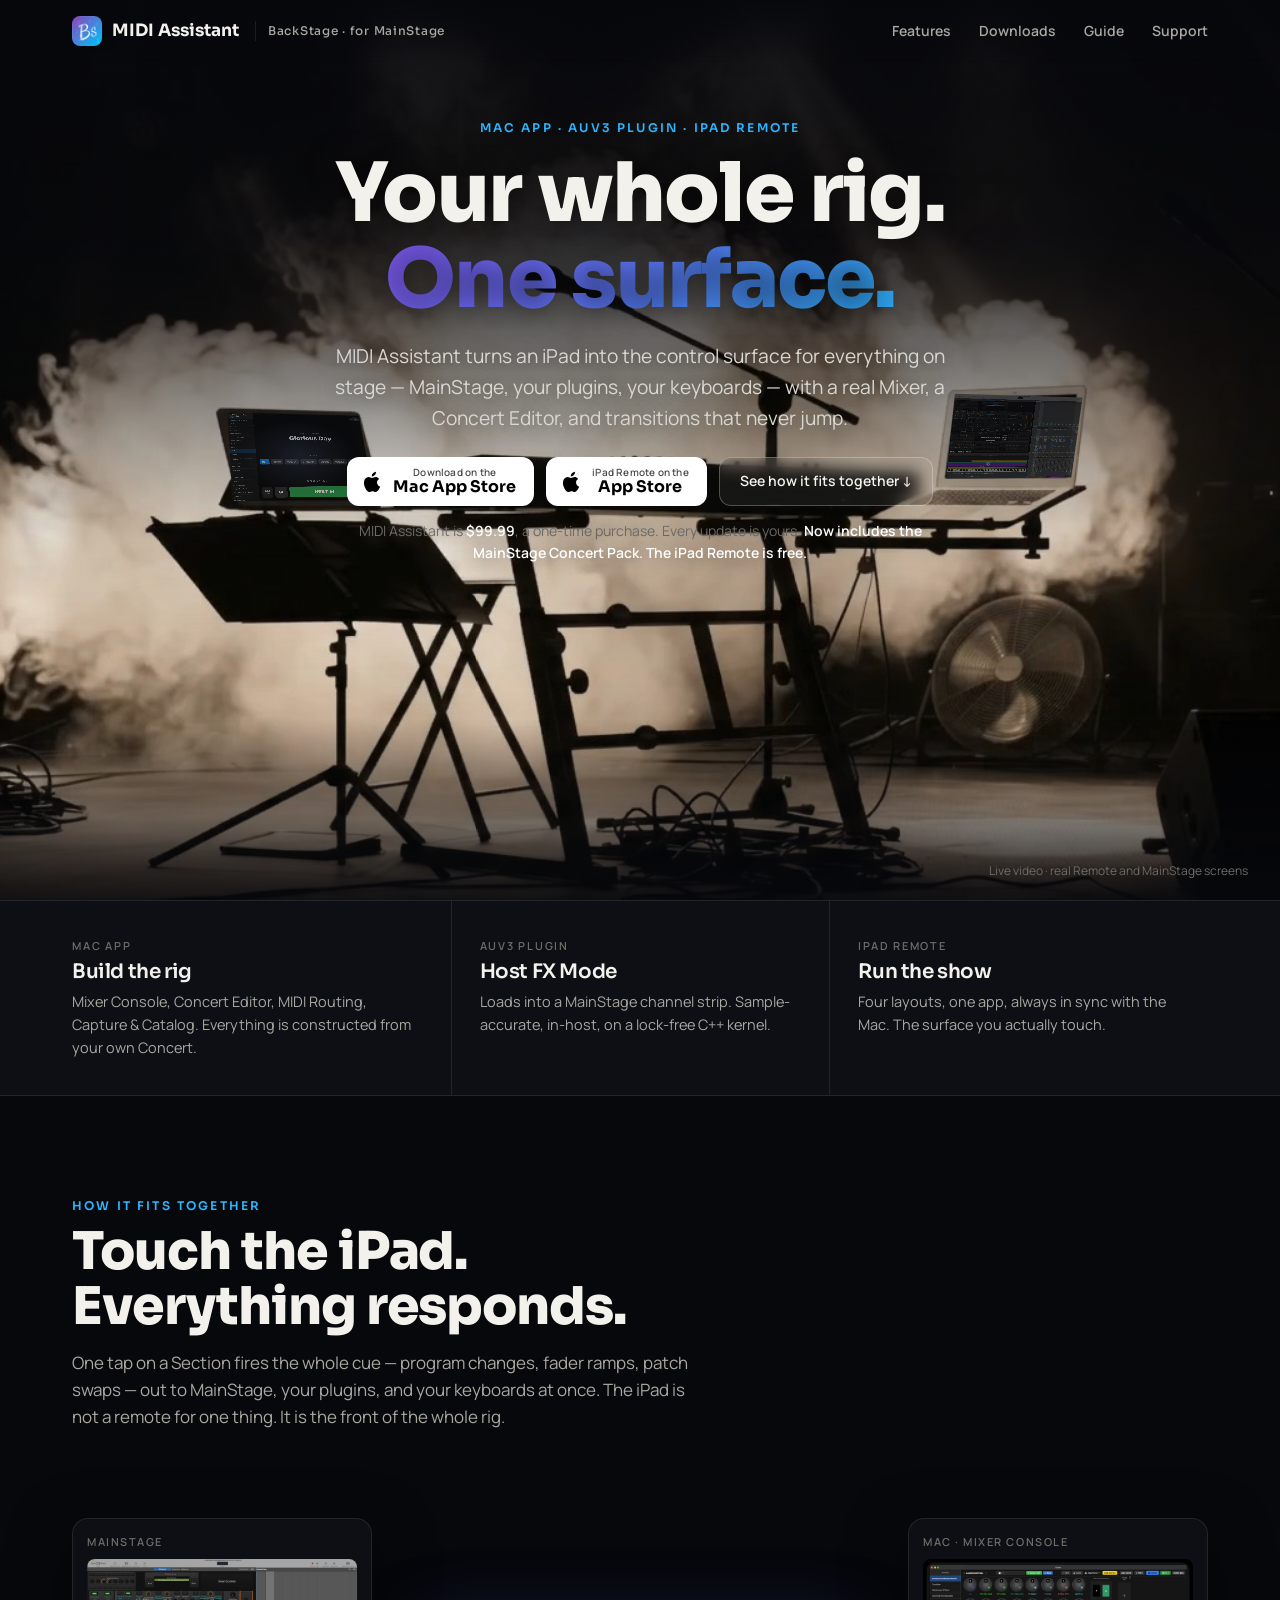
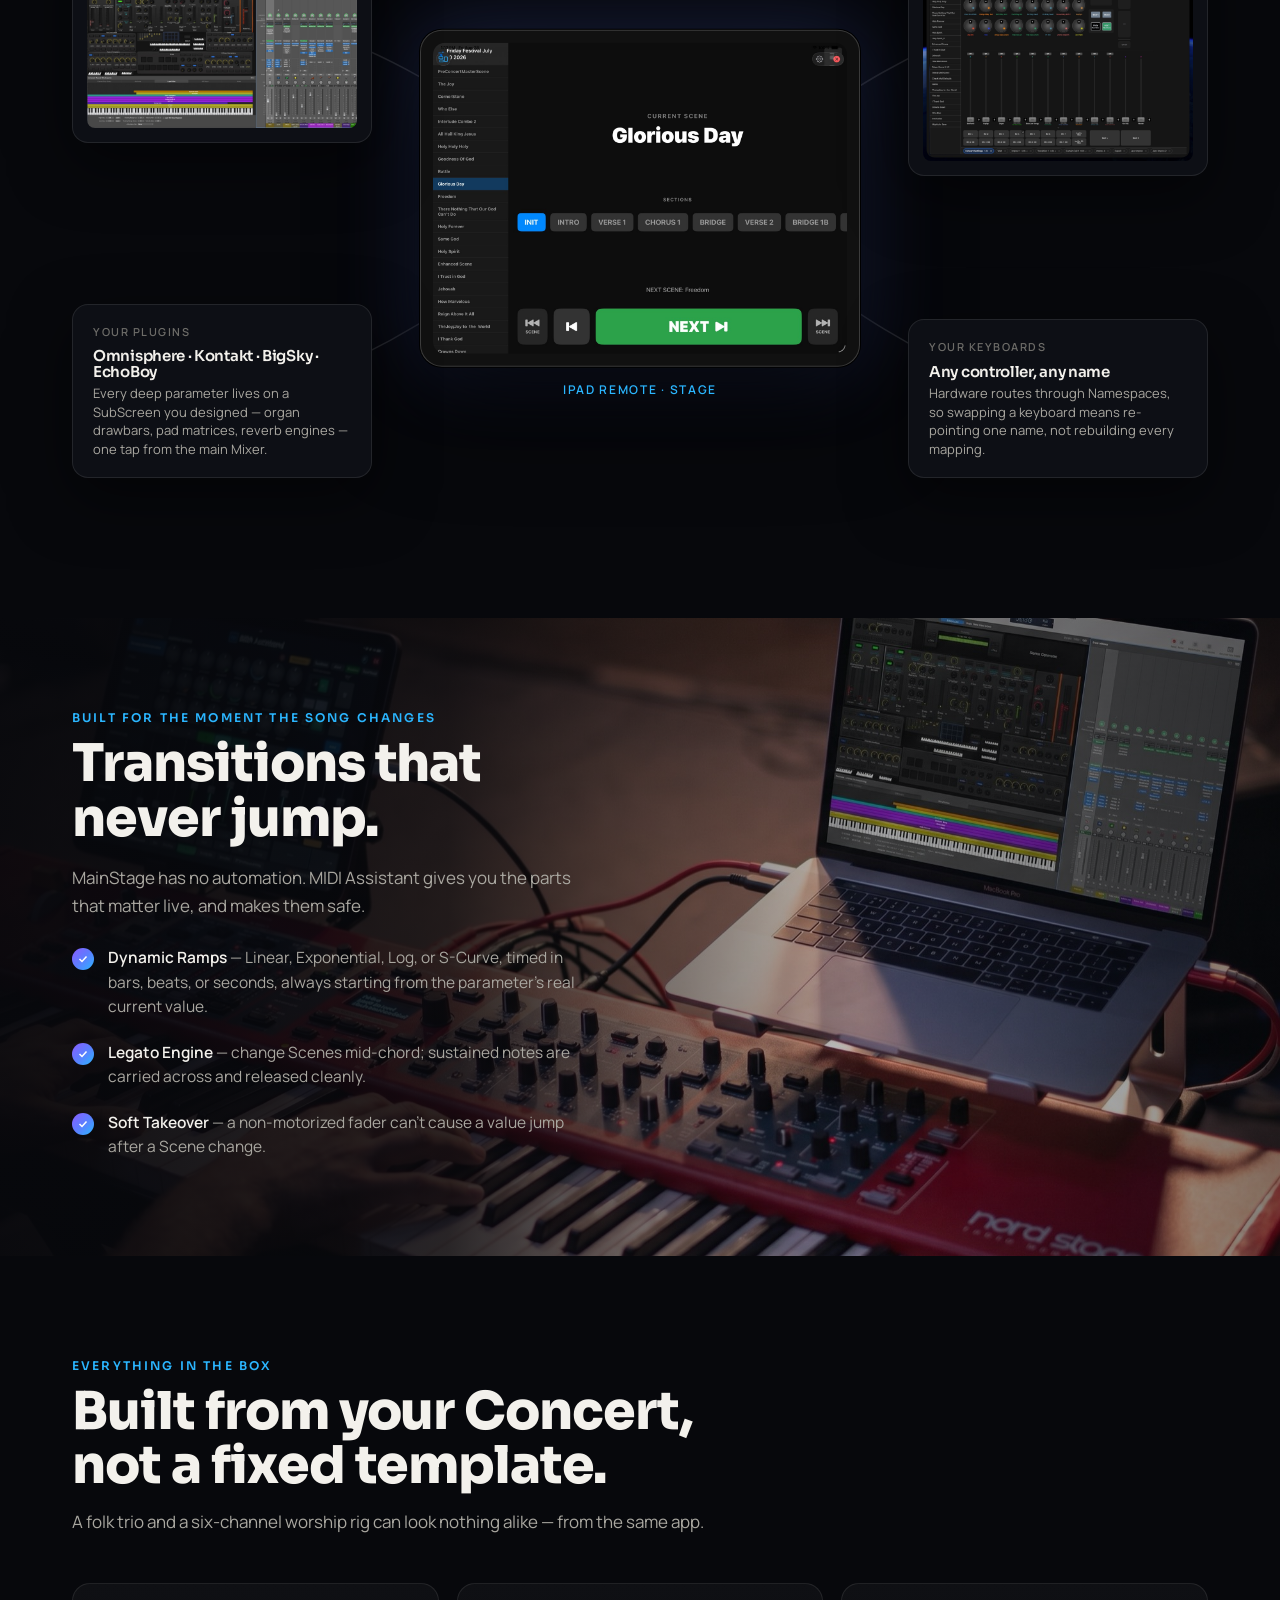
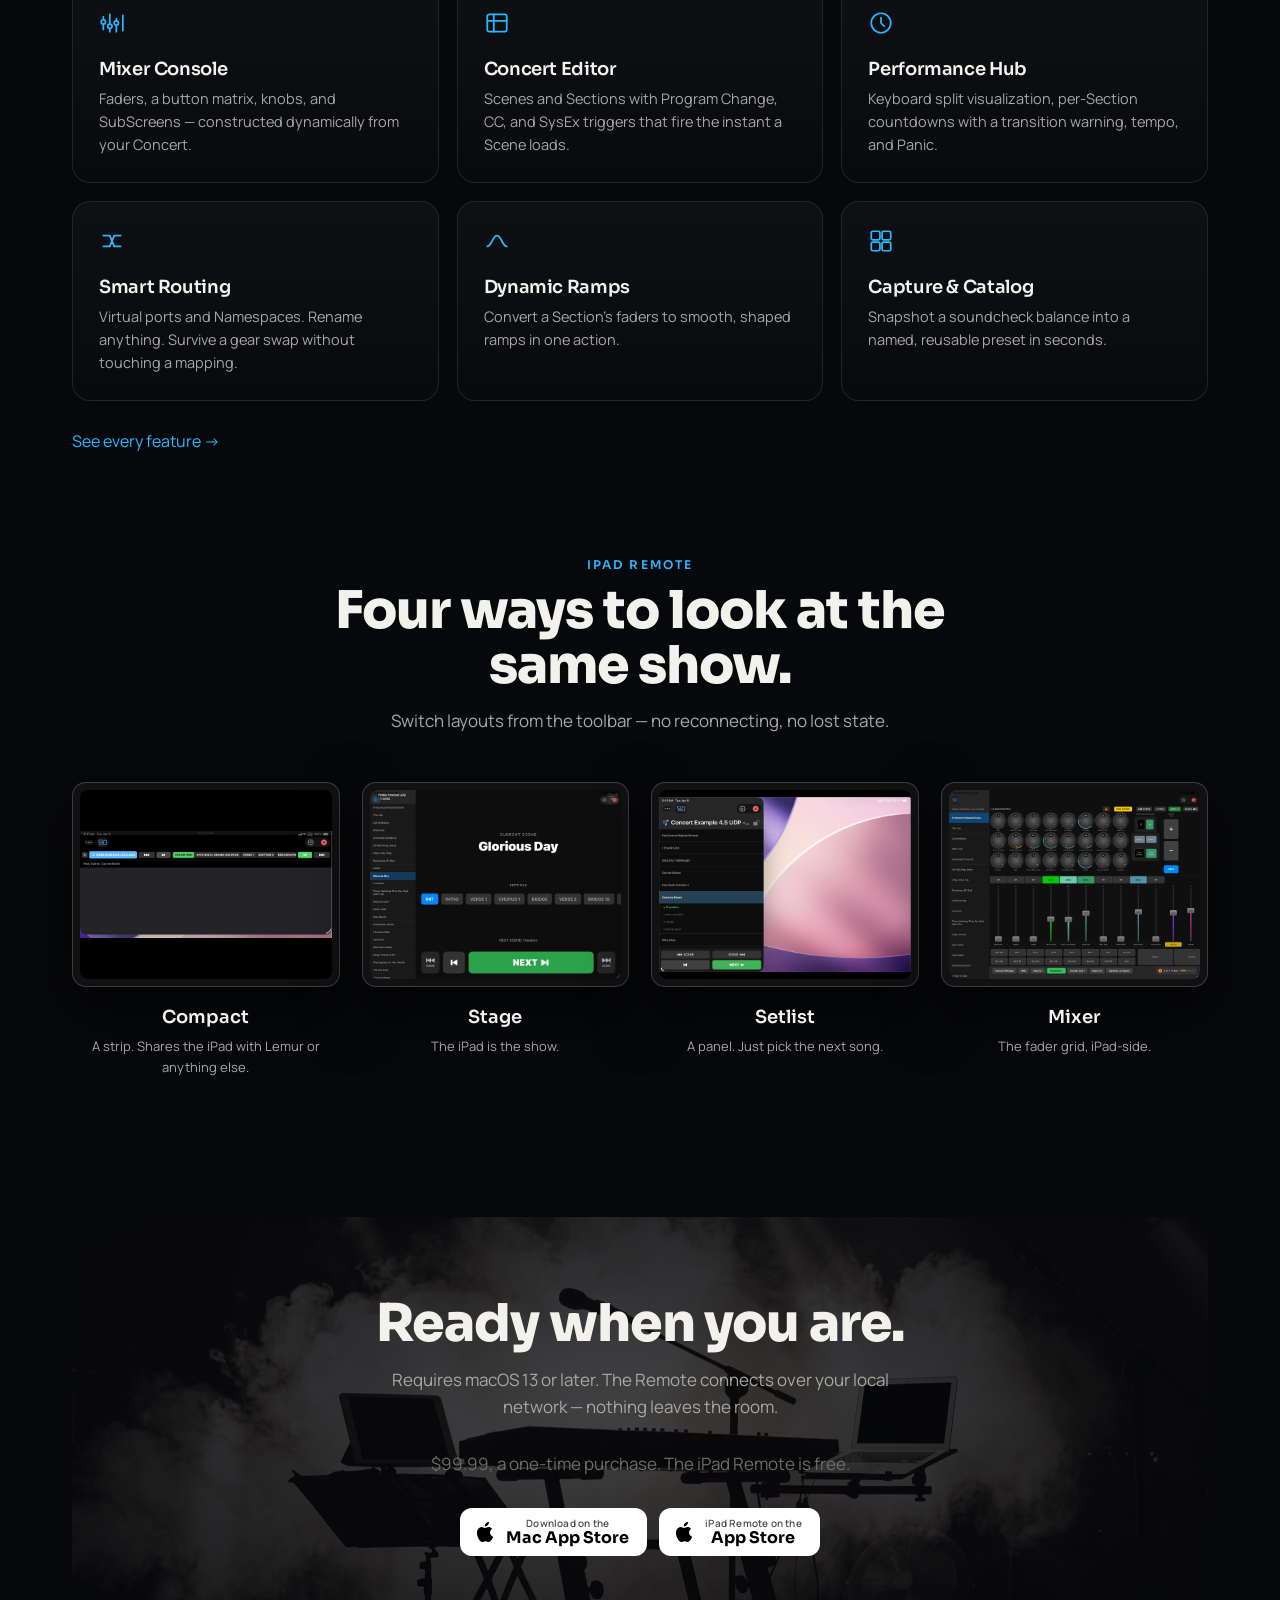
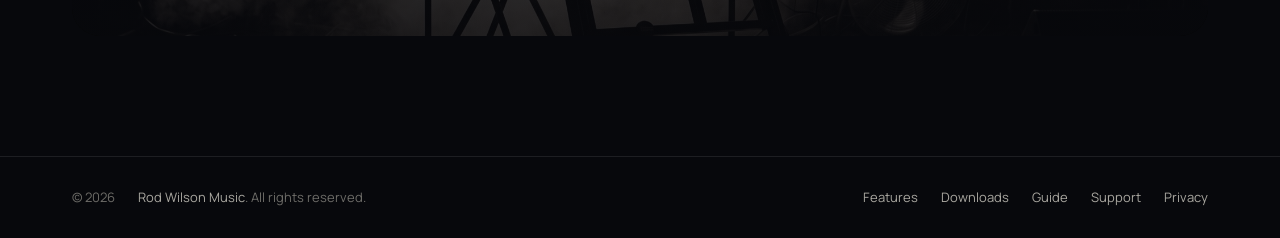
<file: index.html>
<!DOCTYPE html>
<html lang="en">
<head>
    <meta charset="UTF-8">
    <meta name="viewport" content="width=device-width, initial-scale=1.0">
    <title>MIDI Assistant — Your whole rig. One surface.</title>
    <meta name="description" content="MIDI Assistant turns an iPad into the control surface for everything on stage — MainStage, your plugins, your keyboards — with a real Mixer, a Concert Editor, and transitions that never jump. Mac app, AUv3 plugin, and iPad Remote.">
    <meta property="og:title" content="MIDI Assistant — Your whole rig. One surface.">
    <meta property="og:description" content="A real Mixer, a Concert Editor, and a live Performance Hub for your MainStage rig, with an iPad Remote that stays perfectly in sync.">
    <meta property="og:image" content="assets/stage-still.jpg">
    <link rel="icon" type="image/png" href="assets/icon-mac-256.png">
    <link rel="stylesheet" href="style.css">
</head>
<body>
    <nav>
        <div class="wrap">
            <a class="brand" href="index.html"><img src="assets/icon-mac-256.png" alt="">MIDI Assistant <small>BackStage · for MainStage</small></a>
            <div class="links">
                <a href="features.html">Features</a>
                <a href="downloads.html">Downloads</a>
                <a href="guide.html">Guide</a>
                <a href="support.html">Support</a>
            </div>
        </div>
    </nav>

    <main>
        <section class="hero" id="hero">
            <div class="stage" id="stage">
                <video muted playsinline preload="auto" src="assets/stage-loop.mp4"></video>
                <video muted playsinline preload="auto" src="assets/stage-loop.mp4"></video>
                <img class="screen" id="scr" src="assets/remote-full-stage.jpg" alt="">
                <img class="screen lap" id="lap" src="assets/mac-mainstage.jpg" alt="">
                <div class="glow" id="glw"></div>
            </div>
            <div class="scrim"></div>
            <div class="wrap">
                <span class="eyebrow">Mac app · AUv3 plugin · iPad Remote</span>
                <h1>Your whole rig.<br><span class="grad">One surface.</span></h1>
                <p class="lead">MIDI Assistant turns an iPad into the control surface for everything on stage — MainStage, your plugins, your keyboards — with a real Mixer, a Concert Editor, and transitions that never jump.</p>
                <div class="ctas">
                    <a class="store" data-store="mac" href="https://apps.apple.com/us/app/backstage-midiassistant/id6769863515?mt=12"><svg viewBox="0 0 24 24" fill="currentColor" aria-hidden="true"><path d="M16.365 1.43c0 1.14-.42 2.2-1.24 3.05-.98 1.03-2.17 1.62-3.36 1.52a3.4 3.4 0 0 1-.02-.42c0-1.1.47-2.27 1.31-3.11.42-.45.96-.82 1.61-1.11.65-.29 1.26-.45 1.84-.48.02.18.03.36.03.55zM20.9 17.22c-.48 1.1-.71 1.6-1.33 2.58-.87 1.36-2.09 3.06-3.6 3.07-1.35.01-1.7-.88-3.53-.87-1.83.01-2.21.88-3.56.87-1.51-.02-2.67-1.55-3.54-2.91C2.9 16.14 2.64 11.68 4.09 9.3c1.03-1.68 2.66-2.67 4.19-2.67 1.56 0 2.54.88 3.83.88 1.25 0 2.01-.88 3.81-.88 1.36 0 2.81.74 3.84 2.02-3.37 1.85-2.82 6.66 1.14 8.57z"/></svg><div><small>Download on the</small><b>Mac App Store</b></div></a>
                    <a class="store" data-store="ipad" href="https://apps.apple.com/us/app/midiassistant-remote/id6785053481"><svg viewBox="0 0 24 24" fill="currentColor" aria-hidden="true"><path d="M16.365 1.43c0 1.14-.42 2.2-1.24 3.05-.98 1.03-2.17 1.62-3.36 1.52a3.4 3.4 0 0 1-.02-.42c0-1.1.47-2.27 1.31-3.11.42-.45.96-.82 1.61-1.11.65-.29 1.26-.45 1.84-.48.02.18.03.36.03.55zM20.9 17.22c-.48 1.1-.71 1.6-1.33 2.58-.87 1.36-2.09 3.06-3.6 3.07-1.35.01-1.7-.88-3.53-.87-1.83.01-2.21.88-3.56.87-1.51-.02-2.67-1.55-3.54-2.91C2.9 16.14 2.64 11.68 4.09 9.3c1.03-1.68 2.66-2.67 4.19-2.67 1.56 0 2.54.88 3.83.88 1.25 0 2.01-.88 3.81-.88 1.36 0 2.81.74 3.84 2.02-3.37 1.85-2.82 6.66 1.14 8.57z"/></svg><div><small>iPad Remote on the</small><b>App Store</b></div></a>
                    <a class="btn ghost" href="#flow">See how it fits together ↓</a>
                </div>
                <p class="pricing">MIDI Assistant is <strong>$99.99</strong>, a one-time purchase. Every update is yours. <strong>Now includes the MainStage Concert Pack.</strong> <strong>The iPad Remote is free.</strong></p>
            </div>
            <div class="note">Live video · real Remote and MainStage screens</div>
        </section>

        <section class="strip"><div class="wrap">
            <div class="cell"><div class="tag">Mac app</div><h3>Build the rig</h3><p>Mixer Console, Concert Editor, MIDI Routing, Capture &amp; Catalog. Everything is constructed from your own Concert.</p></div>
            <div class="cell"><div class="tag">AUv3 plugin</div><h3>Host FX Mode</h3><p>Loads into a MainStage channel strip. Sample-accurate, in-host, on a lock-free C++ kernel.</p></div>
            <div class="cell"><div class="tag">iPad Remote</div><h3>Run the show</h3><p>Four layouts, one app, always in sync with the Mac. The surface you actually touch.</p></div>
        </div></section>

        <section id="flow"><div class="wrap">
            <div class="section-head">
                <span class="eyebrow">How it fits together</span>
                <h2>Touch the iPad.<br>Everything responds.</h2>
                <p>One tap on a Section fires the whole cue — program changes, fader ramps, patch swaps — out to MainStage, your plugins, and your keyboards at once. The iPad is not a remote for one thing. It is the front of the whole rig.</p>
            </div>
            <div class="diagram">
                <svg viewBox="0 0 1200 640" preserveAspectRatio="none">
                    <path d="M600 320 C 520 320, 420 200, 250 150"/>
                    <path d="M600 320 C 700 320, 800 200, 960 150"/>
                    <path d="M600 320 C 520 320, 420 440, 250 500"/>
                    <path d="M600 320 C 700 320, 800 440, 960 500"/>
                </svg>
                <span class="pulse" style="offset-path:path('M600 320 C 520 320, 420 200, 250 150');animation-delay:0s"></span>
                <span class="pulse" style="offset-path:path('M600 320 C 700 320, 800 200, 960 150');animation-delay:.8s"></span>
                <span class="pulse" style="offset-path:path('M600 320 C 520 320, 420 440, 250 500');animation-delay:1.6s"></span>
                <span class="pulse" style="offset-path:path('M600 320 C 700 320, 800 440, 960 500');animation-delay:2.4s"></span>
                <div class="ipad"><img src="assets/remote-full-stage.jpg" alt="MIDI Assistant Remote, Stage layout"><div class="lab">iPad Remote · Stage</div></div>
                <div class="node" style="left:0;top:40px;width:300px"><div class="lab">MainStage</div><img src="assets/mac-mainstage.jpg" alt="MainStage with the MIDI Assistant plugin loaded"></div>
                <div class="node" style="right:0;top:40px;width:300px"><div class="lab">Mac · Mixer Console</div><img src="assets/mac-mixer.jpg" alt="MIDI Assistant Mixer Console"></div>
                <div class="node text" style="left:0;bottom:40px;width:300px"><div class="lab">Your plugins</div><h4>Omnisphere · Kontakt · BigSky · EchoBoy</h4><p>Every deep parameter lives on a SubScreen you designed — organ drawbars, pad matrices, reverb engines — one tap from the main Mixer.</p></div>
                <div class="node text" style="right:0;bottom:40px;width:300px"><div class="lab">Your keyboards</div><h4>Any controller, any name</h4><p>Hardware routes through Namespaces, so swapping a keyboard means re-pointing one name, not rebuilding every mapping.</p></div>
            </div>
        </div></section>

        <section class="band">
            <div class="bg"></div><div class="scrim"></div>
            <div class="wrap">
                <span class="eyebrow">Built for the moment the song changes</span>
                <h2>Transitions that never jump.</h2>
                <p style="max-width:500px;font-size:17px">MainStage has no automation. MIDI Assistant gives you the parts that matter live, and makes them safe.</p>
                <ul>
                    <li><i><svg viewBox="0 0 24 24"><path d="M5 12l5 5L19 7"/></svg></i><span><strong>Dynamic Ramps</strong> — Linear, Exponential, Log, or S-Curve, timed in bars, beats, or seconds, always starting from the parameter's real current value.</span></li>
                    <li><i><svg viewBox="0 0 24 24"><path d="M5 12l5 5L19 7"/></svg></i><span><strong>Legato Engine</strong> — change Scenes mid-chord; sustained notes are carried across and released cleanly.</span></li>
                    <li><i><svg viewBox="0 0 24 24"><path d="M5 12l5 5L19 7"/></svg></i><span><strong>Soft Takeover</strong> — a non-motorized fader can't cause a value jump after a Scene change.</span></li>
                </ul>
            </div>
        </section>

        <section><div class="wrap">
            <div class="section-head">
                <span class="eyebrow">Everything in the box</span>
                <h2>Built from your Concert, not a fixed template.</h2>
                <p>A folk trio and a six-channel worship rig can look nothing alike — from the same app.</p>
            </div>
            <div class="grid cols-3">
                <div class="card"><svg class="ic" viewBox="0 0 24 24"><path d="M4 6v12M10 4v16M16 8v12M22 5v14"/><circle cx="4" cy="11" r="2" fill="#0d0f15"/><circle cx="10" cy="15" r="2" fill="#0d0f15"/><circle cx="16" cy="12" r="2" fill="#0d0f15"/></svg><h3>Mixer Console</h3><p>Faders, a button matrix, knobs, and SubScreens — constructed dynamically from your Concert.</p></div>
                <div class="card"><svg class="ic" viewBox="0 0 24 24"><rect x="3" y="4" width="18" height="16" rx="2"/><path d="M3 10h18M9 4v16"/></svg><h3>Concert Editor</h3><p>Scenes and Sections with Program Change, CC, and SysEx triggers that fire the instant a Scene loads.</p></div>
                <div class="card"><svg class="ic" viewBox="0 0 24 24"><circle cx="12" cy="12" r="9"/><path d="M12 7v5l3 3"/></svg><h3>Performance Hub</h3><p>Keyboard split visualization, per-Section countdowns with a transition warning, tempo, and Panic.</p></div>
                <div class="card"><svg class="ic" viewBox="0 0 24 24"><path d="M4 7h6l4 10h6M4 17h6l4-10h6"/></svg><h3>Smart Routing</h3><p>Virtual ports and Namespaces. Rename anything. Survive a gear swap without touching a mapping.</p></div>
                <div class="card"><svg class="ic" viewBox="0 0 24 24"><path d="M3 17c4 0 5-10 9-10s5 10 9 10"/></svg><h3>Dynamic Ramps</h3><p>Convert a Section's faders to smooth, shaped ramps in one action.</p></div>
                <div class="card"><svg class="ic" viewBox="0 0 24 24"><rect x="3" y="3" width="8" height="8" rx="1.5"/><rect x="13" y="3" width="8" height="8" rx="1.5"/><rect x="3" y="13" width="8" height="8" rx="1.5"/><rect x="13" y="13" width="8" height="8" rx="1.5"/></svg><h3>Capture &amp; Catalog</h3><p>Snapshot a soundcheck balance into a named, reusable preset in seconds.</p></div>
            </div>
            <p style="margin-top:28px"><a href="features.html">See every feature →</a></p>
        </div></section>

        <section style="padding-top:0"><div class="wrap">
            <div class="section-head" style="text-align:center;margin:0 auto 48px">
                <span class="eyebrow">iPad Remote</span>
                <h2>Four ways to look at the same show.</h2>
                <p>Switch layouts from the toolbar — no reconnecting, no lost state.</p>
            </div>
            <div class="row4">
                <figure><div class="dev"><img src="assets/remote-compact.jpg" alt="Remote, Compact layout"></div><figcaption>Compact<small>A strip. Shares the iPad with Lemur or anything else.</small></figcaption></figure>
                <figure><div class="dev"><img src="assets/remote-full-stage.jpg" alt="Remote, Stage layout"></div><figcaption>Stage<small>The iPad is the show.</small></figcaption></figure>
                <figure><div class="dev"><img src="assets/remote-setlist.jpg" alt="Remote, Setlist layout"></div><figcaption>Setlist<small>A panel. Just pick the next song.</small></figcaption></figure>
                <figure><div class="dev"><img src="assets/remote-mixer.jpg" alt="Remote, Mixer layout"></div><figcaption>Mixer<small>The fader grid, iPad-side.</small></figcaption></figure>
            </div>
        </div></section>

        <section class="cta"><div class="wrap"><div class="box">
            <div class="bg"></div><div class="scrim"></div>
            <div class="in">
                <h2>Ready when you are.</h2>
                <p>Requires macOS 13 or later. The Remote connects over your local network — nothing leaves the room.</p>
                <p class="pricing">$99.99, a one-time purchase. The iPad Remote is free.</p>
                <div class="ctas">
                    <a class="store" data-store="mac" href="https://apps.apple.com/us/app/backstage-midiassistant/id6769863515?mt=12"><svg viewBox="0 0 24 24" fill="currentColor" aria-hidden="true"><path d="M16.365 1.43c0 1.14-.42 2.2-1.24 3.05-.98 1.03-2.17 1.62-3.36 1.52a3.4 3.4 0 0 1-.02-.42c0-1.1.47-2.27 1.31-3.11.42-.45.96-.82 1.61-1.11.65-.29 1.26-.45 1.84-.48.02.18.03.36.03.55zM20.9 17.22c-.48 1.1-.71 1.6-1.33 2.58-.87 1.36-2.09 3.06-3.6 3.07-1.35.01-1.7-.88-3.53-.87-1.83.01-2.21.88-3.56.87-1.51-.02-2.67-1.55-3.54-2.91C2.9 16.14 2.64 11.68 4.09 9.3c1.03-1.68 2.66-2.67 4.19-2.67 1.56 0 2.54.88 3.83.88 1.25 0 2.01-.88 3.81-.88 1.36 0 2.81.74 3.84 2.02-3.37 1.85-2.82 6.66 1.14 8.57z"/></svg><div><small>Download on the</small><b>Mac App Store</b></div></a>
                    <a class="store" data-store="ipad" href="https://apps.apple.com/us/app/midiassistant-remote/id6785053481"><svg viewBox="0 0 24 24" fill="currentColor" aria-hidden="true"><path d="M16.365 1.43c0 1.14-.42 2.2-1.24 3.05-.98 1.03-2.17 1.62-3.36 1.52a3.4 3.4 0 0 1-.02-.42c0-1.1.47-2.27 1.31-3.11.42-.45.96-.82 1.61-1.11.65-.29 1.26-.45 1.84-.48.02.18.03.36.03.55zM20.9 17.22c-.48 1.1-.71 1.6-1.33 2.58-.87 1.36-2.09 3.06-3.6 3.07-1.35.01-1.7-.88-3.53-.87-1.83.01-2.21.88-3.56.87-1.51-.02-2.67-1.55-3.54-2.91C2.9 16.14 2.64 11.68 4.09 9.3c1.03-1.68 2.66-2.67 4.19-2.67 1.56 0 2.54.88 3.83.88 1.25 0 2.01-.88 3.81-.88 1.36 0 2.81.74 3.84 2.02-3.37 1.85-2.82 6.66 1.14 8.57z"/></svg><div><small>iPad Remote on the</small><b>App Store</b></div></a>
                </div>
            </div>
        </div></div></section>
    </main>

    <footer>
        <div class="wrap">
            <div>&copy; 2026 <a href="https://rodwilsonmusic.com">Rod Wilson Music</a>. All rights reserved.</div>
            <div>
                <a href="features.html">Features</a>
                <a href="downloads.html">Downloads</a>
                <a href="guide.html">Guide</a>
                <a href="support.html">Support</a>
                <a href="privacy.html">Privacy</a>
            </div>
        </div>
    </footer>
    <script src="site.js"></script>
</body>
</html>
</file>
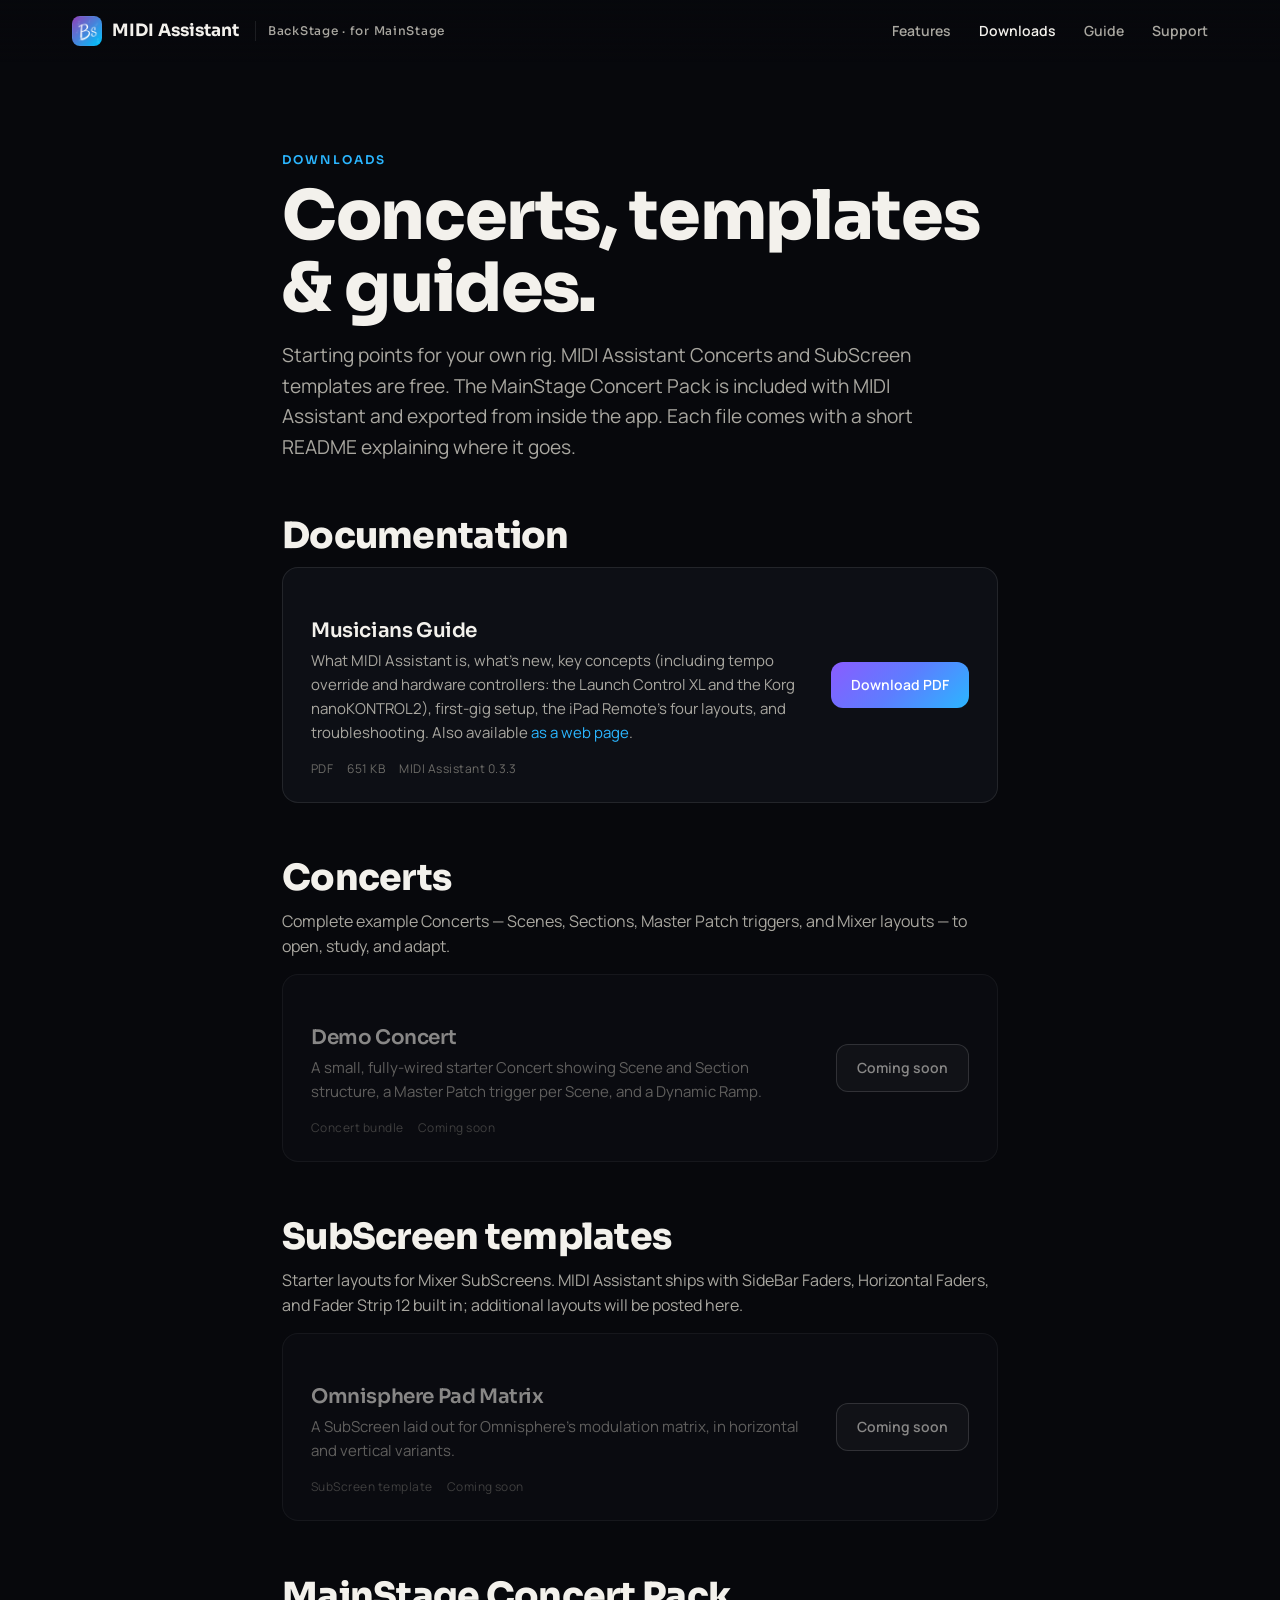
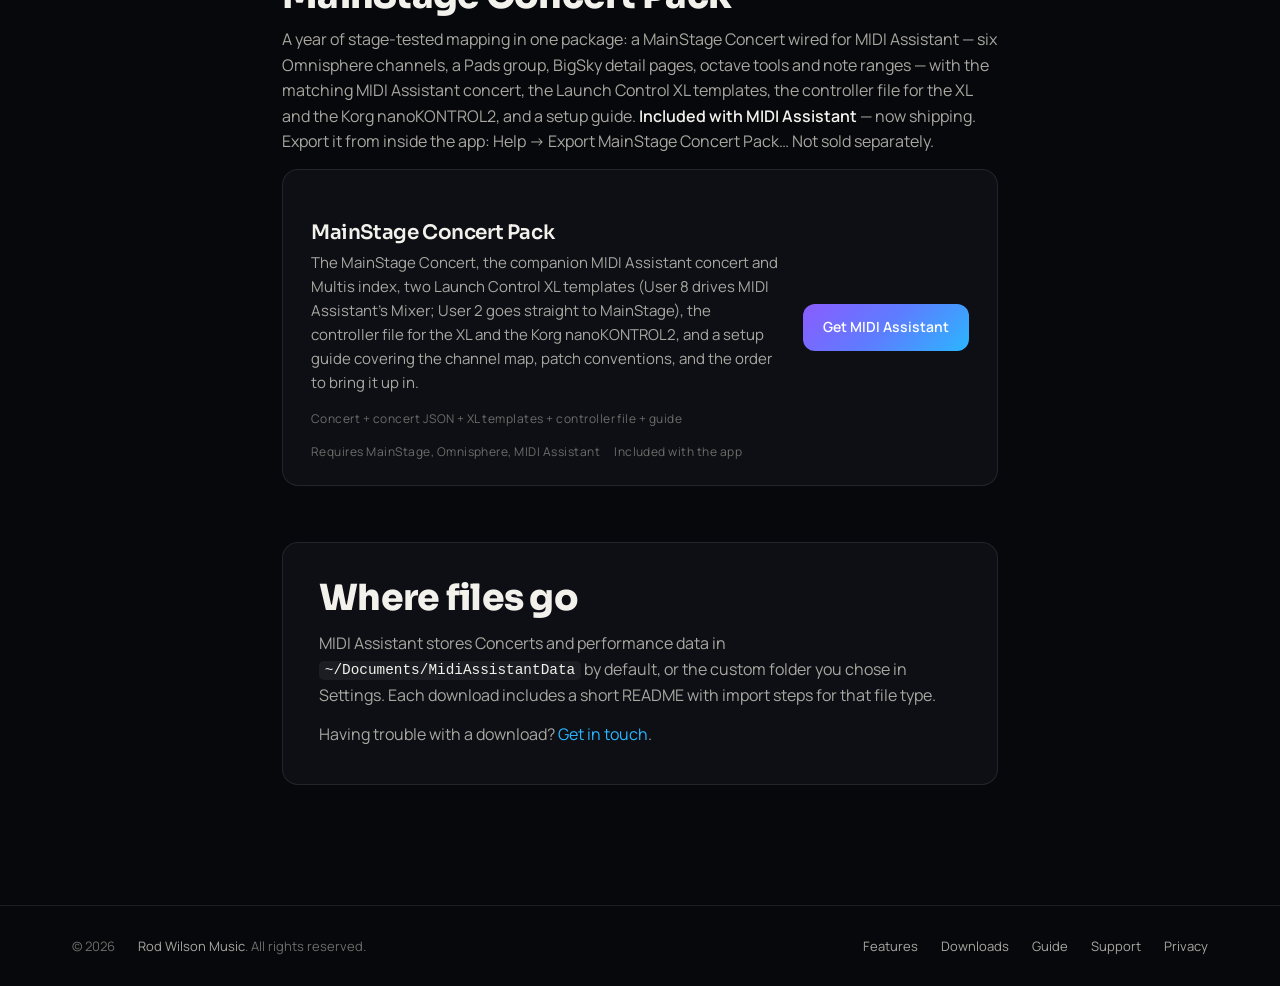
<file: downloads.html>
<!DOCTYPE html>
<html lang="en">
<head>
    <meta charset="UTF-8">
    <meta name="viewport" content="width=device-width, initial-scale=1.0">
    <title>Downloads | MIDI Assistant</title>
    <meta name="description" content="Free Concerts, SubScreen templates and the Musicians Guide for MIDI Assistant, plus the MainStage Concert Pack included with the app.">
    <link rel="icon" type="image/png" href="assets/icon-mac-256.png">
    <link rel="stylesheet" href="style.css">
</head>
<body>
    <nav>
        <div class="wrap">
            <a class="brand" href="index.html"><img src="assets/icon-mac-256.png" alt="">MIDI Assistant <small>BackStage · for MainStage</small></a>
            <div class="links">
                <a href="features.html">Features</a>
                <a href="downloads.html">Downloads</a>
                <a href="guide.html">Guide</a>
                <a href="support.html">Support</a>
            </div>
        </div>
    </nav>

    <main><div class="wrap doc" style="padding-bottom:100px">
        <header class="page-head" style="padding-left:0;padding-right:0">
            <span class="eyebrow">Downloads</span>
            <h1>Concerts, templates &amp; guides.</h1>
            <p class="lead">Starting points for your own rig. MIDI Assistant Concerts and SubScreen templates are free. The MainStage Concert Pack is included with MIDI Assistant and exported from inside the app. Each file comes with a short README explaining where it goes.</p>
        </header>

        <section style="padding:0 0 56px">
            <h2 style="margin-bottom:12px">Documentation</h2>
            <div class="dl-list">
                <div class="dl">
                    <div>
                        <h3>Musicians Guide</h3>
                        <p>What MIDI Assistant is, what's new, key concepts (including tempo override and hardware controllers: the Launch Control XL and the Korg nanoKONTROL2), first-gig setup, the iPad Remote's four layouts, and troubleshooting. Also available <a href="guide.html">as a web page</a>.</p>
                        <div class="meta"><span>PDF</span><span>651 KB</span><span>MIDI Assistant 0.3.3</span></div>
                    </div>
                    <a class="btn" href="downloads/MIDI-Assistant-Musicians-Guide.pdf" download>Download PDF</a>
                </div>
            </div>
        </section>

        <section style="padding:0 0 56px">
            <h2 style="margin-bottom:12px">Concerts</h2>
            <p>Complete example Concerts — Scenes, Sections, Master Patch triggers, and Mixer layouts — to open, study, and adapt.</p>
            <div class="dl-list">
                <div class="dl soon">
                    <div>
                        <h3>Demo Concert</h3>
                        <p>A small, fully-wired starter Concert showing Scene and Section structure, a Master Patch trigger per Scene, and a Dynamic Ramp.</p>
                        <div class="meta"><span>Concert bundle</span><span>Coming soon</span></div>
                    </div>
                    <a class="btn ghost" href="#">Coming soon</a>
                </div>
            </div>
        </section>

        <section style="padding:0 0 56px">
            <h2 style="margin-bottom:12px">SubScreen templates</h2>
            <p>Starter layouts for Mixer SubScreens. MIDI Assistant ships with SideBar Faders, Horizontal Faders, and Fader Strip 12 built in; additional layouts will be posted here.</p>
            <div class="dl-list">
                <div class="dl soon">
                    <div>
                        <h3>Omnisphere Pad Matrix</h3>
                        <p>A SubScreen laid out for Omnisphere's modulation matrix, in horizontal and vertical variants.</p>
                        <div class="meta"><span>SubScreen template</span><span>Coming soon</span></div>
                    </div>
                    <a class="btn ghost" href="#">Coming soon</a>
                </div>
            </div>
        </section>

        <section style="padding:0 0 56px">
            <h2 style="margin-bottom:12px">MainStage Concert Pack</h2>
            <p>A year of stage-tested mapping in one package: a MainStage Concert wired for MIDI Assistant &mdash; six Omnisphere channels, a Pads group, BigSky detail pages, octave tools and note ranges &mdash; with the matching MIDI Assistant concert, the Launch Control XL templates, the controller file for the XL and the Korg nanoKONTROL2, and a setup guide. <strong>Included with MIDI Assistant</strong> &mdash; now shipping. Export it from inside the app: Help &rarr; Export MainStage Concert Pack&hellip; Not sold separately.</p>
            <div class="dl-list">
                <div class="dl">
                    <div>
                        <h3>MainStage Concert Pack</h3>
                        <p>The MainStage Concert, the companion MIDI Assistant concert and Multis index, two Launch Control XL templates (User 8 drives MIDI Assistant's Mixer; User 2 goes straight to MainStage), the controller file for the XL and the Korg nanoKONTROL2, and a setup guide covering the channel map, patch conventions, and the order to bring it up in.</p>
                        <div class="meta"><span>Concert + concert JSON + XL templates + controller file + guide</span><span>Requires MainStage, Omnisphere, MIDI Assistant</span><span>Included with the app</span></div>
                    </div>
                    <a class="btn" data-store="mac" href="https://apps.apple.com/us/app/backstage-midiassistant/id6769863515?mt=12">Get MIDI Assistant</a>
                </div>
            </div>
        </section>

        <section class="panel" style="padding:36px">
            <h2>Where files go</h2>
            <p>MIDI Assistant stores Concerts and performance data in <code>~/Documents/MidiAssistantData</code> by default, or the custom folder you chose in Settings. Each download includes a short README with import steps for that file type.</p>
            <p style="margin-bottom:0">Having trouble with a download? <a href="support.html">Get in touch</a>.</p>
        </section>
        </div></main>

    <footer>
        <div class="wrap">
            <div>&copy; 2026 <a href="https://rodwilsonmusic.com">Rod Wilson Music</a>. All rights reserved.</div>
            <div>
                <a href="features.html">Features</a>
                <a href="downloads.html">Downloads</a>
                <a href="guide.html">Guide</a>
                <a href="support.html">Support</a>
                <a href="privacy.html">Privacy</a>
            </div>
        </div>
    </footer>
    <script src="site.js"></script>
</body>
</html>
</file>
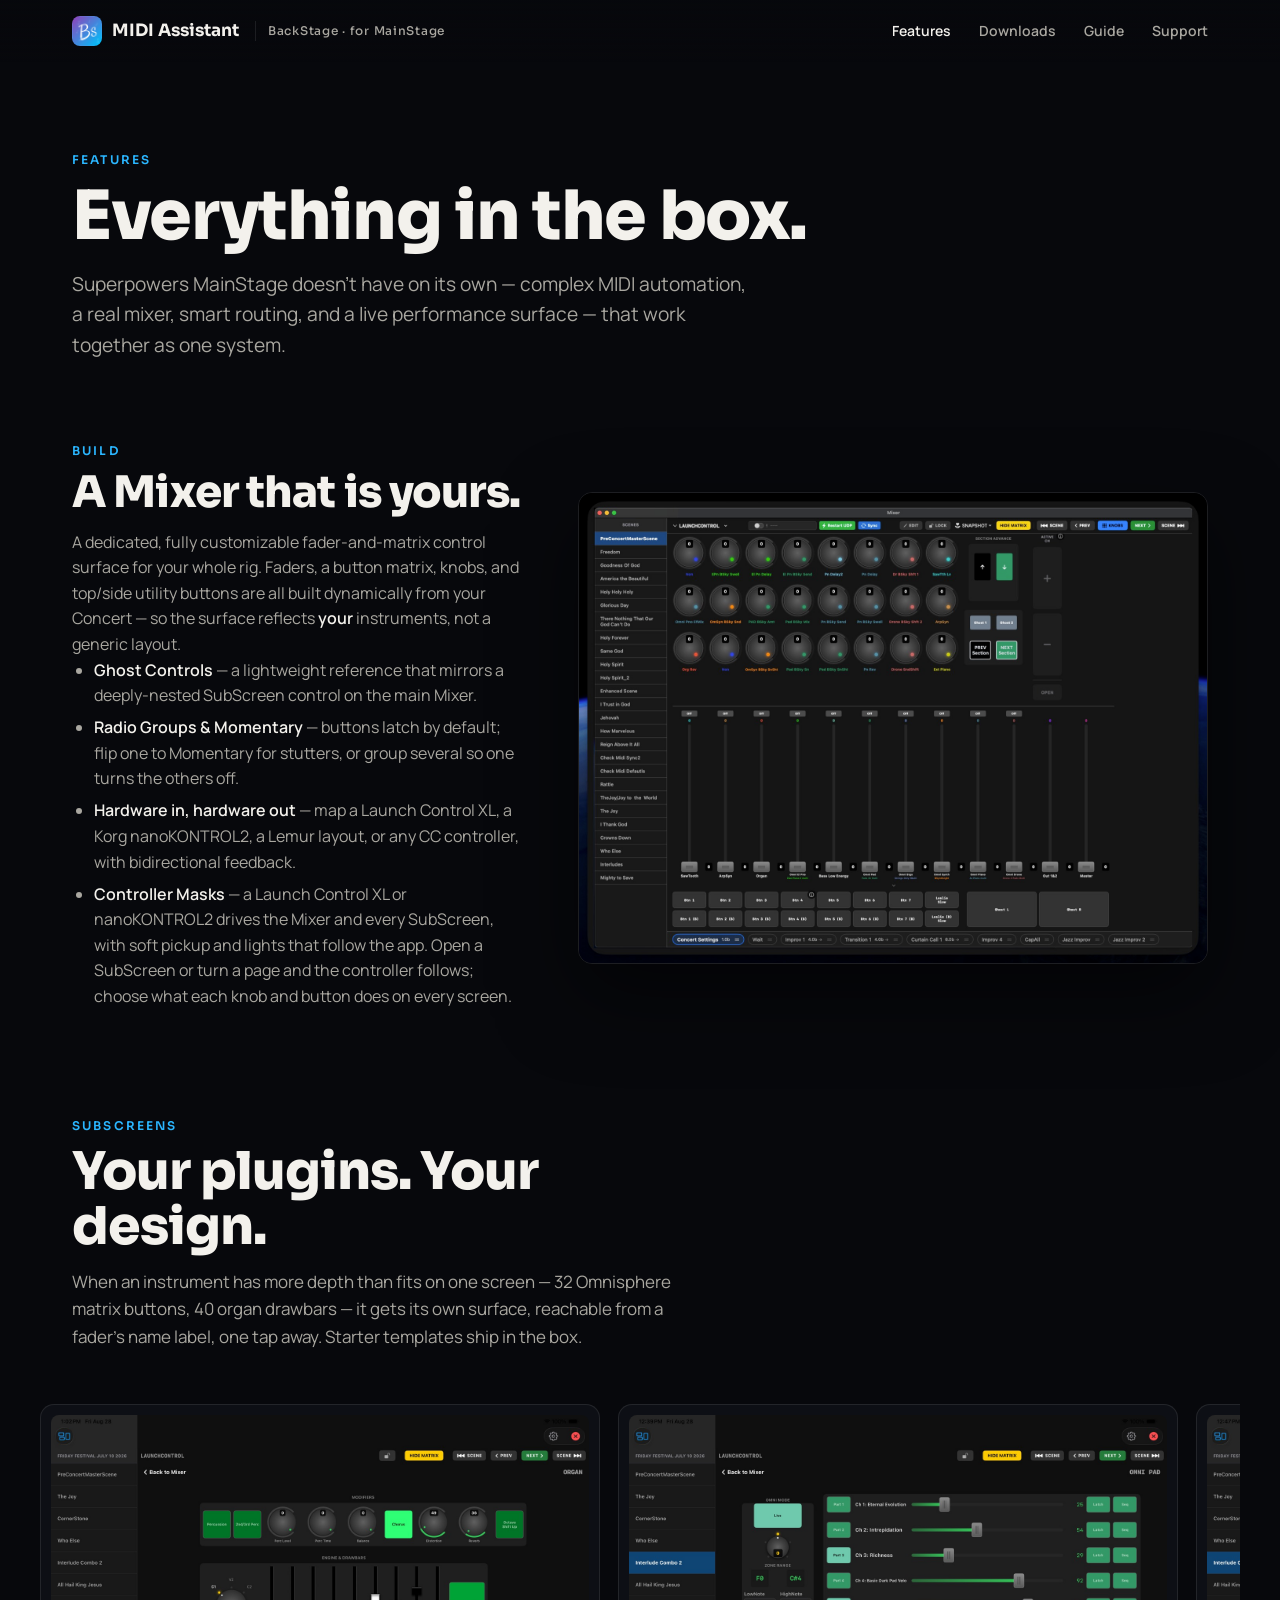
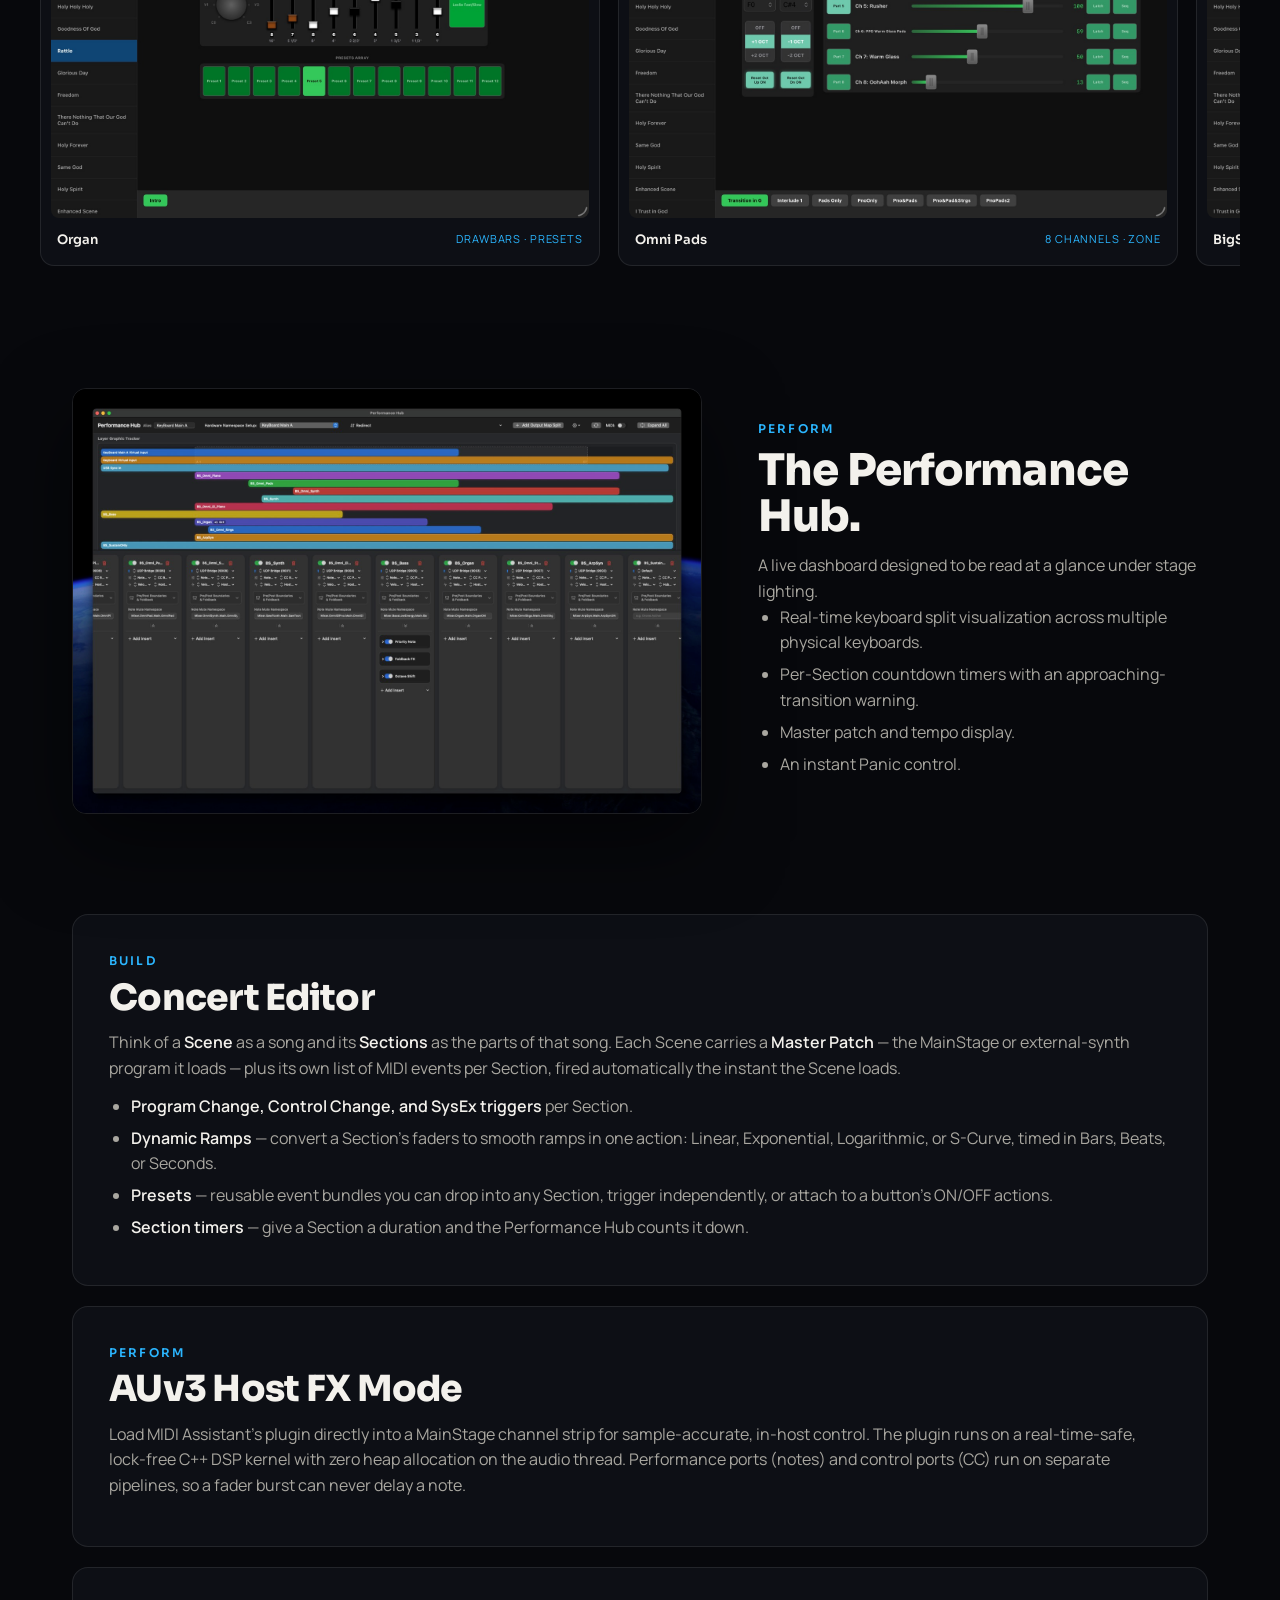
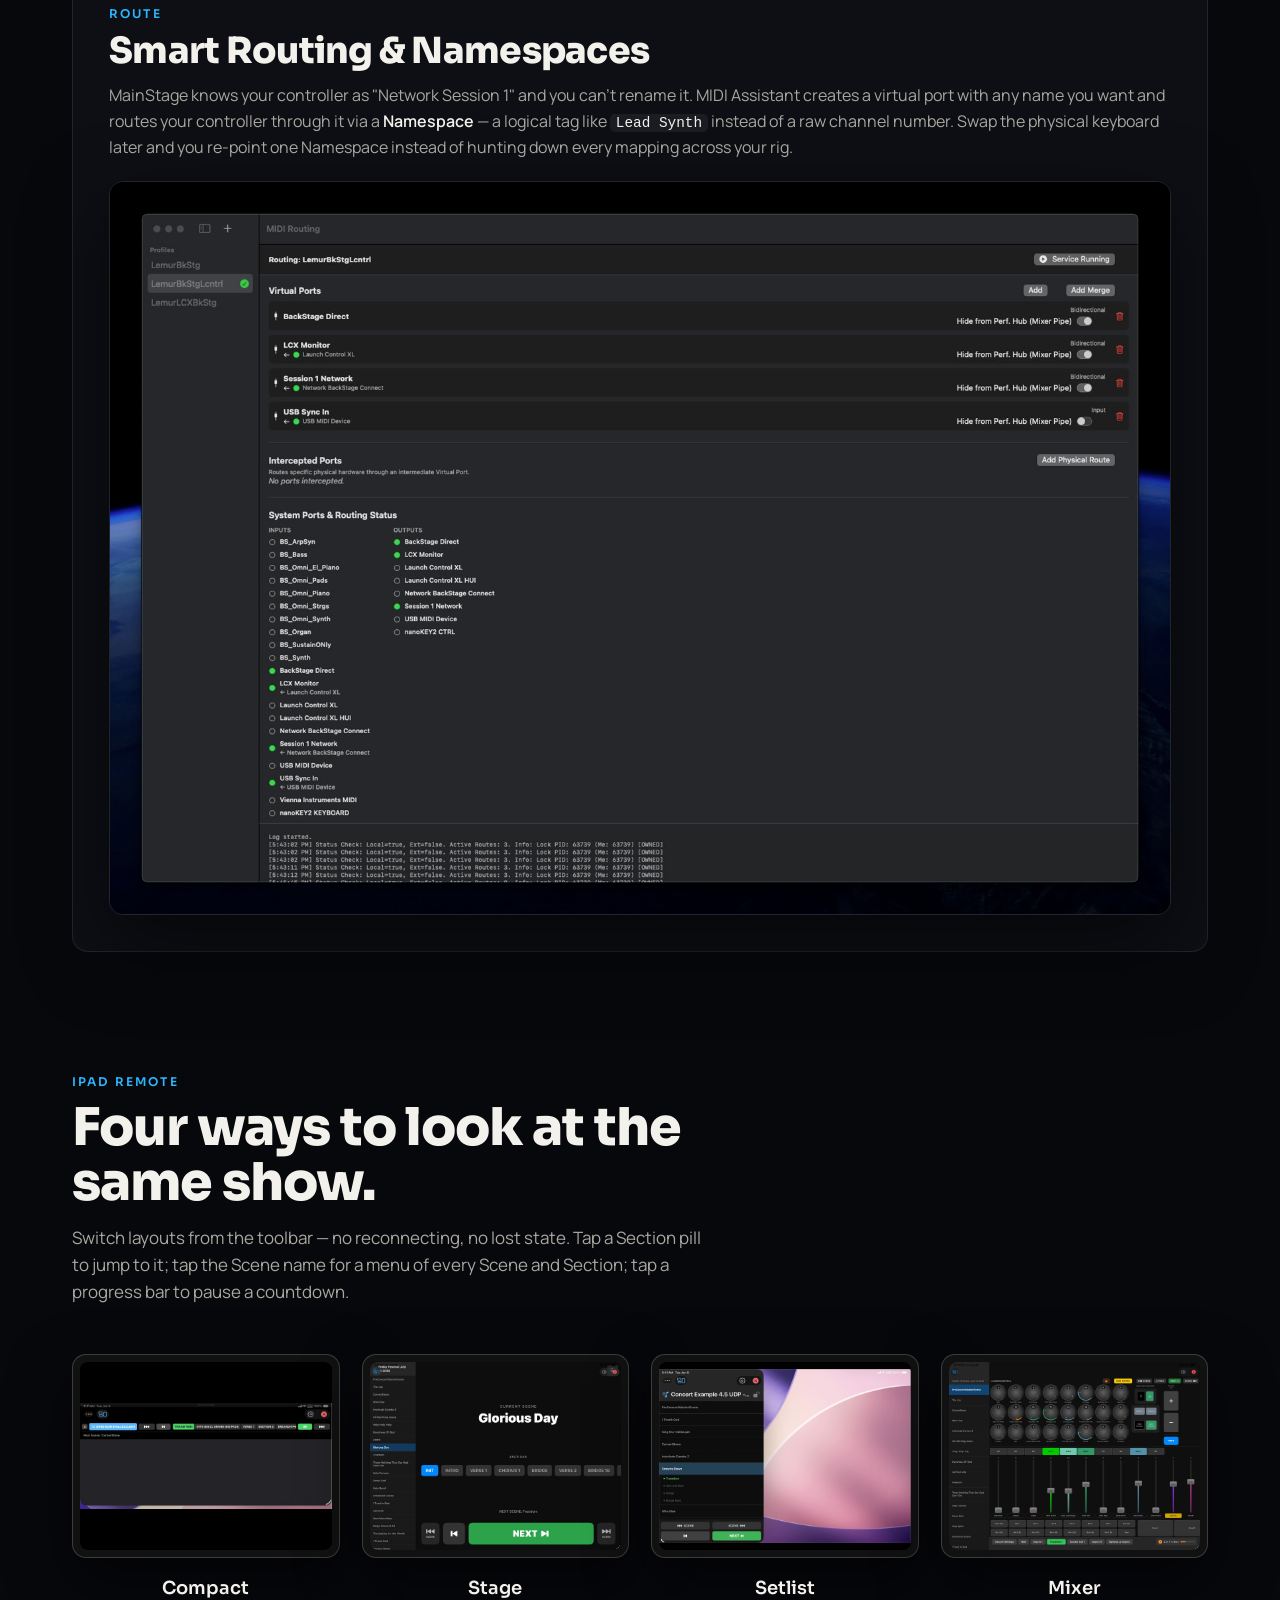
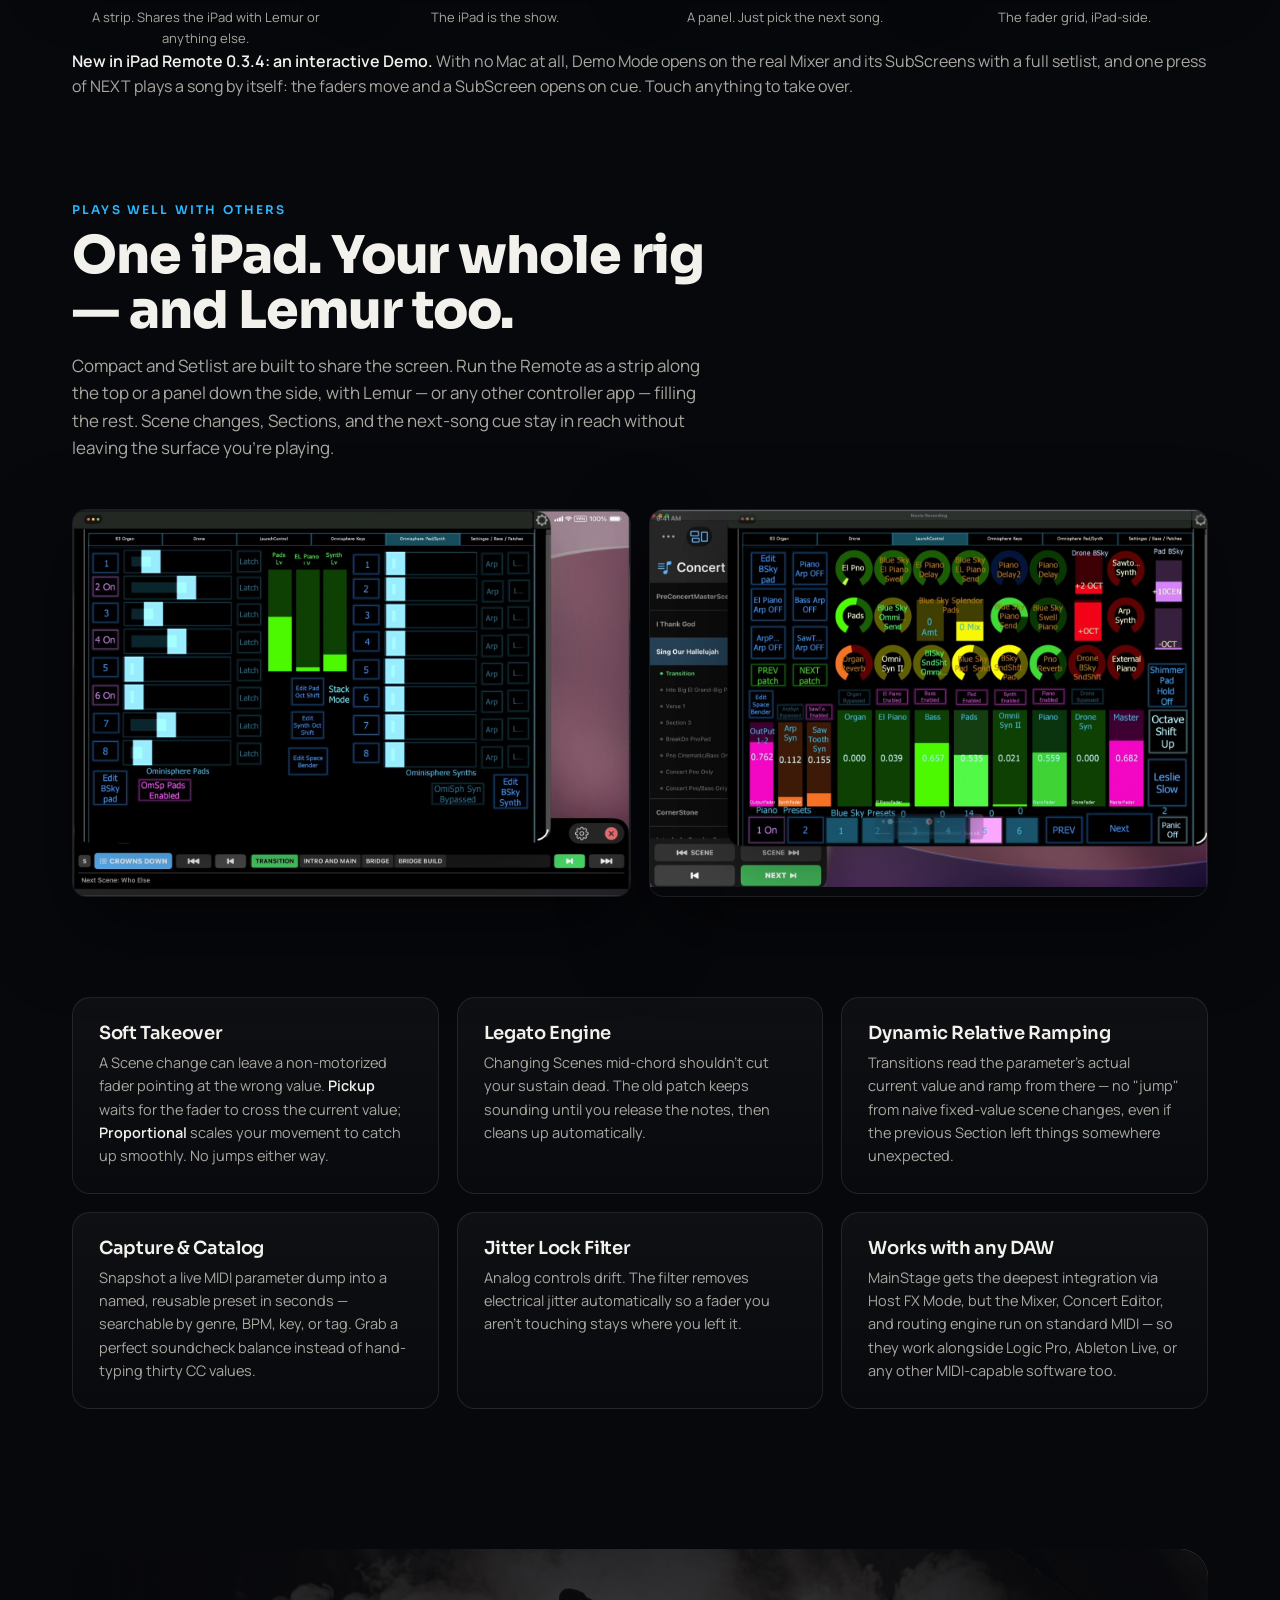
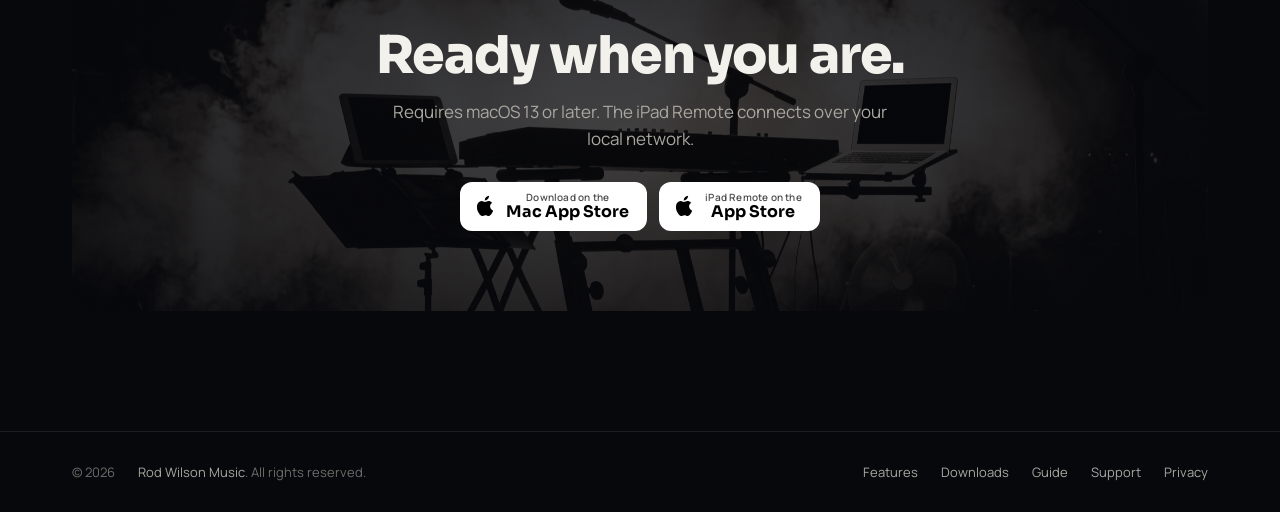
<file: features.html>
<!DOCTYPE html>
<html lang="en">
<head>
    <meta charset="UTF-8">
    <meta name="viewport" content="width=device-width, initial-scale=1.0">
    <title>Features | MIDI Assistant</title>
    <meta name="description" content="Everything MIDI Assistant does: Mixer Console, Concert Editor, Performance Hub, AUv3 Host FX Mode, iPad Remote, Smart Routing, Dynamic Ramps, Soft Takeover, Legato Engine, and Capture & Catalog.">
    <link rel="icon" type="image/png" href="assets/icon-mac-256.png">
    <link rel="stylesheet" href="style.css">
</head>
<body>
    <nav>
        <div class="wrap">
            <a class="brand" href="index.html"><img src="assets/icon-mac-256.png" alt="">MIDI Assistant <small>BackStage · for MainStage</small></a>
            <div class="links">
                <a href="features.html">Features</a>
                <a href="downloads.html">Downloads</a>
                <a href="guide.html">Guide</a>
                <a href="support.html">Support</a>
            </div>
        </div>
    </nav>

    <main>
        <header class="page-head"><div class="wrap">
            <span class="eyebrow">Features</span>
            <h1>Everything in the box.</h1>
            <p class="lead">Superpowers MainStage doesn't have on its own — complex MIDI automation, a real mixer, smart routing, and a live performance surface — that work together as one system.</p>
        </div></header>

        <section style="padding-top:40px"><div class="wrap">
            <div class="split">
                <div class="copy">
                    <span class="eyebrow">Build</span>
                    <h2>A Mixer that is yours.</h2>
                    <p>A dedicated, fully customizable fader-and-matrix control surface for your whole rig. Faders, a button matrix, knobs, and top/side utility buttons are all built dynamically from your Concert — so the surface reflects <strong>your</strong> instruments, not a generic layout.</p>
                    <ul>
                        <li><strong>Ghost Controls</strong> — a lightweight reference that mirrors a deeply-nested SubScreen control on the main Mixer.</li>
                        <li><strong>Radio Groups &amp; Momentary</strong> — buttons latch by default; flip one to Momentary for stutters, or group several so one turns the others off.</li>
                        <li><strong>Hardware in, hardware out</strong> — map a Launch Control XL, a Korg nanoKONTROL2, a Lemur layout, or any CC controller, with bidirectional feedback.</li>
<li><strong>Controller Masks</strong> — a Launch Control XL or nanoKONTROL2 drives the Mixer and every SubScreen, with soft pickup and lights that follow the app. Open a SubScreen or turn a page and the controller follows; choose what each knob and button does on every screen.</li>
                    </ul>
                </div>
                <div class="frame"><img src="assets/mac-mixer.jpg" alt="MIDI Assistant Mixer Console on the Mac"></div>
            </div>
        </div></section>

        <section style="padding-top:0"><div class="wrap">
            <div class="section-head">
                <span class="eyebrow">SubScreens</span>
                <h2>Your plugins. Your design.</h2>
                <p>When an instrument has more depth than fits on one screen — 32 Omnisphere matrix buttons, 40 organ drawbars — it gets its own surface, reachable from a fader's name label, one tap away. Starter templates ship in the box.</p>
            </div>
            <div class="scroller">
                <div class="shot"><img src="assets/remote-subscreen-organ.jpg" alt="Organ SubScreen"><div class="cap"><b>Organ</b><span>Drawbars · Presets</span></div></div>
                <div class="shot"><img src="assets/remote-subscreen-omni-pads.jpg" alt="Omni Pads SubScreen"><div class="cap"><b>Omni Pads</b><span>8 channels · Zone</span></div></div>
                <div class="shot"><img src="assets/remote-subscreen-bigsky.jpg" alt="BigSky SubScreen"><div class="cap"><b>BigSky</b><span>Engine · Presets</span></div></div>
                <div class="shot"><img src="assets/remote-subscreen-drone.jpg" alt="Omni Drone SubScreen"><div class="cap"><b>Omni Drone</b><span>Keys · Ranges</span></div></div>
                <div class="shot"><img src="assets/mac-subscreen.jpg" alt="SubScreen open on the Mac Mixer"><div class="cap"><b>On the Mac</b><span>Same SubScreen, Mixer-side</span></div></div>
            </div>
        </div></section>

        <section style="padding-top:0"><div class="wrap">
            <div class="split flip">
                <div class="frame"><img src="assets/mac-hub.jpg" alt="Performance Hub"></div>
                <div class="copy">
                    <span class="eyebrow">Perform</span>
                    <h2>The Performance Hub.</h2>
                    <p>A live dashboard designed to be read at a glance under stage lighting.</p>
                    <ul>
                        <li>Real-time keyboard split visualization across multiple physical keyboards.</li>
                        <li>Per-Section countdown timers with an approaching-transition warning.</li>
                        <li>Master patch and tempo display.</li>
                        <li>An instant Panic control.</li>
                    </ul>
                </div>
            </div>
        </div></section>

        <section style="padding-top:0"><div class="wrap">
            <div class="panel">
                <span class="eyebrow">Build</span>
                <h2>Concert Editor</h2>
                <p>Think of a <strong>Scene</strong> as a song and its <strong>Sections</strong> as the parts of that song. Each Scene carries a <strong>Master Patch</strong> — the MainStage or external-synth program it loads — plus its own list of MIDI events per Section, fired automatically the instant the Scene loads.</p>
                <ul>
                    <li><strong>Program Change, Control Change, and SysEx triggers</strong> per Section.</li>
                    <li><strong>Dynamic Ramps</strong> — convert a Section's faders to smooth ramps in one action: Linear, Exponential, Logarithmic, or S-Curve, timed in Bars, Beats, or Seconds.</li>
                    <li><strong>Presets</strong> — reusable event bundles you can drop into any Section, trigger independently, or attach to a button's ON/OFF actions.</li>
                    <li><strong>Section timers</strong> — give a Section a duration and the Performance Hub counts it down.</li>
                </ul>
            </div>
            <div class="panel">
                <span class="eyebrow">Perform</span>
                <h2>AUv3 Host FX Mode</h2>
                <p>Load MIDI Assistant's plugin directly into a MainStage channel strip for sample-accurate, in-host control. The plugin runs on a real-time-safe, lock-free C++ DSP kernel with zero heap allocation on the audio thread. Performance ports (notes) and control ports (CC) run on separate pipelines, so a fader burst can never delay a note.</p>
            </div>
            <div class="panel">
                <span class="eyebrow">Route</span>
                <h2>Smart Routing &amp; Namespaces</h2>
                <p>MainStage knows your controller as "Network Session 1" and you can't rename it. MIDI Assistant creates a virtual port with any name you want and routes your controller through it via a <strong>Namespace</strong> — a logical tag like <code>Lead Synth</code> instead of a raw channel number. Swap the physical keyboard later and you re-point one Namespace instead of hunting down every mapping across your rig.</p>
                <div class="frame" style="margin-top:20px"><img src="assets/mac-routing.jpg" alt="MIDI Routing window"></div>
            </div>
        </div></section>

        <section style="padding-top:0"><div class="wrap">
            <div class="section-head"><span class="eyebrow">iPad Remote</span><h2>Four ways to look at the same show.</h2><p>Switch layouts from the toolbar — no reconnecting, no lost state. Tap a Section pill to jump to it; tap the Scene name for a menu of every Scene and Section; tap a progress bar to pause a countdown.</p></div>
            <div class="row4">
                <figure><div class="dev"><img src="assets/remote-compact.jpg" alt="Remote, Compact layout"></div><figcaption>Compact<small>A strip. Shares the iPad with Lemur or anything else.</small></figcaption></figure>
                <figure><div class="dev"><img src="assets/remote-full-stage.jpg" alt="Remote, Stage layout"></div><figcaption>Stage<small>The iPad is the show.</small></figcaption></figure>
                <figure><div class="dev"><img src="assets/remote-setlist.jpg" alt="Remote, Setlist layout"></div><figcaption>Setlist<small>A panel. Just pick the next song.</small></figcaption></figure>
                <figure><div class="dev"><img src="assets/remote-mixer.jpg" alt=""></div><figcaption>Mixer<small>The fader grid, iPad-side.</small></figcaption></figure>
            </div>
            <p><strong>New in iPad Remote 0.3.4: an interactive Demo.</strong> With no Mac at all, Demo Mode opens on the real Mixer and its SubScreens with a full setlist, and one press of NEXT plays a song by itself: the faders move and a SubScreen opens on cue. Touch anything to take over.</p>
        </div></section>

        <section style="padding-top:0"><div class="wrap">
            <div class="section-head">
                <span class="eyebrow">Plays well with others</span>
                <h2>One iPad. Your whole rig — and Lemur too.</h2>
                <p>Compact and Setlist are built to share the screen. Run the Remote as a strip along the top or a panel down the side, with Lemur — or any other controller app — filling the rest. Scene changes, Sections, and the next-song cue stay in reach without leaving the surface you're playing.</p>
            </div>
            <div class="grid cols-2">
                <figure class="frame"><img src="assets/remote-compact-lemur.jpg" alt="Remote Compact strip below a Lemur Omnisphere layout"></figure>
                <figure class="frame"><img src="assets/remote-setlist-lemur.jpg" alt="Remote Setlist panel beside a Lemur LaunchControl layout"></figure>
            </div>
        </div></section>

        <section style="padding-top:0"><div class="wrap">
            <div class="grid cols-3">
                <div class="card"><h3>Soft Takeover</h3><p>A Scene change can leave a non-motorized fader pointing at the wrong value. <strong>Pickup</strong> waits for the fader to cross the current value; <strong>Proportional</strong> scales your movement to catch up smoothly. No jumps either way.</p></div>
                <div class="card"><h3>Legato Engine</h3><p>Changing Scenes mid-chord shouldn't cut your sustain dead. The old patch keeps sounding until you release the notes, then cleans up automatically.</p></div>
                <div class="card"><h3>Dynamic Relative Ramping</h3><p>Transitions read the parameter's actual current value and ramp from there — no "jump" from naive fixed-value scene changes, even if the previous Section left things somewhere unexpected.</p></div>
                <div class="card"><h3>Capture &amp; Catalog</h3><p>Snapshot a live MIDI parameter dump into a named, reusable preset in seconds — searchable by genre, BPM, key, or tag. Grab a perfect soundcheck balance instead of hand-typing thirty CC values.</p></div>
                <div class="card"><h3>Jitter Lock Filter</h3><p>Analog controls drift. The filter removes electrical jitter automatically so a fader you aren't touching stays where you left it.</p></div>
                <div class="card"><h3>Works with any DAW</h3><p>MainStage gets the deepest integration via Host FX Mode, but the Mixer, Concert Editor, and routing engine run on standard MIDI — so they work alongside Logic Pro, Ableton Live, or any other MIDI-capable software too.</p></div>
            </div>
        </div></section>

        <section class="cta"><div class="wrap"><div class="box">
            <div class="bg"></div><div class="scrim"></div>
            <div class="in">
                <h2>Ready when you are.</h2>
                <p>Requires macOS 13 or later. The iPad Remote connects over your local network.</p>
                <div class="ctas">
                    <a class="store" data-store="mac" href="https://apps.apple.com/us/app/backstage-midiassistant/id6769863515?mt=12"><svg viewBox="0 0 24 24" fill="currentColor" aria-hidden="true"><path d="M16.365 1.43c0 1.14-.42 2.2-1.24 3.05-.98 1.03-2.17 1.62-3.36 1.52a3.4 3.4 0 0 1-.02-.42c0-1.1.47-2.27 1.31-3.11.42-.45.96-.82 1.61-1.11.65-.29 1.26-.45 1.84-.48.02.18.03.36.03.55zM20.9 17.22c-.48 1.1-.71 1.6-1.33 2.58-.87 1.36-2.09 3.06-3.6 3.07-1.35.01-1.7-.88-3.53-.87-1.83.01-2.21.88-3.56.87-1.51-.02-2.67-1.55-3.54-2.91C2.9 16.14 2.64 11.68 4.09 9.3c1.03-1.68 2.66-2.67 4.19-2.67 1.56 0 2.54.88 3.83.88 1.25 0 2.01-.88 3.81-.88 1.36 0 2.81.74 3.84 2.02-3.37 1.85-2.82 6.66 1.14 8.57z"/></svg><div><small>Download on the</small><b>Mac App Store</b></div></a>
                    <a class="store" data-store="ipad" href="https://apps.apple.com/us/app/midiassistant-remote/id6785053481"><svg viewBox="0 0 24 24" fill="currentColor" aria-hidden="true"><path d="M16.365 1.43c0 1.14-.42 2.2-1.24 3.05-.98 1.03-2.17 1.62-3.36 1.52a3.4 3.4 0 0 1-.02-.42c0-1.1.47-2.27 1.31-3.11.42-.45.96-.82 1.61-1.11.65-.29 1.26-.45 1.84-.48.02.18.03.36.03.55zM20.9 17.22c-.48 1.1-.71 1.6-1.33 2.58-.87 1.36-2.09 3.06-3.6 3.07-1.35.01-1.7-.88-3.53-.87-1.83.01-2.21.88-3.56.87-1.51-.02-2.67-1.55-3.54-2.91C2.9 16.14 2.64 11.68 4.09 9.3c1.03-1.68 2.66-2.67 4.19-2.67 1.56 0 2.54.88 3.83.88 1.25 0 2.01-.88 3.81-.88 1.36 0 2.81.74 3.84 2.02-3.37 1.85-2.82 6.66 1.14 8.57z"/></svg><div><small>iPad Remote on the</small><b>App Store</b></div></a>
                </div>
            </div>
        </div></div></section>
    </main>

    <footer>
        <div class="wrap">
            <div>&copy; 2026 <a href="https://rodwilsonmusic.com">Rod Wilson Music</a>. All rights reserved.</div>
            <div>
                <a href="features.html">Features</a>
                <a href="downloads.html">Downloads</a>
                <a href="guide.html">Guide</a>
                <a href="support.html">Support</a>
                <a href="privacy.html">Privacy</a>
            </div>
        </div>
    </footer>
    <script src="site.js"></script>
</body>
</html>
</file>
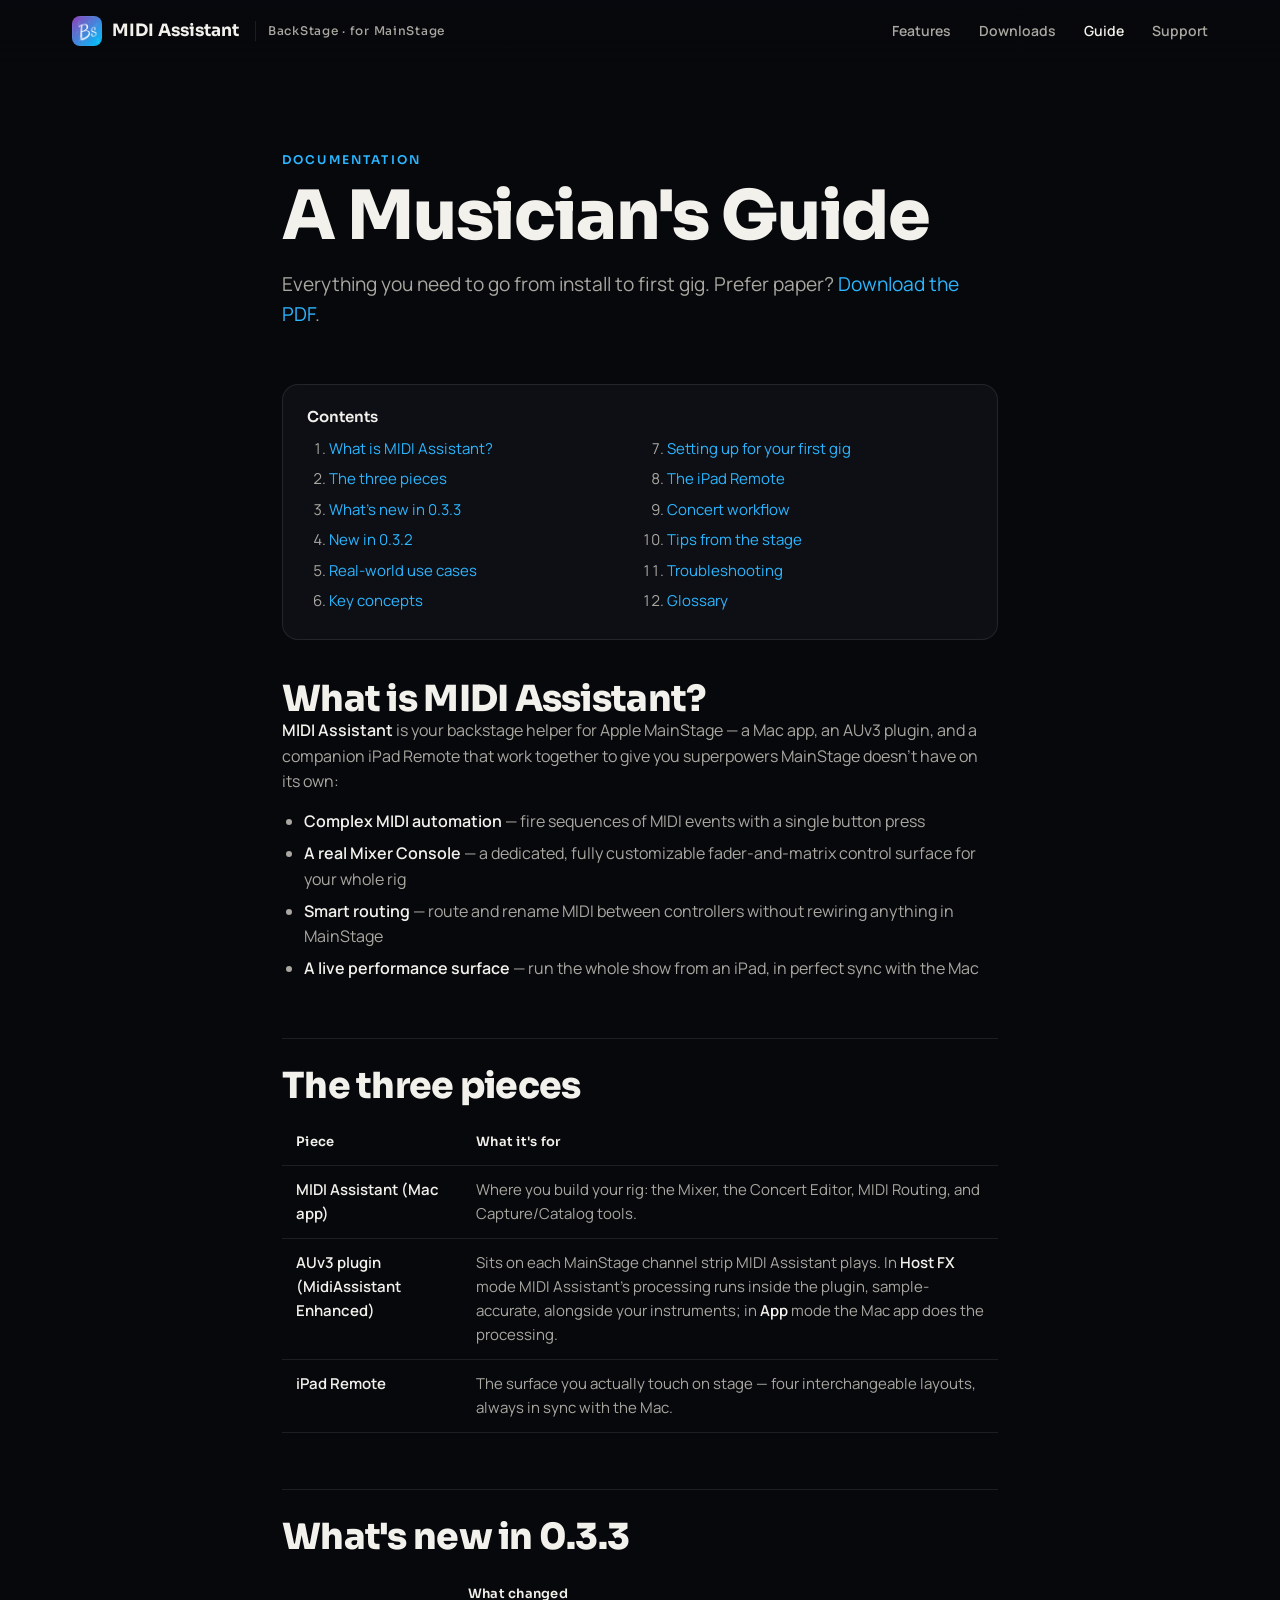
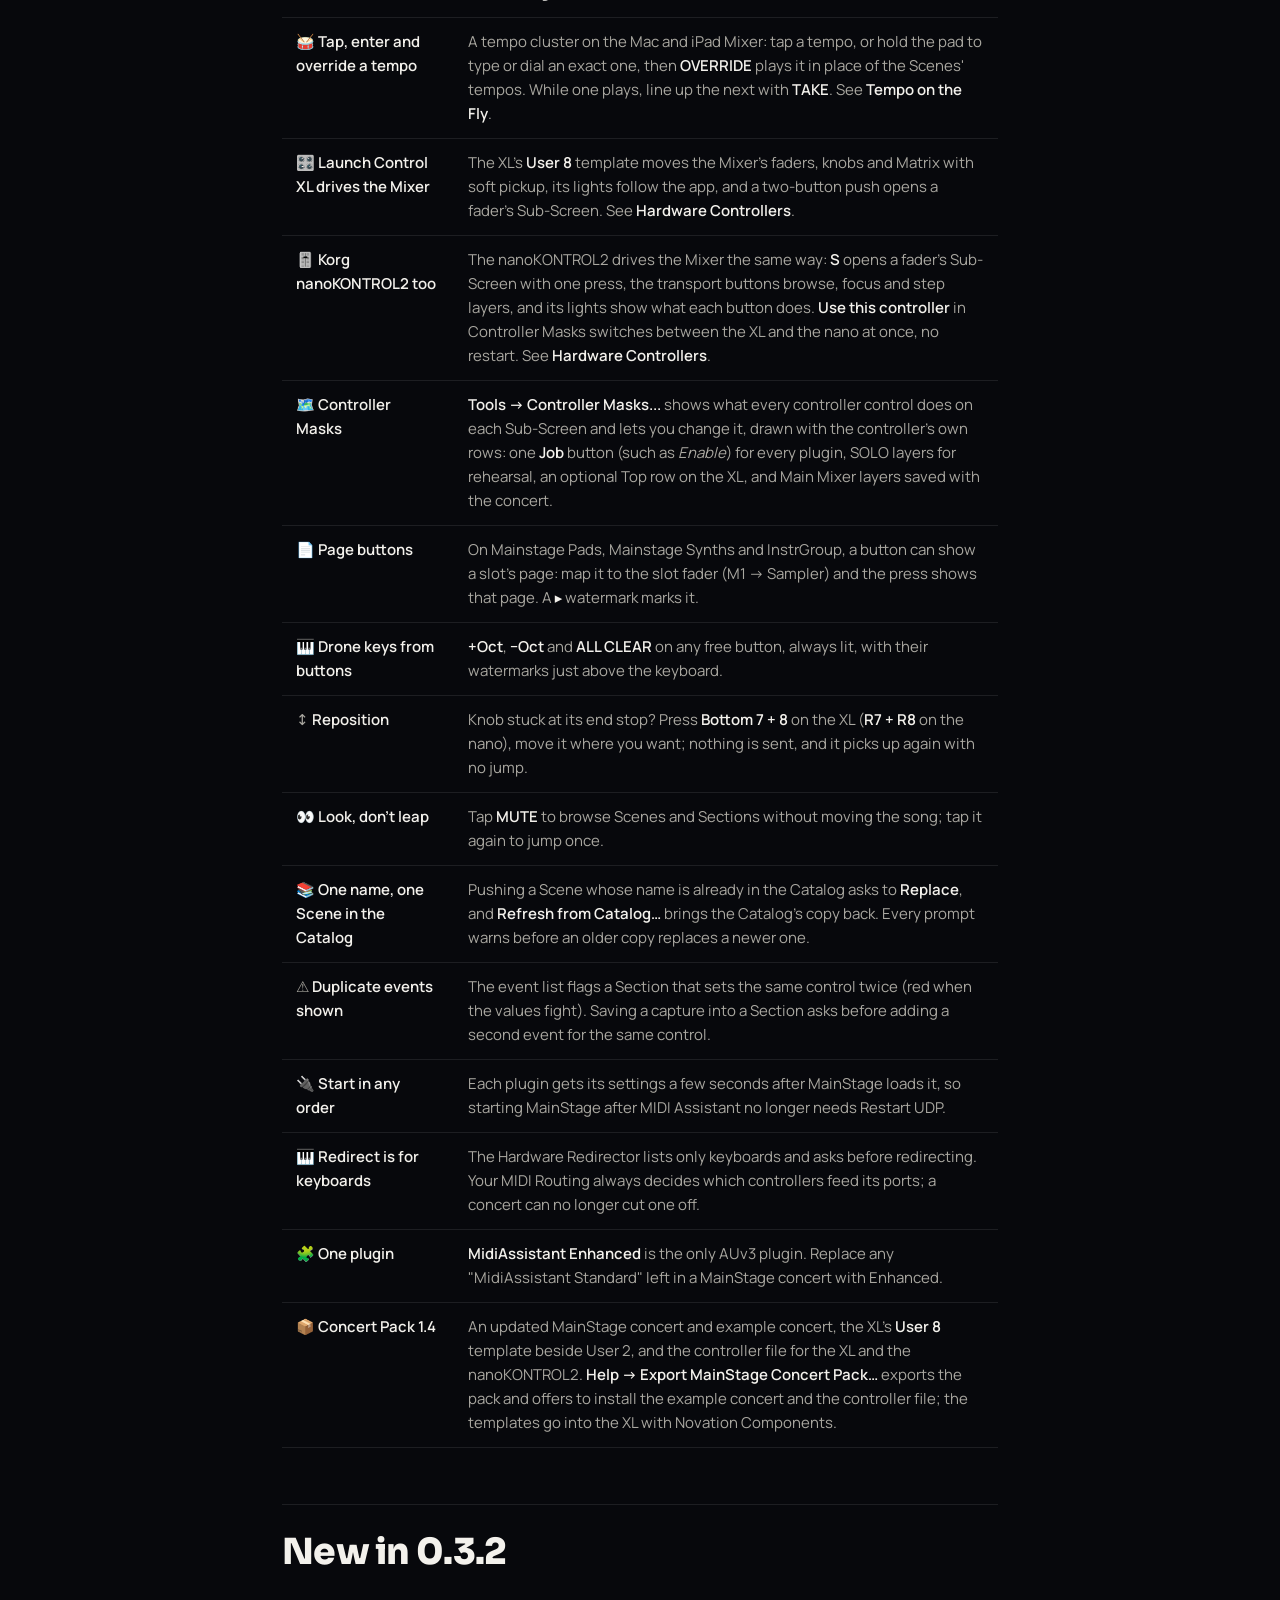
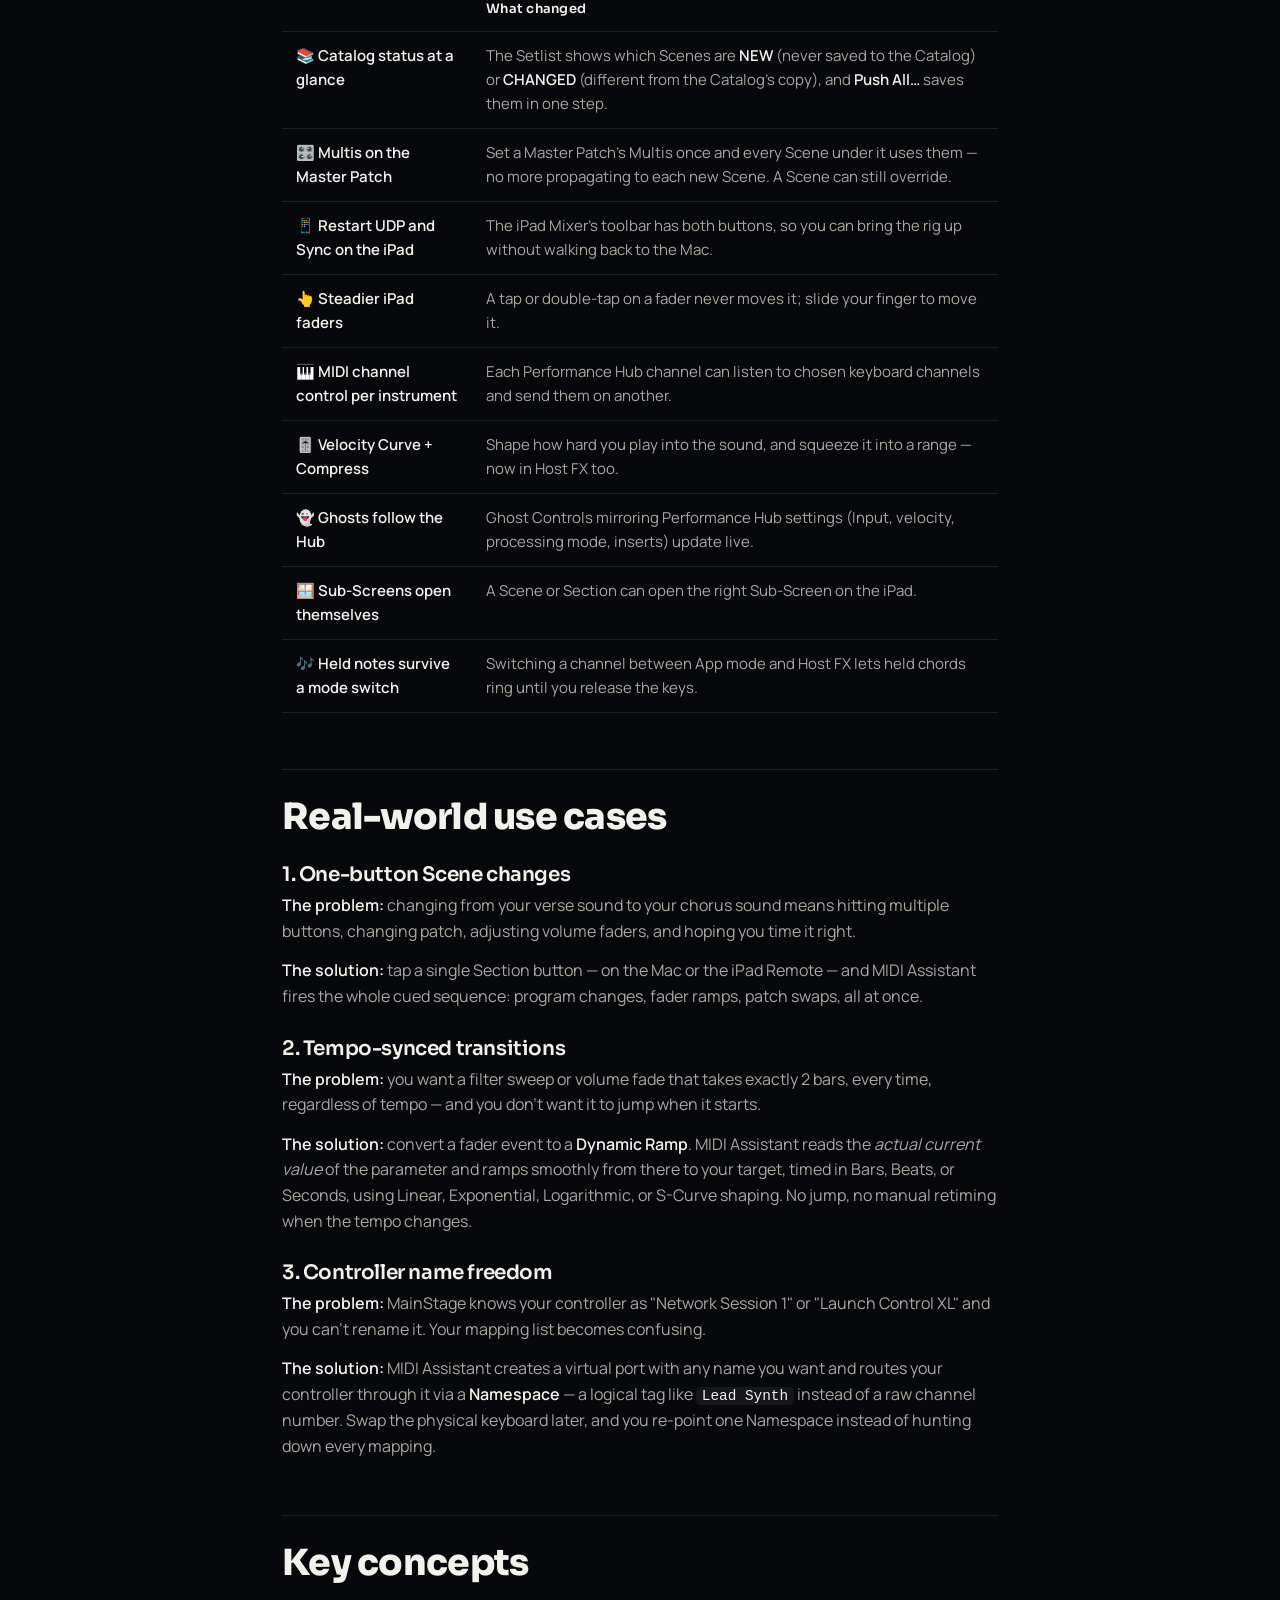
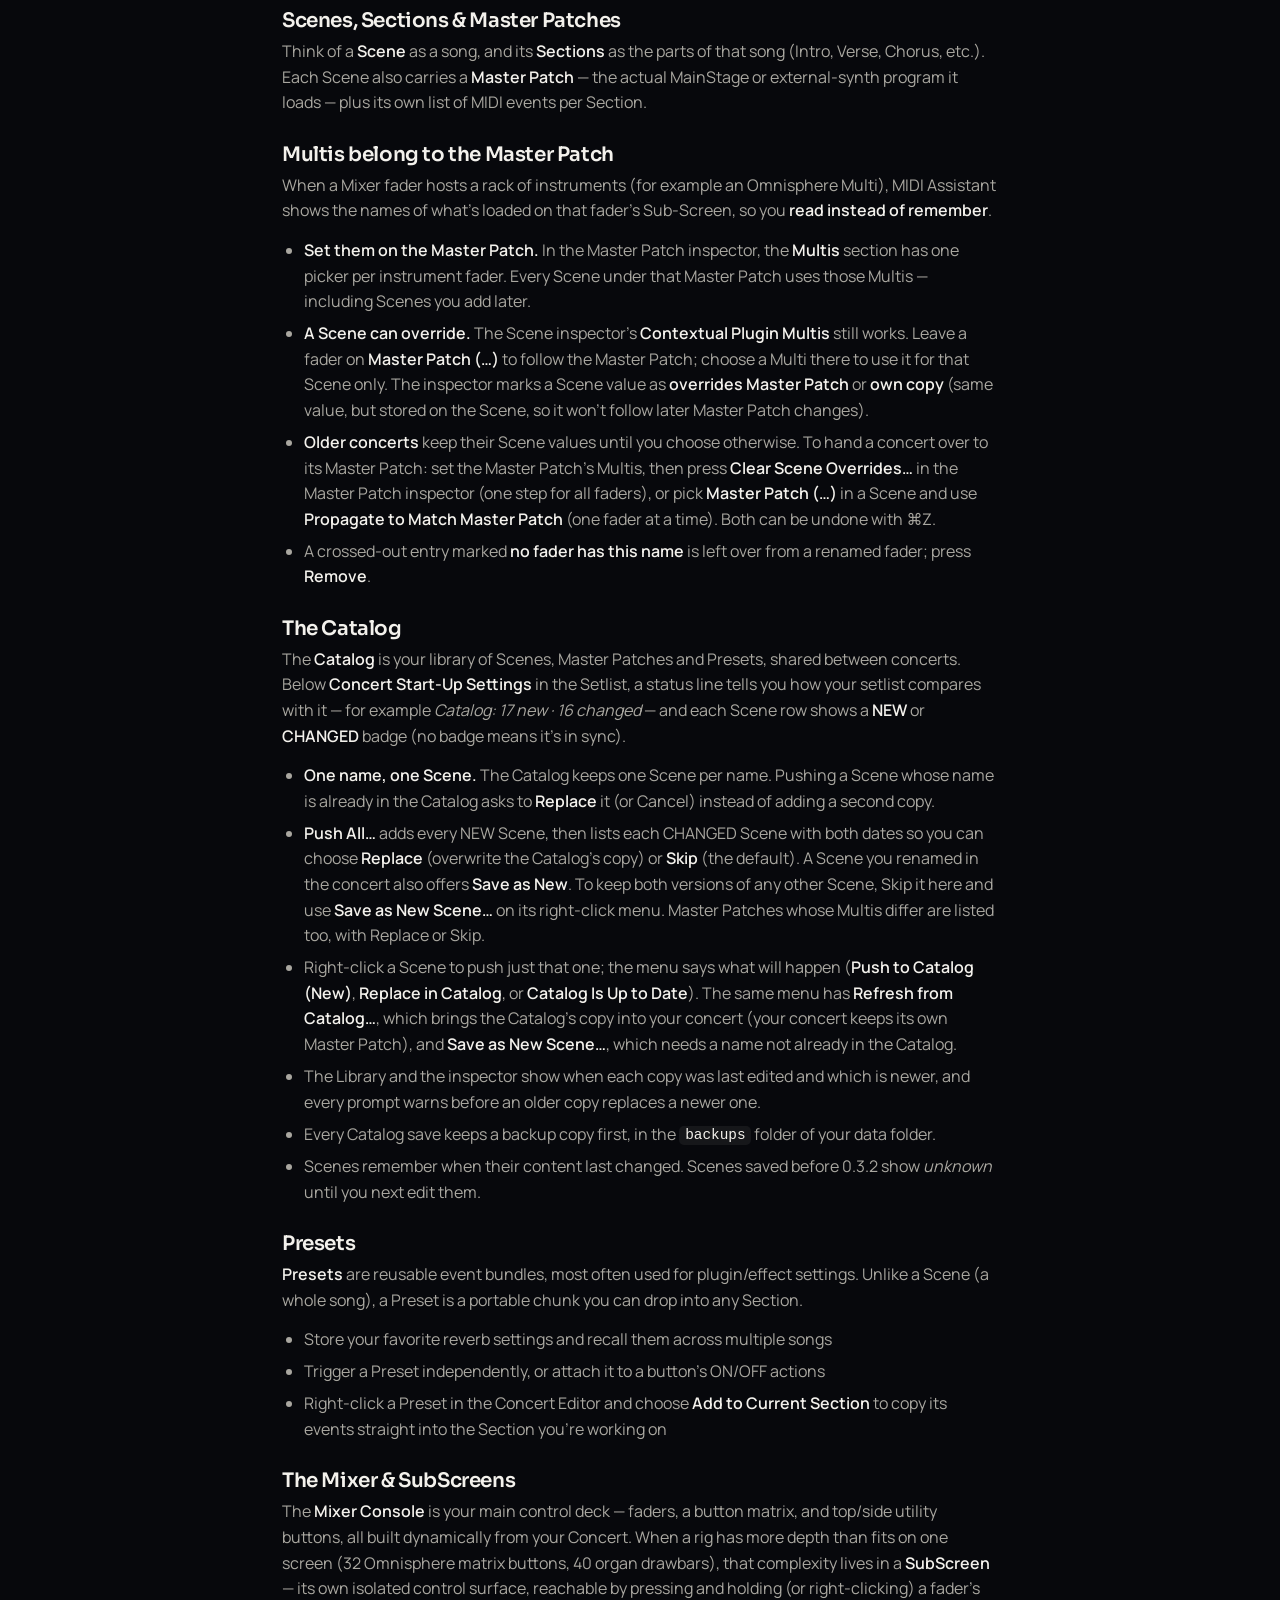
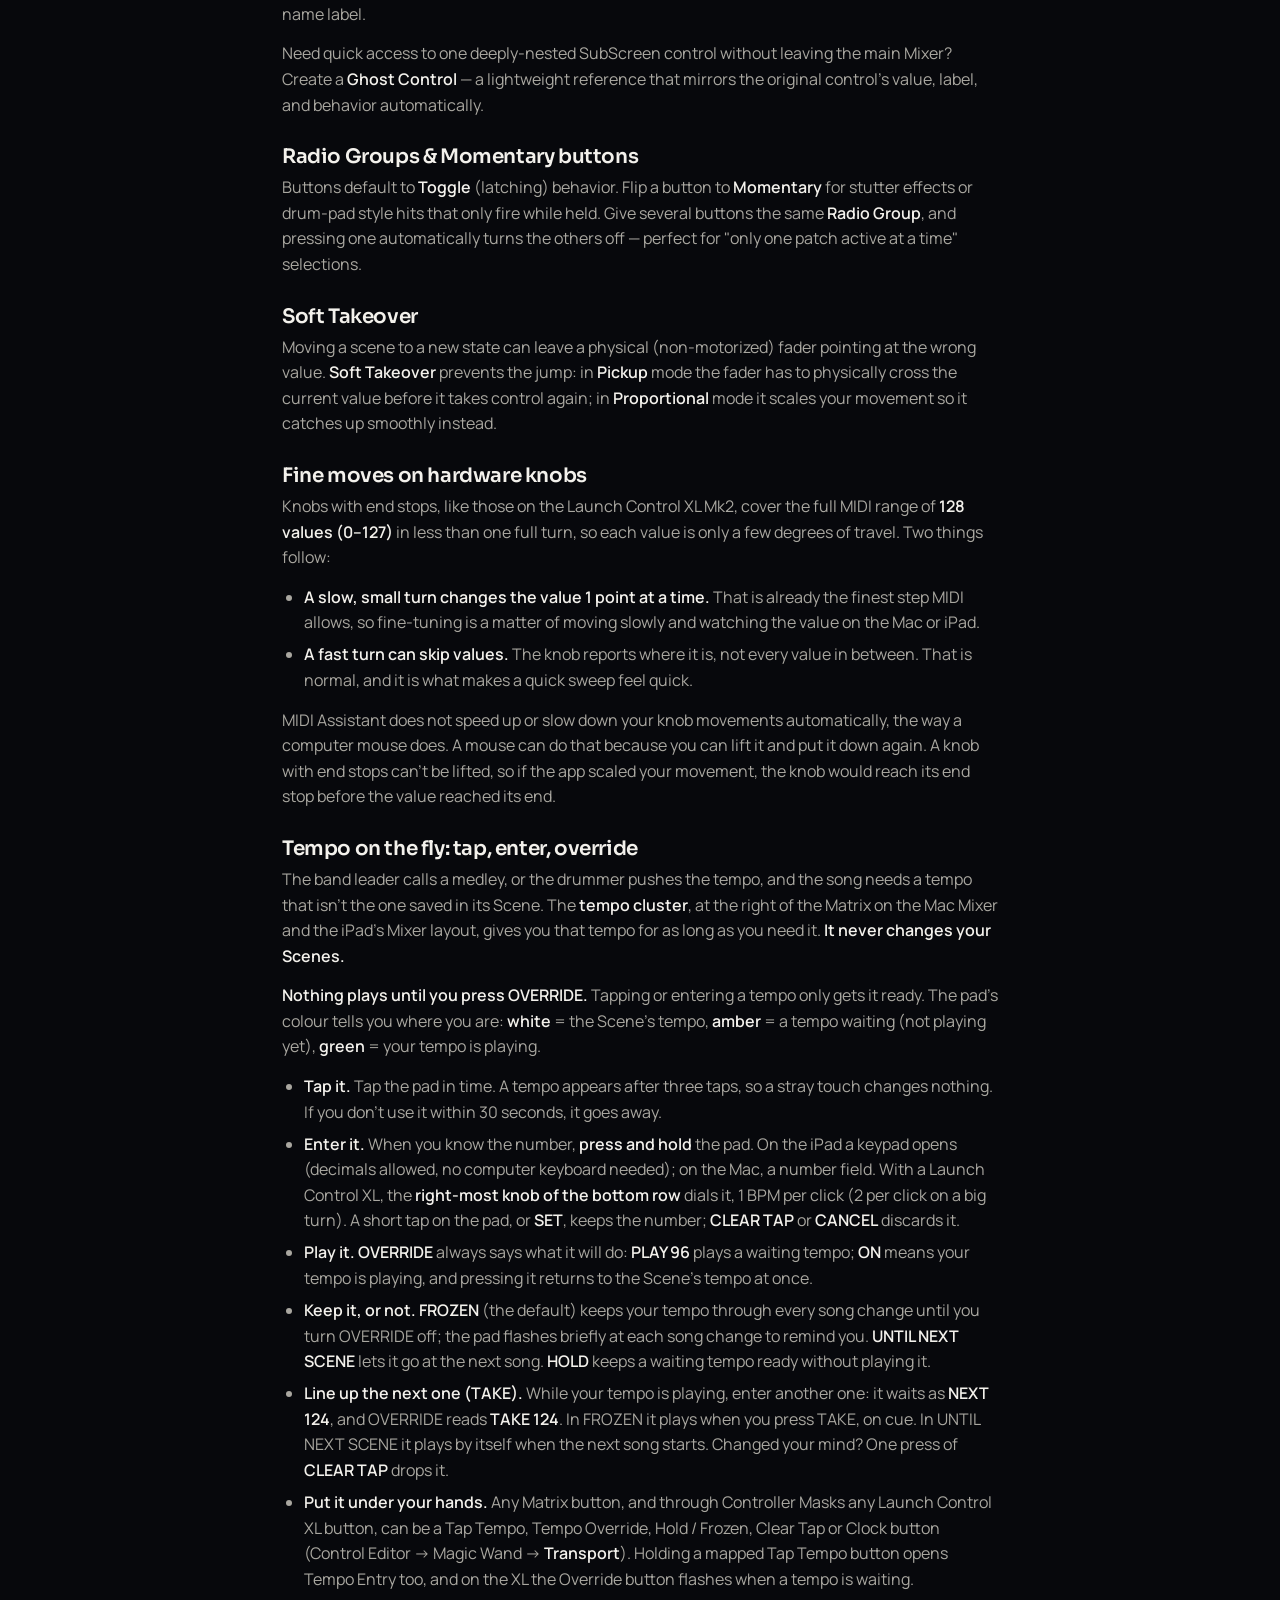
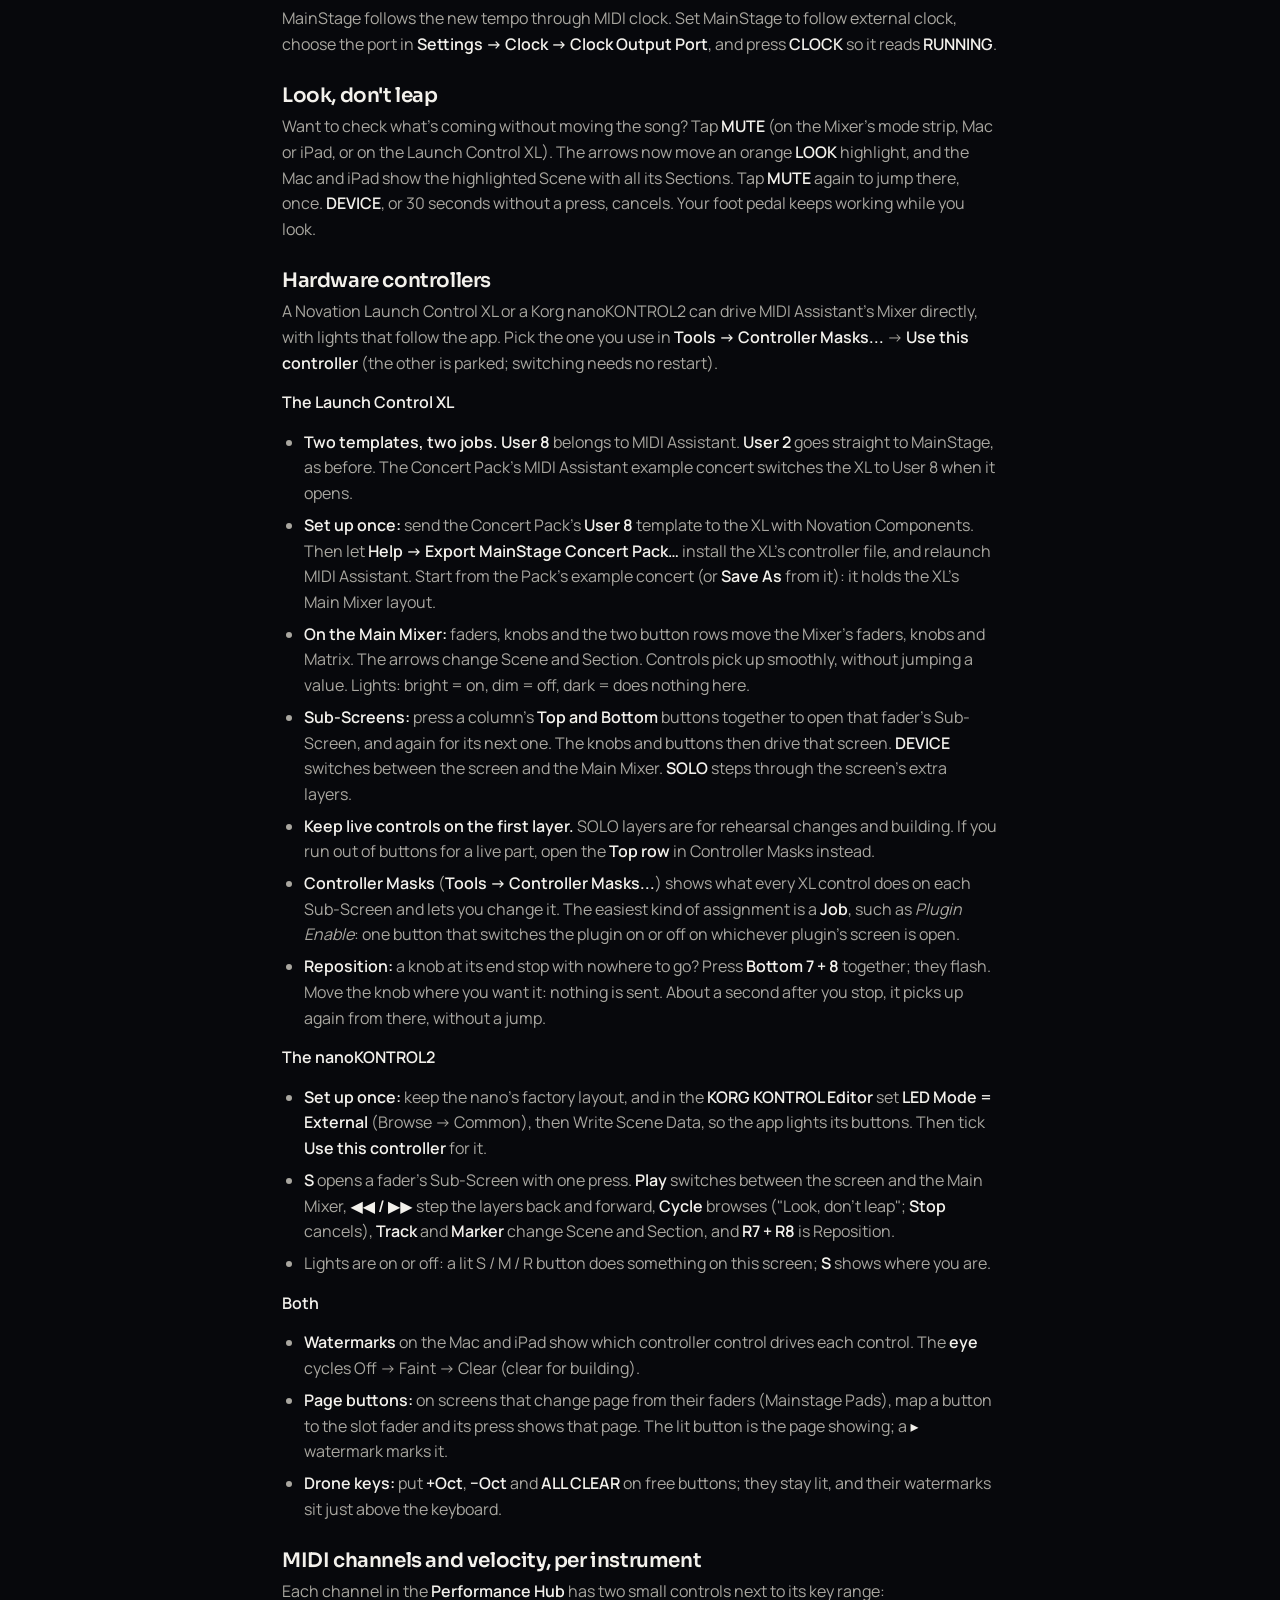
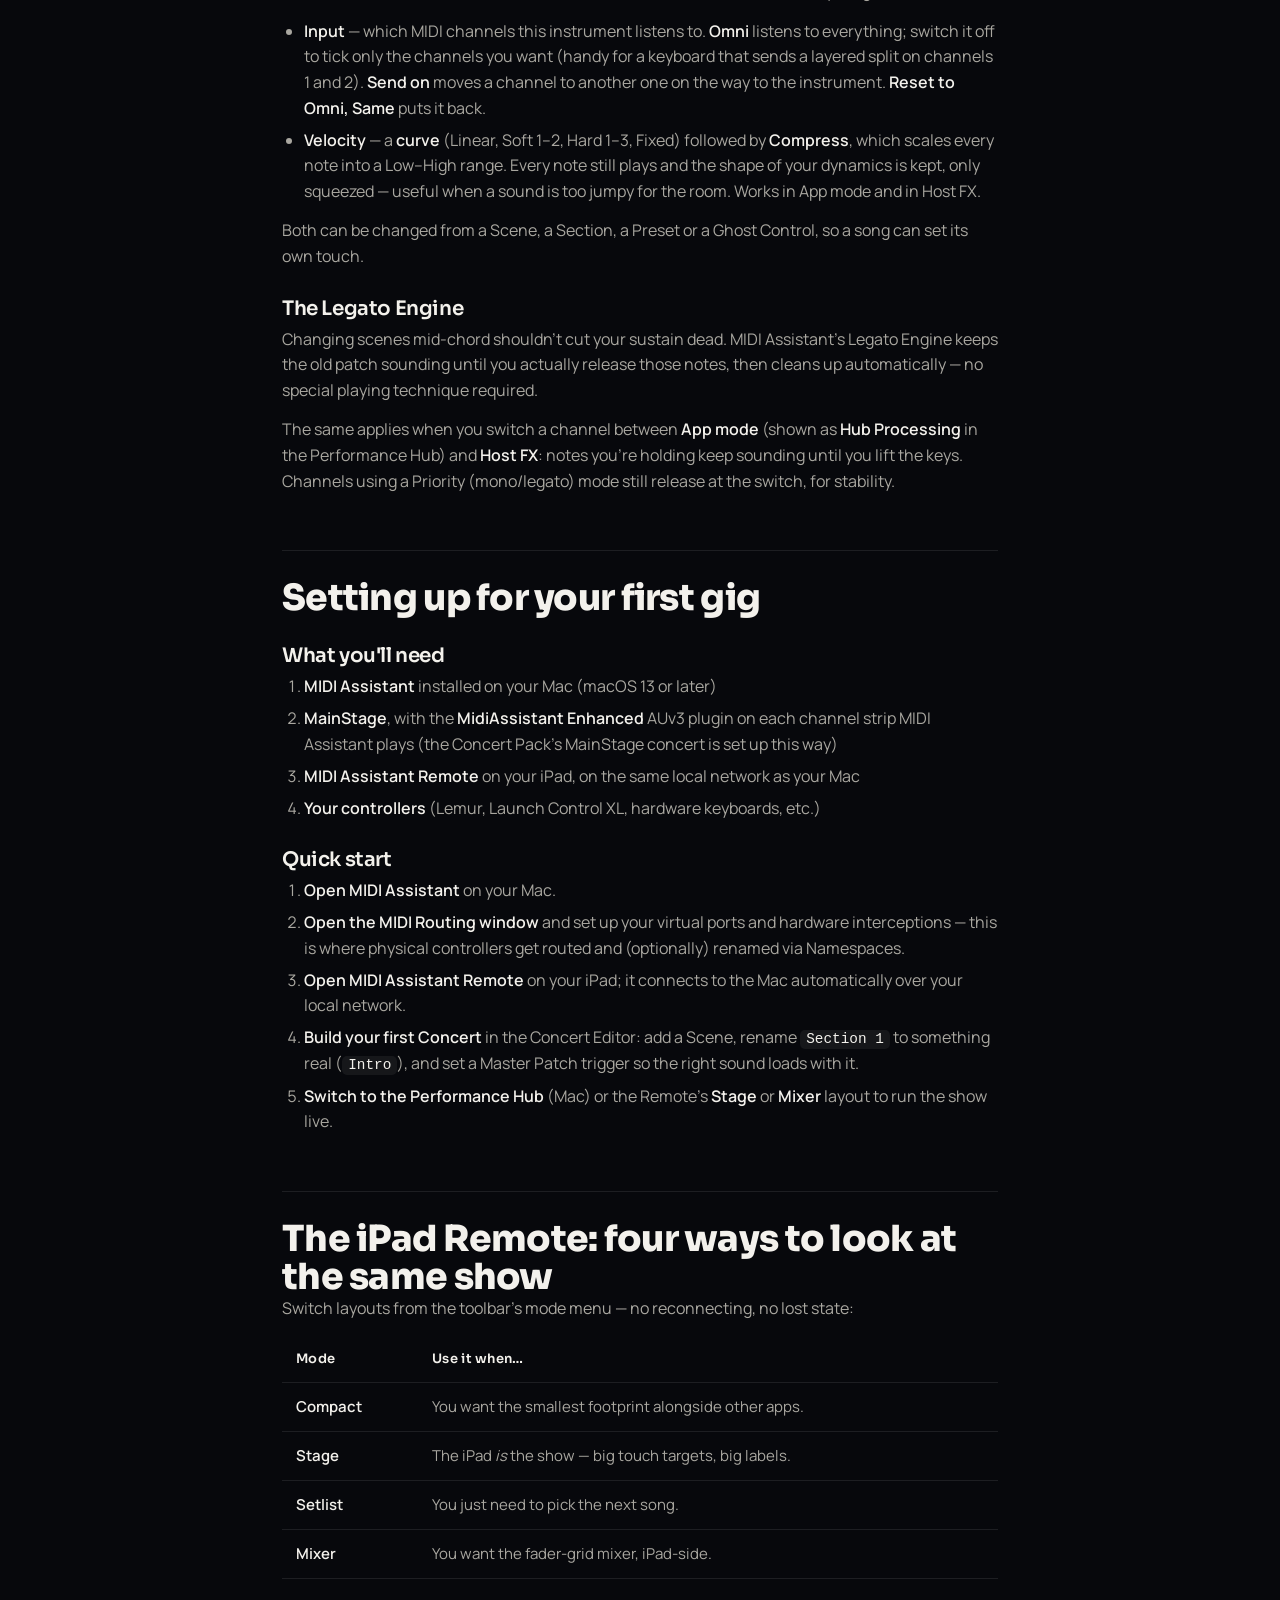
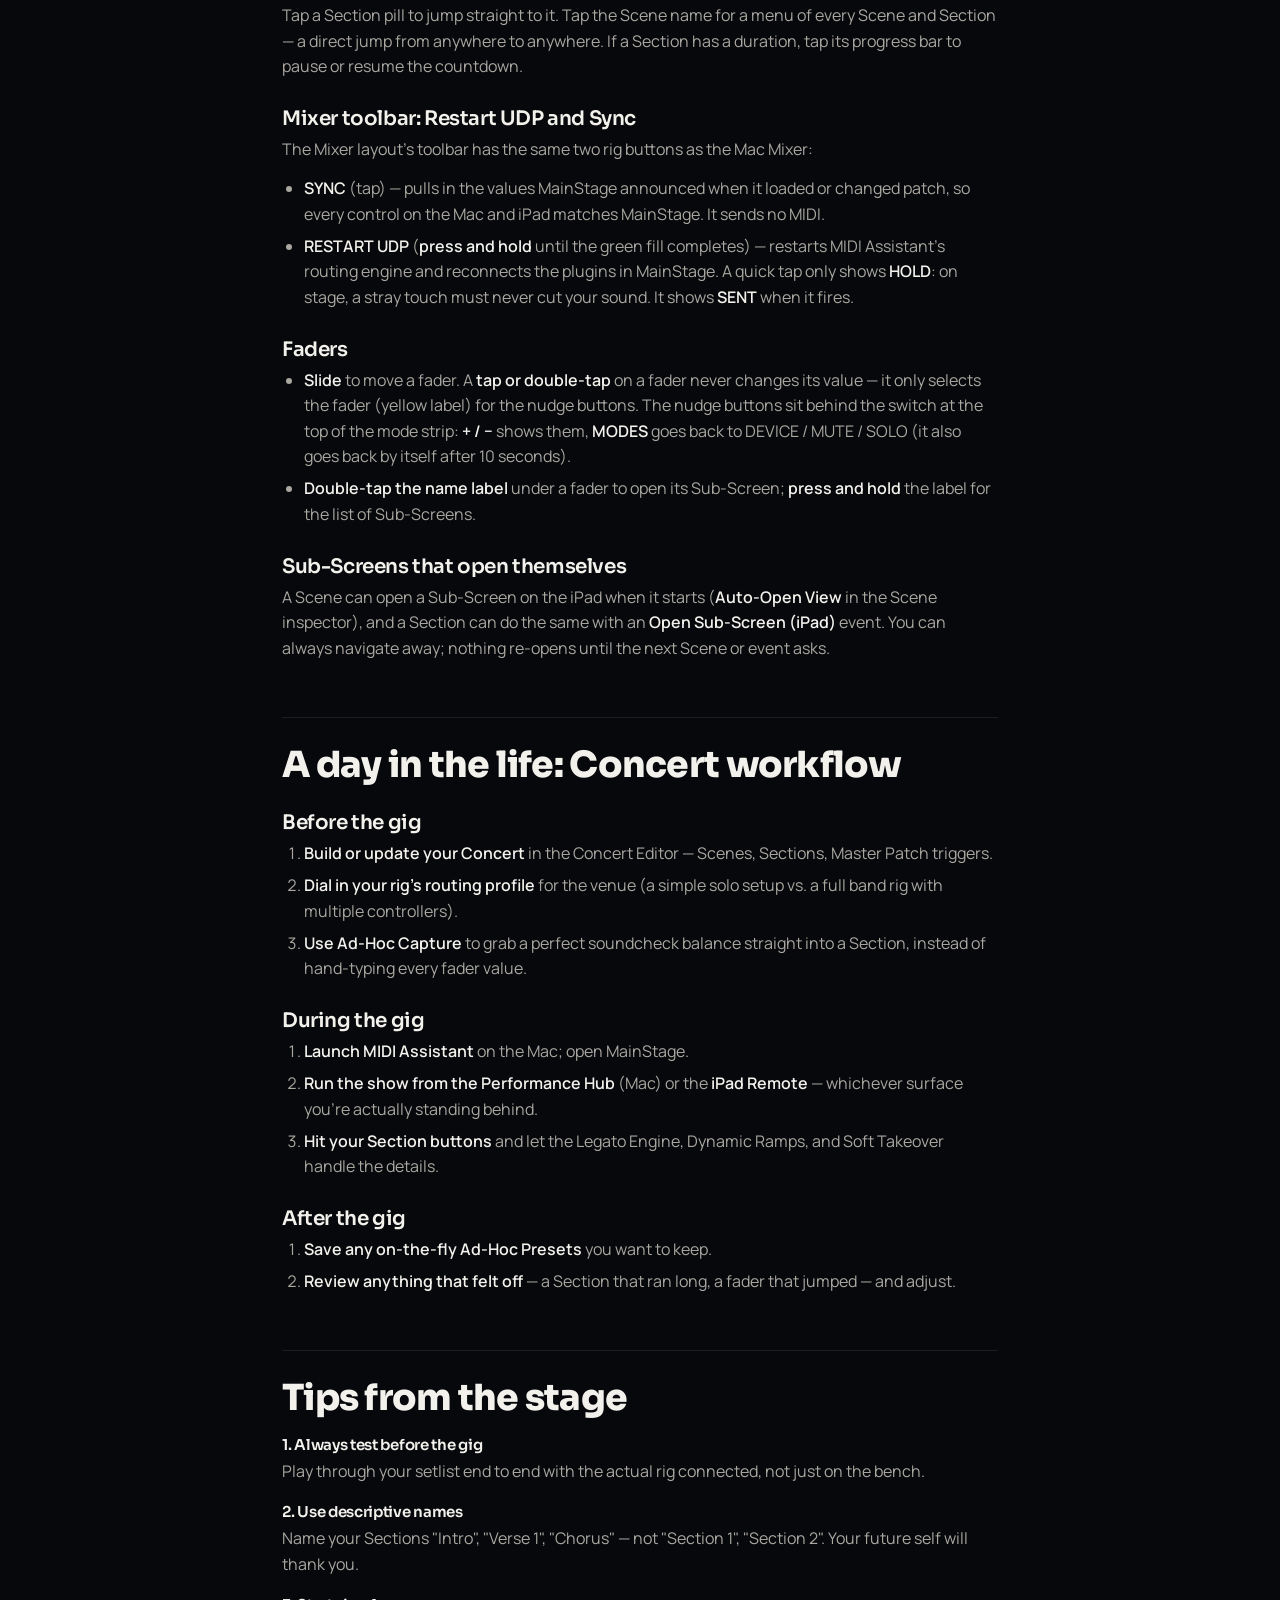
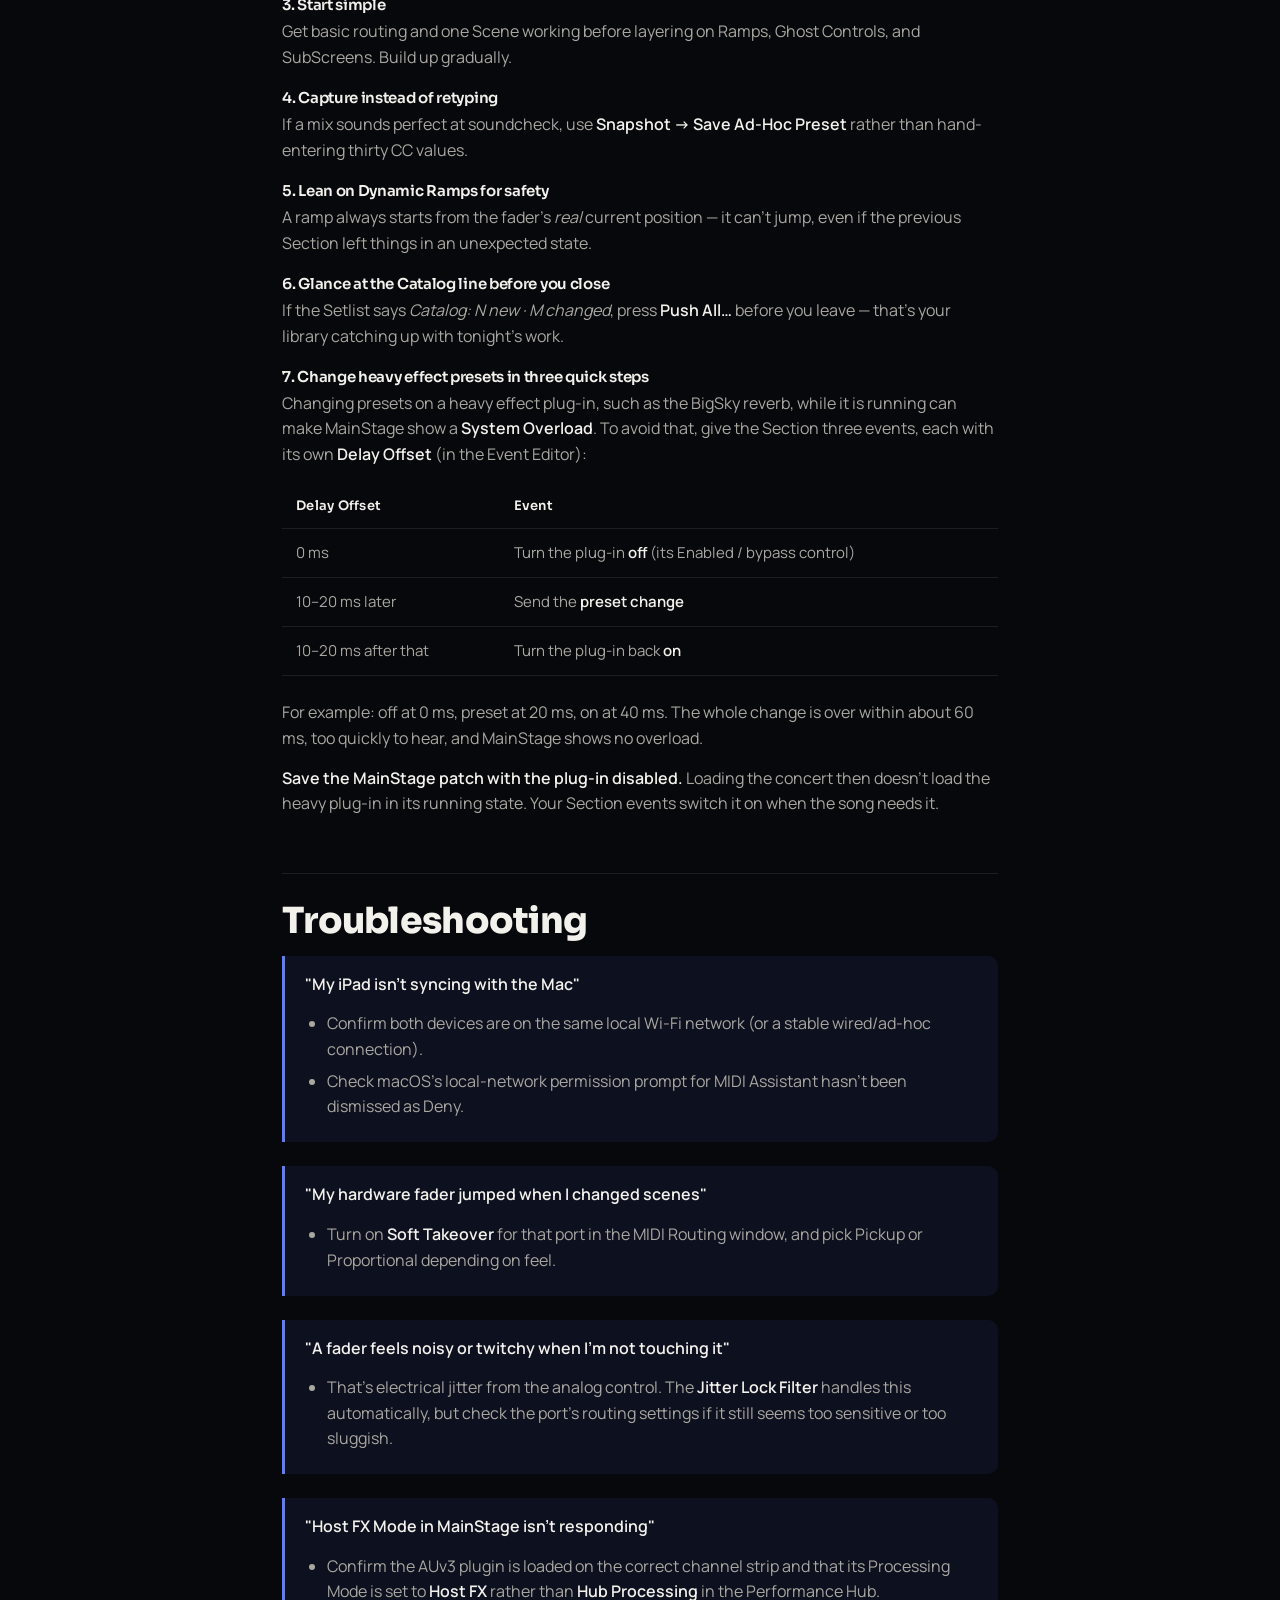
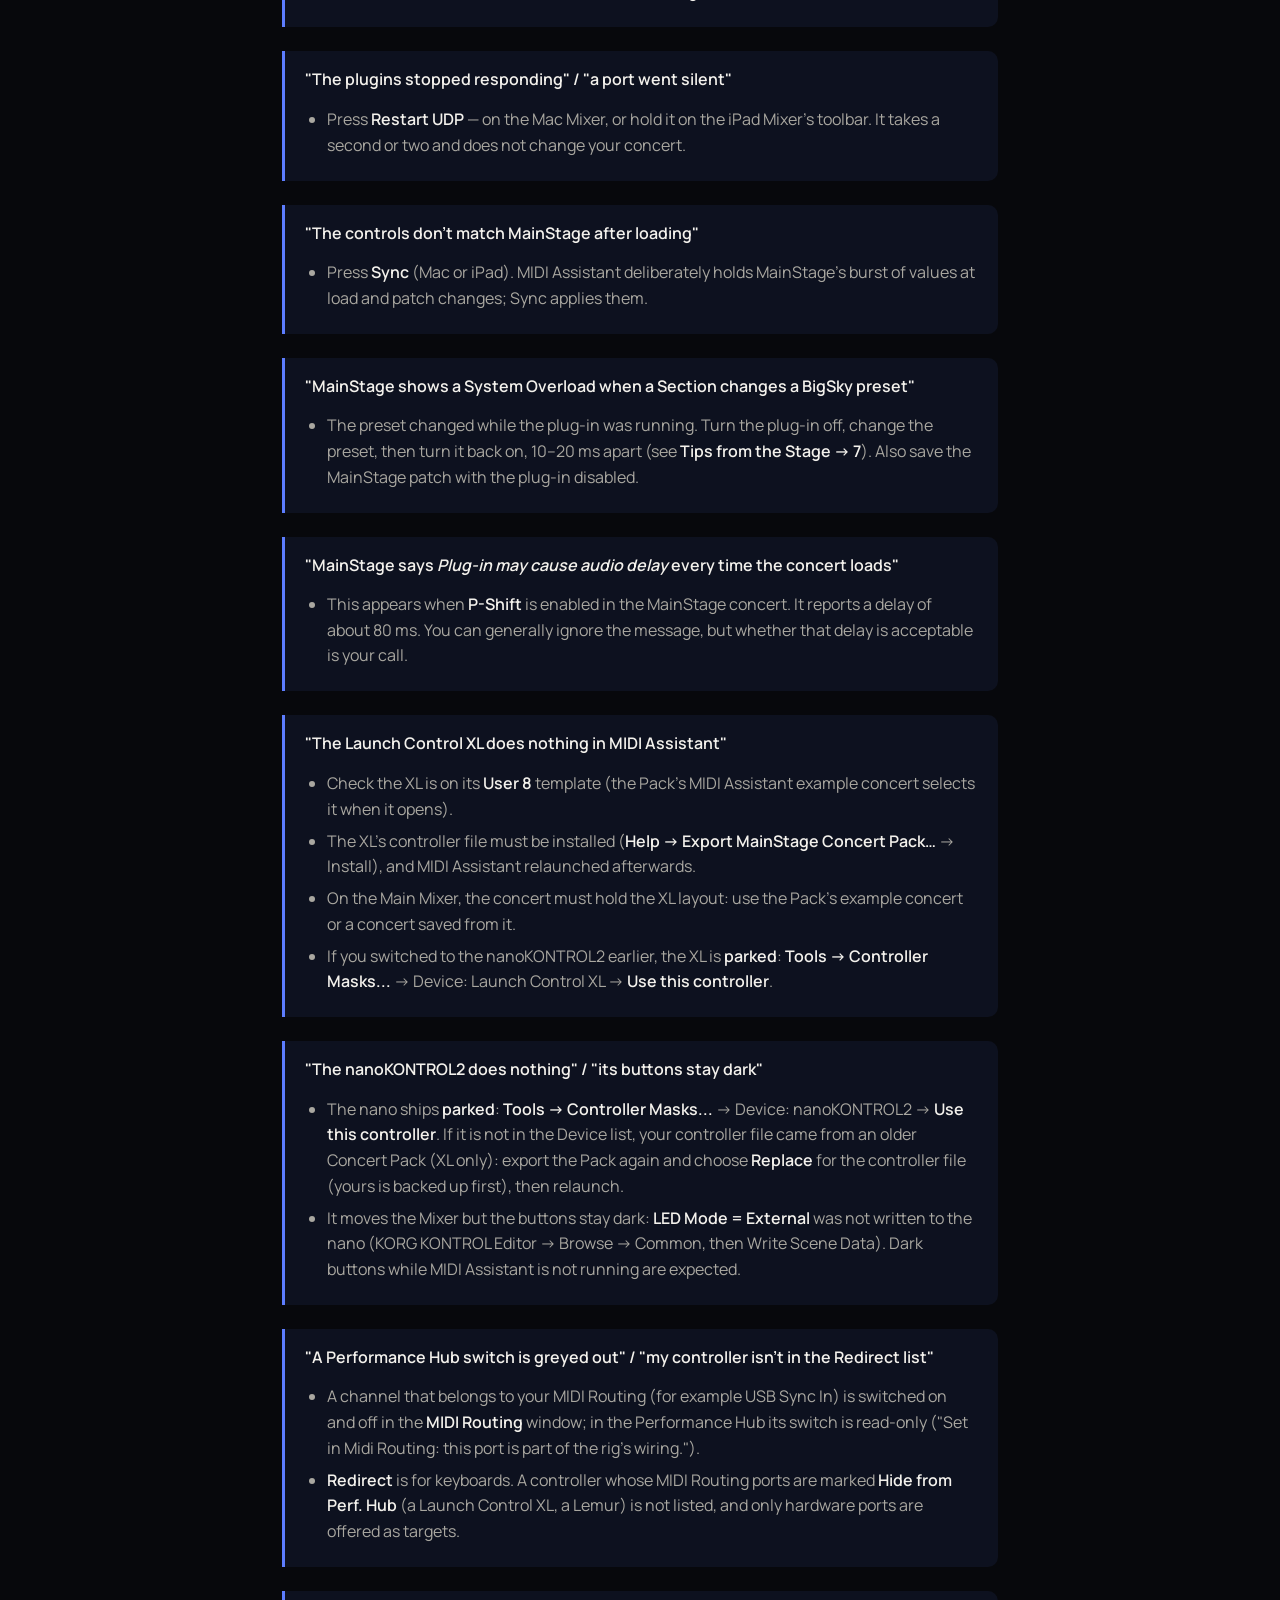
<file: guide.html>
<!DOCTYPE html>
<html lang="en">
<head>
    <meta charset="UTF-8">
    <meta name="viewport" content="width=device-width, initial-scale=1.0">
    <title>Musicians Guide | MIDI Assistant</title>
    <meta name="description" content="The MIDI Assistant Musicians Guide: what it is, the three pieces, what's new in 0.3.3, key concepts (tempo override, the Launch Control XL), setting up for your first gig, the iPad Remote layouts, workflow, tips, troubleshooting, and glossary.">
    <link rel="icon" type="image/png" href="assets/icon-mac-256.png">
    <link rel="stylesheet" href="style.css">
</head>
<body>
    <nav>
        <div class="wrap">
            <a class="brand" href="index.html"><img src="assets/icon-mac-256.png" alt="">MIDI Assistant <small>BackStage · for MainStage</small></a>
            <div class="links">
                <a href="features.html">Features</a>
                <a href="downloads.html">Downloads</a>
                <a href="guide.html">Guide</a>
                <a href="support.html">Support</a>
            </div>
        </div>
    </nav>

    <main><div class="wrap doc" style="padding-bottom:100px">
        <header class="page-head" style="padding-left:0;padding-right:0">
            <span class="eyebrow">Documentation</span>
            <h1>A Musician's Guide</h1>
            <p class="lead">Everything you need to go from install to first gig. Prefer paper? <a href="downloads/MIDI-Assistant-Musicians-Guide.pdf">Download the PDF</a>.</p>
        </header>

        <div class="toc">
            <strong>Contents</strong>
            <ol>
                <li><a href="#what">What is MIDI Assistant?</a></li>
                <li><a href="#pieces">The three pieces</a></li>
                <li><a href="#whats-new">What's new in 0.3.3</a></li>
                <li><a href="#new-032">New in 0.3.2</a></li>
                <li><a href="#use-cases">Real-world use cases</a></li>
                <li><a href="#concepts">Key concepts</a></li>
                <li><a href="#first-gig">Setting up for your first gig</a></li>
                <li><a href="#remote">The iPad Remote</a></li>
                <li><a href="#workflow">Concert workflow</a></li>
                <li><a href="#tips">Tips from the stage</a></li>
                <li><a href="#troubleshooting">Troubleshooting</a></li>
                <li><a href="#glossary">Glossary</a></li>
            </ol>
        </div>

        <h2 id="what">What is MIDI Assistant?</h2>
        <p><strong>MIDI Assistant</strong> is your backstage helper for Apple MainStage — a Mac app, an AUv3 plugin, and a companion iPad Remote that work together to give you superpowers MainStage doesn't have on its own:</p>
        <ul>
            <li><strong>Complex MIDI automation</strong> — fire sequences of MIDI events with a single button press</li>
            <li><strong>A real Mixer Console</strong> — a dedicated, fully customizable fader-and-matrix control surface for your whole rig</li>
            <li><strong>Smart routing</strong> — route and rename MIDI between controllers without rewiring anything in MainStage</li>
            <li><strong>A live performance surface</strong> — run the whole show from an iPad, in perfect sync with the Mac</li>
        </ul>

        <h2 id="pieces">The three pieces</h2>
        <table>
            <tr><th>Piece</th><th>What it's for</th></tr>
            <tr><td><strong>MIDI Assistant (Mac app)</strong></td><td>Where you build your rig: the Mixer, the Concert Editor, MIDI Routing, and Capture/Catalog tools.</td></tr>
            <tr><td><strong>AUv3 plugin (MidiAssistant Enhanced)</strong></td><td>Sits on each MainStage channel strip MIDI Assistant plays. In <strong>Host FX</strong> mode MIDI Assistant's processing runs inside the plugin, sample-accurate, alongside your instruments; in <strong>App</strong> mode the Mac app does the processing.</td></tr>
            <tr><td><strong>iPad Remote</strong></td><td>The surface you actually touch on stage — four interchangeable layouts, always in sync with the Mac.</td></tr>
        </table>

        <h2 id="whats-new">What's new in 0.3.3</h2>
        <table>
            <tr><th></th><th>What changed</th></tr>
            <tr><td>🥁 <strong>Tap, enter and override a tempo</strong></td><td>A tempo cluster on the Mac and iPad Mixer: tap a tempo, or hold the pad to type or dial an exact one, then <strong>OVERRIDE</strong> plays it in place of the Scenes' tempos. While one plays, line up the next with <strong>TAKE</strong>. See <strong>Tempo on the Fly</strong>.</td></tr>
            <tr><td>🎛️ <strong>Launch Control XL drives the Mixer</strong></td><td>The XL's <strong>User 8</strong> template moves the Mixer's faders, knobs and Matrix with soft pickup, its lights follow the app, and a two-button push opens a fader's Sub-Screen. See <strong>Hardware Controllers</strong>.</td></tr>
            <tr><td>🎚️ <strong>Korg nanoKONTROL2 too</strong></td><td>The nanoKONTROL2 drives the Mixer the same way: <strong>S</strong> opens a fader's Sub-Screen with one press, the transport buttons browse, focus and step layers, and its lights show what each button does. <strong>Use this controller</strong> in Controller Masks switches between the XL and the nano at once, no restart. See <strong>Hardware Controllers</strong>.</td></tr>
            <tr><td>🗺️ <strong>Controller Masks</strong></td><td><strong>Tools → Controller Masks...</strong> shows what every controller control does on each Sub-Screen and lets you change it, drawn with the controller's own rows: one <strong>Job</strong> button (such as <em>Enable</em>) for every plugin, SOLO layers for rehearsal, an optional Top row on the XL, and Main Mixer layers saved with the concert.</td></tr>
            <tr><td>📄 <strong>Page buttons</strong></td><td>On Mainstage Pads, Mainstage Synths and InstrGroup, a button can show a slot's page: map it to the slot fader (M1 → Sampler) and the press shows that page. A <strong>▸</strong> watermark marks it.</td></tr>
            <tr><td>🎹 <strong>Drone keys from buttons</strong></td><td><strong>+Oct</strong>, <strong>−Oct</strong> and <strong>ALL CLEAR</strong> on any free button, always lit, with their watermarks just above the keyboard.</td></tr>
            <tr><td>↕️ <strong>Reposition</strong></td><td>Knob stuck at its end stop? Press <strong>Bottom 7 + 8</strong> on the XL (<strong>R7 + R8</strong> on the nano), move it where you want; nothing is sent, and it picks up again with no jump.</td></tr>
            <tr><td>👀 <strong>Look, don't leap</strong></td><td>Tap <strong>MUTE</strong> to browse Scenes and Sections without moving the song; tap it again to jump once.</td></tr>
            <tr><td>📚 <strong>One name, one Scene in the Catalog</strong></td><td>Pushing a Scene whose name is already in the Catalog asks to <strong>Replace</strong>, and <strong>Refresh from Catalog…</strong> brings the Catalog's copy back. Every prompt warns before an older copy replaces a newer one.</td></tr>
            <tr><td>⚠️ <strong>Duplicate events shown</strong></td><td>The event list flags a Section that sets the same control twice (red when the values fight). Saving a capture into a Section asks before adding a second event for the same control.</td></tr>
            <tr><td>🔌 <strong>Start in any order</strong></td><td>Each plugin gets its settings a few seconds after MainStage loads it, so starting MainStage after MIDI Assistant no longer needs Restart UDP.</td></tr>
            <tr><td>🎹 <strong>Redirect is for keyboards</strong></td><td>The Hardware Redirector lists only keyboards and asks before redirecting. Your MIDI Routing always decides which controllers feed its ports; a concert can no longer cut one off.</td></tr>
            <tr><td>🧩 <strong>One plugin</strong></td><td><strong>MidiAssistant Enhanced</strong> is the only AUv3 plugin. Replace any "MidiAssistant Standard" left in a MainStage concert with Enhanced.</td></tr>
            <tr><td>📦 <strong>Concert Pack 1.4</strong></td><td>An updated MainStage concert and example concert, the XL's <strong>User 8</strong> template beside User 2, and the controller file for the XL and the nanoKONTROL2. <strong>Help → Export MainStage Concert Pack…</strong> exports the pack and offers to install the example concert and the controller file; the templates go into the XL with Novation Components.</td></tr>
        </table>

        <h2 id="new-032">New in 0.3.2</h2>
        <table>
            <tr><th></th><th>What changed</th></tr>
            <tr><td>📚 <strong>Catalog status at a glance</strong></td><td>The Setlist shows which Scenes are <strong>NEW</strong> (never saved to the Catalog) or <strong>CHANGED</strong> (different from the Catalog's copy), and <strong>Push All…</strong> saves them in one step.</td></tr>
            <tr><td>🎛️ <strong>Multis on the Master Patch</strong></td><td>Set a Master Patch's Multis once and every Scene under it uses them — no more propagating to each new Scene. A Scene can still override.</td></tr>
            <tr><td>📱 <strong>Restart UDP and Sync on the iPad</strong></td><td>The iPad Mixer's toolbar has both buttons, so you can bring the rig up without walking back to the Mac.</td></tr>
            <tr><td>👆 <strong>Steadier iPad faders</strong></td><td>A tap or double-tap on a fader never moves it; slide your finger to move it.</td></tr>
            <tr><td>🎹 <strong>MIDI channel control per instrument</strong></td><td>Each Performance Hub channel can listen to chosen keyboard channels and send them on another.</td></tr>
            <tr><td>🎚️ <strong>Velocity Curve + Compress</strong></td><td>Shape how hard you play into the sound, and squeeze it into a range — now in Host FX too.</td></tr>
            <tr><td>👻 <strong>Ghosts follow the Hub</strong></td><td>Ghost Controls mirroring Performance Hub settings (Input, velocity, processing mode, inserts) update live.</td></tr>
            <tr><td>🪟 <strong>Sub-Screens open themselves</strong></td><td>A Scene or Section can open the right Sub-Screen on the iPad.</td></tr>
            <tr><td>🎶 <strong>Held notes survive a mode switch</strong></td><td>Switching a channel between App mode and Host FX lets held chords ring until you release the keys.</td></tr>
        </table>

        <h2 id="use-cases">Real-world use cases</h2>
        <h3>1. One-button Scene changes</h3>
        <p><strong>The problem:</strong> changing from your verse sound to your chorus sound means hitting multiple buttons, changing patch, adjusting volume faders, and hoping you time it right.</p>
        <p><strong>The solution:</strong> tap a single Section button — on the Mac or the iPad Remote — and MIDI Assistant fires the whole cued sequence: program changes, fader ramps, patch swaps, all at once.</p>
        <h3>2. Tempo-synced transitions</h3>
        <p><strong>The problem:</strong> you want a filter sweep or volume fade that takes exactly 2 bars, every time, regardless of tempo — and you don't want it to jump when it starts.</p>
        <p><strong>The solution:</strong> convert a fader event to a <strong>Dynamic Ramp</strong>. MIDI Assistant reads the <em>actual current value</em> of the parameter and ramps smoothly from there to your target, timed in Bars, Beats, or Seconds, using Linear, Exponential, Logarithmic, or S-Curve shaping. No jump, no manual retiming when the tempo changes.</p>
        <h3>3. Controller name freedom</h3>
        <p><strong>The problem:</strong> MainStage knows your controller as "Network Session 1" or "Launch Control XL" and you can't rename it. Your mapping list becomes confusing.</p>
        <p><strong>The solution:</strong> MIDI Assistant creates a virtual port with any name you want and routes your controller through it via a <strong>Namespace</strong> — a logical tag like <code>Lead Synth</code> instead of a raw channel number. Swap the physical keyboard later, and you re-point one Namespace instead of hunting down every mapping.</p>

        <h2 id="concepts">Key concepts</h2>
        <h3>Scenes, Sections &amp; Master Patches</h3>
        <p>Think of a <strong>Scene</strong> as a song, and its <strong>Sections</strong> as the parts of that song (Intro, Verse, Chorus, etc.). Each Scene also carries a <strong>Master Patch</strong> — the actual MainStage or external-synth program it loads — plus its own list of MIDI events per Section.</p>
        <h3>Multis belong to the Master Patch</h3>
        <p>When a Mixer fader hosts a rack of instruments (for example an Omnisphere Multi), MIDI Assistant shows the names of what's loaded on that fader's Sub-Screen, so you <strong>read instead of remember</strong>.</p>
        <ul>
            <li><strong>Set them on the Master Patch.</strong> In the Master Patch inspector, the <strong>Multis</strong> section has one picker per instrument fader. Every Scene under that Master Patch uses those Multis — including Scenes you add later.</li>
            <li><strong>A Scene can override.</strong> The Scene inspector's <strong>Contextual Plugin Multis</strong> still works. Leave a fader on <strong>Master Patch (…)</strong> to follow the Master Patch; choose a Multi there to use it for that Scene only. The inspector marks a Scene value as <strong>overrides Master Patch</strong> or <strong>own copy</strong> (same value, but stored on the Scene, so it won't follow later Master Patch changes).</li>
            <li><strong>Older concerts</strong> keep their Scene values until you choose otherwise. To hand a concert over to its Master Patch: set the Master Patch's Multis, then press <strong>Clear Scene Overrides…</strong> in the Master Patch inspector (one step for all faders), or pick <strong>Master Patch (…)</strong> in a Scene and use <strong>Propagate to Match Master Patch</strong> (one fader at a time). Both can be undone with ⌘Z.</li>
            <li>A crossed-out entry marked <strong>no fader has this name</strong> is left over from a renamed fader; press <strong>Remove</strong>.</li>
        </ul>
        <h3>The Catalog</h3>
        <p>The <strong>Catalog</strong> is your library of Scenes, Master Patches and Presets, shared between concerts. Below <strong>Concert Start-Up Settings</strong> in the Setlist, a status line tells you how your setlist compares with it — for example <em>Catalog: 17 new · 16 changed</em> — and each Scene row shows a <strong>NEW</strong> or <strong>CHANGED</strong> badge (no badge means it's in sync).</p>
        <ul>
            <li><strong>One name, one Scene.</strong> The Catalog keeps one Scene per name. Pushing a Scene whose name is already in the Catalog asks to <strong>Replace</strong> it (or Cancel) instead of adding a second copy.</li>
            <li><strong>Push All…</strong> adds every NEW Scene, then lists each CHANGED Scene with both dates so you can choose <strong>Replace</strong> (overwrite the Catalog's copy) or <strong>Skip</strong> (the default). A Scene you renamed in the concert also offers <strong>Save as New</strong>. To keep both versions of any other Scene, Skip it here and use <strong>Save as New Scene…</strong> on its right-click menu. Master Patches whose Multis differ are listed too, with Replace or Skip.</li>
            <li>Right-click a Scene to push just that one; the menu says what will happen (<strong>Push to Catalog (New)</strong>, <strong>Replace in Catalog</strong>, or <strong>Catalog Is Up to Date</strong>). The same menu has <strong>Refresh from Catalog…</strong>, which brings the Catalog's copy into your concert (your concert keeps its own Master Patch), and <strong>Save as New Scene…</strong>, which needs a name not already in the Catalog.</li>
            <li>The Library and the inspector show when each copy was last edited and which is newer, and every prompt warns before an older copy replaces a newer one.</li>
            <li>Every Catalog save keeps a backup copy first, in the <code>backups</code> folder of your data folder.</li>
            <li>Scenes remember when their content last changed. Scenes saved before 0.3.2 show <em>unknown</em> until you next edit them.</li>
        </ul>
        <h3>Presets</h3>
        <p><strong>Presets</strong> are reusable event bundles, most often used for plugin/effect settings. Unlike a Scene (a whole song), a Preset is a portable chunk you can drop into any Section.</p>
        <ul>
            <li>Store your favorite reverb settings and recall them across multiple songs</li>
            <li>Trigger a Preset independently, or attach it to a button's ON/OFF actions</li>
            <li>Right-click a Preset in the Concert Editor and choose <strong>Add to Current Section</strong> to copy its events straight into the Section you're working on</li>
        </ul>
        <h3>The Mixer &amp; SubScreens</h3>
        <p>The <strong>Mixer Console</strong> is your main control deck — faders, a button matrix, and top/side utility buttons, all built dynamically from your Concert. When a rig has more depth than fits on one screen (32 Omnisphere matrix buttons, 40 organ drawbars), that complexity lives in a <strong>SubScreen</strong> — its own isolated control surface, reachable by pressing and holding (or right-clicking) a fader's name label.</p>
        <p>Need quick access to one deeply-nested SubScreen control without leaving the main Mixer? Create a <strong>Ghost Control</strong> — a lightweight reference that mirrors the original control's value, label, and behavior automatically.</p>
        <h3>Radio Groups &amp; Momentary buttons</h3>
        <p>Buttons default to <strong>Toggle</strong> (latching) behavior. Flip a button to <strong>Momentary</strong> for stutter effects or drum-pad style hits that only fire while held. Give several buttons the same <strong>Radio Group</strong>, and pressing one automatically turns the others off — perfect for "only one patch active at a time" selections.</p>
        <h3>Soft Takeover</h3>
        <p>Moving a scene to a new state can leave a physical (non-motorized) fader pointing at the wrong value. <strong>Soft Takeover</strong> prevents the jump: in <strong>Pickup</strong> mode the fader has to physically cross the current value before it takes control again; in <strong>Proportional</strong> mode it scales your movement so it catches up smoothly instead.</p>
        <h3>Fine moves on hardware knobs</h3>
        <p>Knobs with end stops, like those on the Launch Control XL Mk2, cover the full MIDI range of <strong>128 values (0–127)</strong> in less than one full turn, so each value is only a few degrees of travel. Two things follow:</p>
        <ul>
            <li><strong>A slow, small turn changes the value 1 point at a time.</strong> That is already the finest step MIDI allows, so fine-tuning is a matter of moving slowly and watching the value on the Mac or iPad.</li>
            <li><strong>A fast turn can skip values.</strong> The knob reports where it is, not every value in between. That is normal, and it is what makes a quick sweep feel quick.</li>
        </ul>
        <p>MIDI Assistant does not speed up or slow down your knob movements automatically, the way a computer mouse does. A mouse can do that because you can lift it and put it down again. A knob with end stops can't be lifted, so if the app scaled your movement, the knob would reach its end stop before the value reached its end.</p>
        <h3>Tempo on the fly: tap, enter, override</h3>
        <p>The band leader calls a medley, or the drummer pushes the tempo, and the song needs a tempo that isn't the one saved in its Scene. The <strong>tempo cluster</strong>, at the right of the Matrix on the Mac Mixer and the iPad's Mixer layout, gives you that tempo for as long as you need it. <strong>It never changes your Scenes.</strong></p>
        <p><strong>Nothing plays until you press OVERRIDE.</strong> Tapping or entering a tempo only gets it ready. The pad's colour tells you where you are: <strong>white</strong> = the Scene's tempo, <strong>amber</strong> = a tempo waiting (not playing yet), <strong>green</strong> = your tempo is playing.</p>
        <ul>
            <li><strong>Tap it.</strong> Tap the pad in time. A tempo appears after three taps, so a stray touch changes nothing. If you don't use it within 30 seconds, it goes away.</li>
            <li><strong>Enter it.</strong> When you know the number, <strong>press and hold</strong> the pad. On the iPad a keypad opens (decimals allowed, no computer keyboard needed); on the Mac, a number field. With a Launch Control XL, the <strong>right-most knob of the bottom row</strong> dials it, 1 BPM per click (2 per click on a big turn). A short tap on the pad, or <strong>SET</strong>, keeps the number; <strong>CLEAR TAP</strong> or <strong>CANCEL</strong> discards it.</li>
            <li><strong>Play it.</strong> <strong>OVERRIDE</strong> always says what it will do: <strong>PLAY 96</strong> plays a waiting tempo; <strong>ON</strong> means your tempo is playing, and pressing it returns to the Scene's tempo at once.</li>
            <li><strong>Keep it, or not.</strong> <strong>FROZEN</strong> (the default) keeps your tempo through every song change until you turn OVERRIDE off; the pad flashes briefly at each song change to remind you. <strong>UNTIL NEXT SCENE</strong> lets it go at the next song. <strong>HOLD</strong> keeps a waiting tempo ready without playing it.</li>
            <li><strong>Line up the next one (TAKE).</strong> While your tempo is playing, enter another one: it waits as <strong>NEXT 124</strong>, and OVERRIDE reads <strong>TAKE 124</strong>. In FROZEN it plays when you press TAKE, on cue. In UNTIL NEXT SCENE it plays by itself when the next song starts. Changed your mind? One press of <strong>CLEAR TAP</strong> drops it.</li>
            <li><strong>Put it under your hands.</strong> Any Matrix button, and through Controller Masks any Launch Control XL button, can be a Tap Tempo, Tempo Override, Hold / Frozen, Clear Tap or Clock button (Control Editor → Magic Wand → <strong>Transport</strong>). Holding a mapped Tap Tempo button opens Tempo Entry too, and on the XL the Override button flashes when a tempo is waiting.</li>
        </ul>
        <p>MainStage follows the new tempo through MIDI clock. Set MainStage to follow external clock, choose the port in <strong>Settings → Clock → Clock Output Port</strong>, and press <strong>CLOCK</strong> so it reads <strong>RUNNING</strong>.</p>
        <h3>Look, don't leap</h3>
        <p>Want to check what's coming without moving the song? Tap <strong>MUTE</strong> (on the Mixer's mode strip, Mac or iPad, or on the Launch Control XL). The arrows now move an orange <strong>LOOK</strong> highlight, and the Mac and iPad show the highlighted Scene with all its Sections. Tap <strong>MUTE</strong> again to jump there, once. <strong>DEVICE</strong>, or 30 seconds without a press, cancels. Your foot pedal keeps working while you look.</p>
        <h3>Hardware controllers</h3>
        <p>A Novation Launch Control XL or a Korg nanoKONTROL2 can drive MIDI Assistant's Mixer directly, with lights that follow the app. Pick the one you use in <strong>Tools → Controller Masks...</strong> → <strong>Use this controller</strong> (the other is parked; switching needs no restart).</p>
        <p><strong>The Launch Control XL</strong></p>
        <ul>
            <li><strong>Two templates, two jobs.</strong> <strong>User 8</strong> belongs to MIDI Assistant. <strong>User 2</strong> goes straight to MainStage, as before. The Concert Pack's MIDI Assistant example concert switches the XL to User 8 when it opens.</li>
            <li><strong>Set up once:</strong> send the Concert Pack's <strong>User 8</strong> template to the XL with Novation Components. Then let <strong>Help → Export MainStage Concert Pack…</strong> install the XL's controller file, and relaunch MIDI Assistant. Start from the Pack's example concert (or <strong>Save As</strong> from it): it holds the XL's Main Mixer layout.</li>
            <li><strong>On the Main Mixer:</strong> faders, knobs and the two button rows move the Mixer's faders, knobs and Matrix. The arrows change Scene and Section. Controls pick up smoothly, without jumping a value. Lights: bright = on, dim = off, dark = does nothing here.</li>
            <li><strong>Sub-Screens:</strong> press a column's <strong>Top and Bottom</strong> buttons together to open that fader's Sub-Screen, and again for its next one. The knobs and buttons then drive that screen. <strong>DEVICE</strong> switches between the screen and the Main Mixer. <strong>SOLO</strong> steps through the screen's extra layers.</li>
            <li><strong>Keep live controls on the first layer.</strong> SOLO layers are for rehearsal changes and building. If you run out of buttons for a live part, open the <strong>Top row</strong> in Controller Masks instead.</li>
            <li><strong>Controller Masks</strong> (<strong>Tools → Controller Masks...</strong>) shows what every XL control does on each Sub-Screen and lets you change it. The easiest kind of assignment is a <strong>Job</strong>, such as <em>Plugin Enable</em>: one button that switches the plugin on or off on whichever plugin's screen is open.</li>
            <li><strong>Reposition:</strong> a knob at its end stop with nowhere to go? Press <strong>Bottom 7 + 8</strong> together; they flash. Move the knob where you want it: nothing is sent. About a second after you stop, it picks up again from there, without a jump.</li>
        </ul>
        <p><strong>The nanoKONTROL2</strong></p>
        <ul>
            <li><strong>Set up once:</strong> keep the nano's factory layout, and in the <strong>KORG KONTROL Editor</strong> set <strong>LED Mode = External</strong> (Browse → Common), then Write Scene Data, so the app lights its buttons. Then tick <strong>Use this controller</strong> for it.</li>
            <li><strong>S</strong> opens a fader's Sub-Screen with one press. <strong>Play</strong> switches between the screen and the Main Mixer, <strong>◀◀ / ▶▶</strong> step the layers back and forward, <strong>Cycle</strong> browses ("Look, don't leap"; <strong>Stop</strong> cancels), <strong>Track</strong> and <strong>Marker</strong> change Scene and Section, and <strong>R7 + R8</strong> is Reposition.</li>
            <li>Lights are on or off: a lit S / M / R button does something on this screen; <strong>S</strong> shows where you are.</li>
        </ul>
        <p><strong>Both</strong></p>
        <ul>
            <li><strong>Watermarks</strong> on the Mac and iPad show which controller control drives each control. The <strong>eye</strong> cycles Off → Faint → Clear (clear for building).</li>
            <li><strong>Page buttons:</strong> on screens that change page from their faders (Mainstage Pads), map a button to the slot fader and its press shows that page. The lit button is the page showing; a <strong>▸</strong> watermark marks it.</li>
            <li><strong>Drone keys:</strong> put <strong>+Oct</strong>, <strong>−Oct</strong> and <strong>ALL CLEAR</strong> on free buttons; they stay lit, and their watermarks sit just above the keyboard.</li>
        </ul>
        <h3>MIDI channels and velocity, per instrument</h3>
        <p>Each channel in the <strong>Performance Hub</strong> has two small controls next to its key range:</p>
        <ul>
            <li><strong>Input</strong> — which MIDI channels this instrument listens to. <strong>Omni</strong> listens to everything; switch it off to tick only the channels you want (handy for a keyboard that sends a layered split on channels 1 and 2). <strong>Send on</strong> moves a channel to another one on the way to the instrument. <strong>Reset to Omni, Same</strong> puts it back.</li>
            <li><strong>Velocity</strong> — a <strong>curve</strong> (Linear, Soft 1–2, Hard 1–3, Fixed) followed by <strong>Compress</strong>, which scales every note into a Low–High range. Every note still plays and the shape of your dynamics is kept, only squeezed — useful when a sound is too jumpy for the room. Works in App mode and in Host FX.</li>
        </ul>
        <p>Both can be changed from a Scene, a Section, a Preset or a Ghost Control, so a song can set its own touch.</p>
        <h3>The Legato Engine</h3>
        <p>Changing scenes mid-chord shouldn't cut your sustain dead. MIDI Assistant's Legato Engine keeps the old patch sounding until you actually release those notes, then cleans up automatically — no special playing technique required.</p>
        <p>The same applies when you switch a channel between <strong>App mode</strong> (shown as <strong>Hub Processing</strong> in the Performance Hub) and <strong>Host FX</strong>: notes you're holding keep sounding until you lift the keys. Channels using a Priority (mono/legato) mode still release at the switch, for stability.</p>

        <h2 id="first-gig">Setting up for your first gig</h2>
        <h3>What you'll need</h3>
        <ol>
            <li><strong>MIDI Assistant</strong> installed on your Mac (macOS 13 or later)</li>
            <li><strong>MainStage</strong>, with the <strong>MidiAssistant Enhanced</strong> AUv3 plugin on each channel strip MIDI Assistant plays (the Concert Pack's MainStage concert is set up this way)</li>
            <li><strong>MIDI Assistant Remote</strong> on your iPad, on the same local network as your Mac</li>
            <li><strong>Your controllers</strong> (Lemur, Launch Control XL, hardware keyboards, etc.)</li>
        </ol>
        <h3>Quick start</h3>
        <ol>
            <li><strong>Open MIDI Assistant</strong> on your Mac.</li>
            <li><strong>Open the MIDI Routing window</strong> and set up your virtual ports and hardware interceptions — this is where physical controllers get routed and (optionally) renamed via Namespaces.</li>
            <li><strong>Open MIDI Assistant Remote</strong> on your iPad; it connects to the Mac automatically over your local network.</li>
            <li><strong>Build your first Concert</strong> in the Concert Editor: add a Scene, rename <code>Section 1</code> to something real (<code>Intro</code>), and set a Master Patch trigger so the right sound loads with it.</li>
            <li><strong>Switch to the Performance Hub</strong> (Mac) or the Remote's <strong>Stage</strong> or <strong>Mixer</strong> layout to run the show live.</li>
        </ol>

        <h2 id="remote">The iPad Remote: four ways to look at the same show</h2>
        <p>Switch layouts from the toolbar's mode menu — no reconnecting, no lost state:</p>
        <table>
            <tr><th>Mode</th><th>Use it when…</th></tr>
            <tr><td><strong>Compact</strong></td><td>You want the smallest footprint alongside other apps.</td></tr>
            <tr><td><strong>Stage</strong></td><td>The iPad <em>is</em> the show — big touch targets, big labels.</td></tr>
            <tr><td><strong>Setlist</strong></td><td>You just need to pick the next song.</td></tr>
            <tr><td><strong>Mixer</strong></td><td>You want the fader-grid mixer, iPad-side.</td></tr>
        </table>
        <p>Tap a Section pill to jump straight to it. Tap the Scene name for a menu of every Scene and Section — a direct jump from anywhere to anywhere. If a Section has a duration, tap its progress bar to pause or resume the countdown.</p>
        <h3>Mixer toolbar: Restart UDP and Sync</h3>
        <p>The Mixer layout's toolbar has the same two rig buttons as the Mac Mixer:</p>
        <ul>
            <li><strong>SYNC</strong> (tap) — pulls in the values MainStage announced when it loaded or changed patch, so every control on the Mac and iPad matches MainStage. It sends no MIDI.</li>
            <li><strong>RESTART UDP</strong> (<strong>press and hold</strong> until the green fill completes) — restarts MIDI Assistant's routing engine and reconnects the plugins in MainStage. A quick tap only shows <strong>HOLD</strong>: on stage, a stray touch must never cut your sound. It shows <strong>SENT</strong> when it fires.</li>
        </ul>
        <h3>Faders</h3>
        <ul>
            <li><strong>Slide</strong> to move a fader. A <strong>tap or double-tap</strong> on a fader never changes its value — it only selects the fader (yellow label) for the nudge buttons. The nudge buttons sit behind the switch at the top of the mode strip: <strong>+ / −</strong> shows them, <strong>MODES</strong> goes back to DEVICE / MUTE / SOLO (it also goes back by itself after 10 seconds).</li>
            <li><strong>Double-tap the name label</strong> under a fader to open its Sub-Screen; <strong>press and hold</strong> the label for the list of Sub-Screens.</li>
        </ul>
        <h3>Sub-Screens that open themselves</h3>
        <p>A Scene can open a Sub-Screen on the iPad when it starts (<strong>Auto-Open View</strong> in the Scene inspector), and a Section can do the same with an <strong>Open Sub-Screen (iPad)</strong> event. You can always navigate away; nothing re-opens until the next Scene or event asks.</p>

        <h2 id="workflow">A day in the life: Concert workflow</h2>
        <h3>Before the gig</h3>
        <ol>
            <li><strong>Build or update your Concert</strong> in the Concert Editor — Scenes, Sections, Master Patch triggers.</li>
            <li><strong>Dial in your rig's routing profile</strong> for the venue (a simple solo setup vs. a full band rig with multiple controllers).</li>
            <li><strong>Use Ad-Hoc Capture</strong> to grab a perfect soundcheck balance straight into a Section, instead of hand-typing every fader value.</li>
        </ol>
        <h3>During the gig</h3>
        <ol>
            <li><strong>Launch MIDI Assistant</strong> on the Mac; open MainStage.</li>
            <li><strong>Run the show from the Performance Hub</strong> (Mac) or the <strong>iPad Remote</strong> — whichever surface you're actually standing behind.</li>
            <li><strong>Hit your Section buttons</strong> and let the Legato Engine, Dynamic Ramps, and Soft Takeover handle the details.</li>
        </ol>
        <h3>After the gig</h3>
        <ol>
            <li><strong>Save any on-the-fly Ad-Hoc Presets</strong> you want to keep.</li>
            <li><strong>Review anything that felt off</strong> — a Section that ran long, a fader that jumped — and adjust.</li>
        </ol>

        <h2 id="tips">Tips from the stage</h2>
        <h4>1. Always test before the gig</h4>
        <p>Play through your setlist end to end with the actual rig connected, not just on the bench.</p>
        <h4>2. Use descriptive names</h4>
        <p>Name your Sections "Intro", "Verse 1", "Chorus" — not "Section 1", "Section 2". Your future self will thank you.</p>
        <h4>3. Start simple</h4>
        <p>Get basic routing and one Scene working before layering on Ramps, Ghost Controls, and SubScreens. Build up gradually.</p>
        <h4>4. Capture instead of retyping</h4>
        <p>If a mix sounds perfect at soundcheck, use <strong>Snapshot → Save Ad-Hoc Preset</strong> rather than hand-entering thirty CC values.</p>
        <h4>5. Lean on Dynamic Ramps for safety</h4>
        <p>A ramp always starts from the fader's <em>real</em> current position — it can't jump, even if the previous Section left things in an unexpected state.</p>
        <h4>6. Glance at the Catalog line before you close</h4>
        <p>If the Setlist says <em>Catalog: N new · M changed</em>, press <strong>Push All…</strong> before you leave — that's your library catching up with tonight's work.</p>
        <h4>7. Change heavy effect presets in three quick steps</h4>
        <p>Changing presets on a heavy effect plug-in, such as the BigSky reverb, while it is running can make MainStage show a <strong>System Overload</strong>. To avoid that, give the Section three events, each with its own <strong>Delay Offset</strong> (in the Event Editor):</p>
        <table>
            <tr><th>Delay Offset</th><th>Event</th></tr>
            <tr><td>0 ms</td><td>Turn the plug-in <strong>off</strong> (its Enabled / bypass control)</td></tr>
            <tr><td>10–20 ms later</td><td>Send the <strong>preset change</strong></td></tr>
            <tr><td>10–20 ms after that</td><td>Turn the plug-in back <strong>on</strong></td></tr>
        </table>
        <p>For example: off at 0 ms, preset at 20 ms, on at 40 ms. The whole change is over within about 60 ms, too quickly to hear, and MainStage shows no overload.</p>
        <p><strong>Save the MainStage patch with the plug-in disabled.</strong> Loading the concert then doesn't load the heavy plug-in in its running state. Your Section events switch it on when the song needs it.</p>

        <h2 id="troubleshooting">Troubleshooting</h2>
        <div class="callout"><p><strong>"My iPad isn't syncing with the Mac"</strong></p><ul><li>Confirm both devices are on the same local Wi-Fi network (or a stable wired/ad-hoc connection).</li><li>Check macOS's local-network permission prompt for MIDI Assistant hasn't been dismissed as Deny.</li></ul></div>
        <div class="callout"><p><strong>"My hardware fader jumped when I changed scenes"</strong></p><ul><li>Turn on <strong>Soft Takeover</strong> for that port in the MIDI Routing window, and pick Pickup or Proportional depending on feel.</li></ul></div>
        <div class="callout"><p><strong>"A fader feels noisy or twitchy when I'm not touching it"</strong></p><ul><li>That's electrical jitter from the analog control. The <strong>Jitter Lock Filter</strong> handles this automatically, but check the port's routing settings if it still seems too sensitive or too sluggish.</li></ul></div>
        <div class="callout"><p><strong>"Host FX Mode in MainStage isn't responding"</strong></p><ul><li>Confirm the AUv3 plugin is loaded on the correct channel strip and that its Processing Mode is set to <strong>Host FX</strong> rather than <strong>Hub Processing</strong> in the Performance Hub.</li></ul></div>
        <div class="callout"><p><strong>"The plugins stopped responding" / "a port went silent"</strong></p><ul><li>Press <strong>Restart UDP</strong> — on the Mac Mixer, or hold it on the iPad Mixer's toolbar. It takes a second or two and does not change your concert.</li></ul></div>
        <div class="callout"><p><strong>"The controls don't match MainStage after loading"</strong></p><ul><li>Press <strong>Sync</strong> (Mac or iPad). MIDI Assistant deliberately holds MainStage's burst of values at load and patch changes; Sync applies them.</li></ul></div>
        <div class="callout"><p><strong>"MainStage shows a System Overload when a Section changes a BigSky preset"</strong></p><ul><li>The preset changed while the plug-in was running. Turn the plug-in off, change the preset, then turn it back on, 10–20 ms apart (see <strong>Tips from the Stage → 7</strong>). Also save the MainStage patch with the plug-in disabled.</li></ul></div>
        <div class="callout"><p><strong>"MainStage says <em>Plug-in may cause audio delay</em> every time the concert loads"</strong></p><ul><li>This appears when <strong>P-Shift</strong> is enabled in the MainStage concert. It reports a delay of about 80 ms. You can generally ignore the message, but whether that delay is acceptable is your call.</li></ul></div>
        <div class="callout"><p><strong>"The Launch Control XL does nothing in MIDI Assistant"</strong></p><ul><li>Check the XL is on its <strong>User 8</strong> template (the Pack's MIDI Assistant example concert selects it when it opens).</li><li>The XL's controller file must be installed (<strong>Help → Export MainStage Concert Pack…</strong> → Install), and MIDI Assistant relaunched afterwards.</li><li>On the Main Mixer, the concert must hold the XL layout: use the Pack's example concert or a concert saved from it.</li><li>If you switched to the nanoKONTROL2 earlier, the XL is <strong>parked</strong>: <strong>Tools → Controller Masks...</strong> → Device: Launch Control XL → <strong>Use this controller</strong>.</li></ul></div>
        <div class="callout"><p><strong>"The nanoKONTROL2 does nothing" / "its buttons stay dark"</strong></p><ul><li>The nano ships <strong>parked</strong>: <strong>Tools → Controller Masks...</strong> → Device: nanoKONTROL2 → <strong>Use this controller</strong>. If it is not in the Device list, your controller file came from an older Concert Pack (XL only): export the Pack again and choose <strong>Replace</strong> for the controller file (yours is backed up first), then relaunch.</li><li>It moves the Mixer but the buttons stay dark: <strong>LED Mode = External</strong> was not written to the nano (KORG KONTROL Editor → Browse → Common, then Write Scene Data). Dark buttons while MIDI Assistant is not running are expected.</li></ul></div>
        <div class="callout"><p><strong>"A Performance Hub switch is greyed out" / "my controller isn't in the Redirect list"</strong></p><ul><li>A channel that belongs to your MIDI Routing (for example USB Sync In) is switched on and off in the <strong>MIDI Routing</strong> window; in the Performance Hub its switch is read-only ("Set in Midi Routing: this port is part of the rig's wiring.").</li><li><strong>Redirect</strong> is for keyboards. A controller whose MIDI Routing ports are marked <strong>Hide from Perf. Hub</strong> (a Launch Control XL, a Lemur) is not listed, and only hardware ports are offered as targets.</li></ul></div>
        <div class="callout"><p><strong>"MainStage says MidiAssistant Standard is unavailable"</strong></p><ul><li>Since 0.3.3 only <strong>MidiAssistant Enhanced</strong> ships. Replace Standard with Enhanced on that channel strip. If MainStage still lists Standard, quit MainStage and open it again so it rescans its plug-ins.</li></ul></div>
        <div class="callout"><p><strong>"I pressed OVERRIDE but MainStage's tempo didn't change"</strong></p><ul><li>MainStage hears the new tempo only through MIDI clock. Check that <strong>CLOCK</strong> reads <strong>RUNNING</strong>, that <strong>Settings → Clock → Clock Output Port</strong> names the port MainStage listens on (a change there needs a relaunch), and that MainStage is set to follow external clock.</li><li>If the pad is <strong>amber</strong>, the tempo is still waiting: OVERRIDE reads <strong>PLAY</strong> or <strong>TAKE</strong>, and a press plays it.</li></ul></div>
        <div class="callout"><p><strong>"I set a Multi on the Master Patch but a Scene still shows the old one"</strong></p><ul><li>That Scene has its own value, which overrides. In the Scene inspector pick <strong>Master Patch (…)</strong> for that fader, or press <strong>Clear Scene Overrides…</strong> in the Master Patch inspector.</li></ul></div>

        <h2 id="glossary">Glossary</h2>
        <table>
            <tr><th>Term</th><th>Meaning</th></tr>
            <tr><td><strong>Concert</strong></td><td>Your full setlist — every Scene, Section, and mapping for a show.</td></tr>
            <tr><td><strong>Scene</strong></td><td>A song in your setlist.</td></tr>
            <tr><td><strong>Section</strong></td><td>A part of a Scene (Intro, Verse, Chorus, etc.).</td></tr>
            <tr><td><strong>Master Patch</strong></td><td>The actual MainStage/external-synth program a Scene loads.</td></tr>
            <tr><td><strong>Preset</strong></td><td>A reusable, saved bundle of MIDI events.</td></tr>
            <tr><td><strong>Namespace</strong></td><td>A logical tag standing in for a hardware channel, so mappings survive a gear swap.</td></tr>
            <tr><td><strong>SubScreen</strong></td><td>An isolated control surface for a deep instrument's parameters.</td></tr>
            <tr><td><strong>Ghost Control</strong></td><td>A lightweight reference that mirrors another control's value on the main Mixer.</td></tr>
            <tr><td><strong>Radio Group</strong></td><td>A set of buttons where turning one on turns the others off.</td></tr>
            <tr><td><strong>Dynamic Ramp</strong></td><td>A smooth, jump-free transition from a parameter's live value to a target.</td></tr>
            <tr><td><strong>Soft Takeover</strong></td><td>Prevents a physical fader from causing a value jump after a scene change.</td></tr>
            <tr><td><strong>Legato Engine</strong></td><td>Keeps a sustained chord alive across a scene change until it's released.</td></tr>
            <tr><td><strong>Catalog</strong></td><td>Your library of Scenes, Master Patches and Presets, shared between concerts.</td></tr>
            <tr><td><strong>Multi</strong></td><td>The named set of instruments loaded under one Mixer fader (e.g. an Omnisphere Multi). Set on the Master Patch; a Scene may override.</td></tr>
            <tr><td><strong>Override</strong></td><td>A value stored on a Scene that takes the place of its Master Patch's. (Not the same as <strong>Tempo Override</strong>.)</td></tr>
            <tr><td><strong>Tempo Override</strong></td><td>A tempo from the tempo cluster that plays in place of the Scenes' saved tempos until you turn it off. It never changes a Scene.</td></tr>
            <tr><td><strong>Tempo Entry</strong></td><td>Hold the tempo pad to type or dial an exact tempo instead of tapping it.</td></tr>
            <tr><td><strong>TAKE</strong></td><td>What OVERRIDE reads while one tempo plays and the next one waits: press it to play the waiting tempo.</td></tr>
            <tr><td><strong>Controller Masks</strong></td><td>What each Launch Control XL control does: on the Main Mixer (stored in the concert) and on each Sub-Screen (your rig's roles, edited in Tools → Controller Masks).</td></tr>
            <tr><td><strong>Role / Job</strong></td><td>A role tells an XL knob or button which control to drive on a Sub-Screen. A <strong>Job</strong> is a role that works on every screen with that kind of control, such as <em>Plugin Enable</em>.</td></tr>
            <tr><td><strong>SOLO layer</strong></td><td>An extra set of XL assignments for a Sub-Screen, reached with SOLO. For rehearsal and building; live controls stay on the first layer.</td></tr>
            <tr><td><strong>Reposition</strong></td><td>Bottom 7 + 8 on the XL: move knobs and faders without sending anything, so they line up again.</td></tr>
            <tr><td><strong>App mode / Host FX</strong></td><td>Where a Performance Hub channel's processing runs: in the Mac app (shown as <strong>Hub Processing</strong>) or in the plugin inside MainStage.</td></tr>
            <tr><td><strong>Compress</strong></td><td>Scales every note's velocity into a Low–High range after the Velocity Curve.</td></tr>
        </table>

        <h2>Need help?</h2>
        <p>Email <a href="mailto:support@midiassistant.com">support@midiassistant.com</a> or visit the <a href="support.html">Support page</a>.</p>
    </div></main>

    <footer>
        <div class="wrap">
            <div>&copy; 2026 <a href="https://rodwilsonmusic.com">Rod Wilson Music</a>. All rights reserved.</div>
            <div>
                <a href="features.html">Features</a>
                <a href="downloads.html">Downloads</a>
                <a href="guide.html">Guide</a>
                <a href="support.html">Support</a>
                <a href="privacy.html">Privacy</a>
            </div>
        </div>
    </footer>
    <script src="site.js"></script>
</body>
</html>
</file>
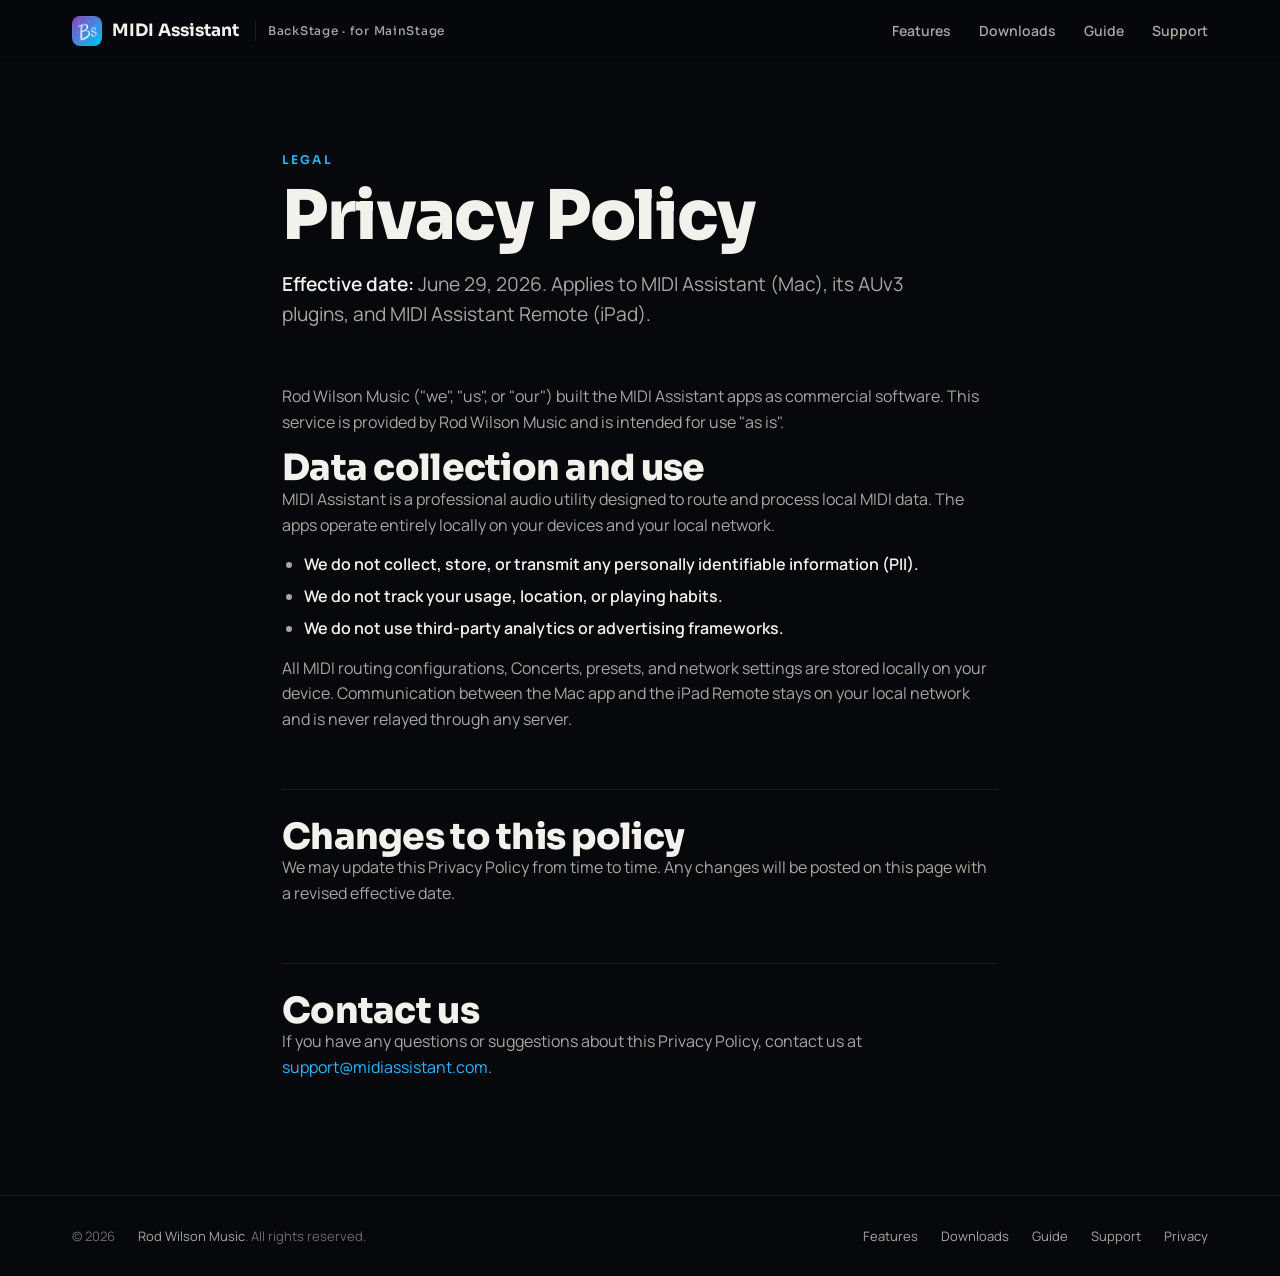
<file: privacy.html>
<!DOCTYPE html>
<html lang="en">
<head>
    <meta charset="UTF-8">
    <meta name="viewport" content="width=device-width, initial-scale=1.0">
    <title>Privacy Policy | MIDI Assistant</title>
    <meta name="description" content="MIDI Assistant's privacy policy: the app runs entirely locally, collects no personal data, and uses no analytics or advertising frameworks.">
    <link rel="icon" type="image/png" href="assets/icon-mac-256.png">
    <link rel="stylesheet" href="style.css">
</head>
<body>
    <nav>
        <div class="wrap">
            <a class="brand" href="index.html"><img src="assets/icon-mac-256.png" alt="">MIDI Assistant <small>BackStage · for MainStage</small></a>
            <div class="links">
                <a href="features.html">Features</a>
                <a href="downloads.html">Downloads</a>
                <a href="guide.html">Guide</a>
                <a href="support.html">Support</a>
            </div>
        </div>
    </nav>

    <main><div class="wrap doc" style="padding-bottom:100px">
        <header class="page-head" style="padding-left:0;padding-right:0">
            <span class="eyebrow">Legal</span>
            <h1>Privacy Policy</h1>
            <p class="lead"><strong>Effective date:</strong> June 29, 2026. Applies to MIDI Assistant (Mac), its AUv3 plugins, and MIDI Assistant Remote (iPad).</p>
        </header>

        <p>Rod Wilson Music ("we", "us", or "our") built the MIDI Assistant apps as commercial software. This service is provided by Rod Wilson Music and is intended for use "as is".</p>

        <h2>Data collection and use</h2>
        <p>MIDI Assistant is a professional audio utility designed to route and process local MIDI data. The apps operate entirely locally on your devices and your local network.</p>
        <ul>
            <li><strong>We do not collect, store, or transmit any personally identifiable information (PII).</strong></li>
            <li><strong>We do not track your usage, location, or playing habits.</strong></li>
            <li><strong>We do not use third-party analytics or advertising frameworks.</strong></li>
        </ul>
        <p>All MIDI routing configurations, Concerts, presets, and network settings are stored locally on your device. Communication between the Mac app and the iPad Remote stays on your local network and is never relayed through any server.</p>

        <h2>Changes to this policy</h2>
        <p>We may update this Privacy Policy from time to time. Any changes will be posted on this page with a revised effective date.</p>

        <h2>Contact us</h2>
        <p>If you have any questions or suggestions about this Privacy Policy, contact us at <a href="mailto:support@midiassistant.com">support@midiassistant.com</a>.</p>
        </div></main>

    <footer>
        <div class="wrap">
            <div>&copy; 2026 <a href="https://rodwilsonmusic.com">Rod Wilson Music</a>. All rights reserved.</div>
            <div>
                <a href="features.html">Features</a>
                <a href="downloads.html">Downloads</a>
                <a href="guide.html">Guide</a>
                <a href="support.html">Support</a>
                <a href="privacy.html">Privacy</a>
            </div>
        </div>
    </footer>
    <script src="site.js"></script>
</body>
</html>
</file>
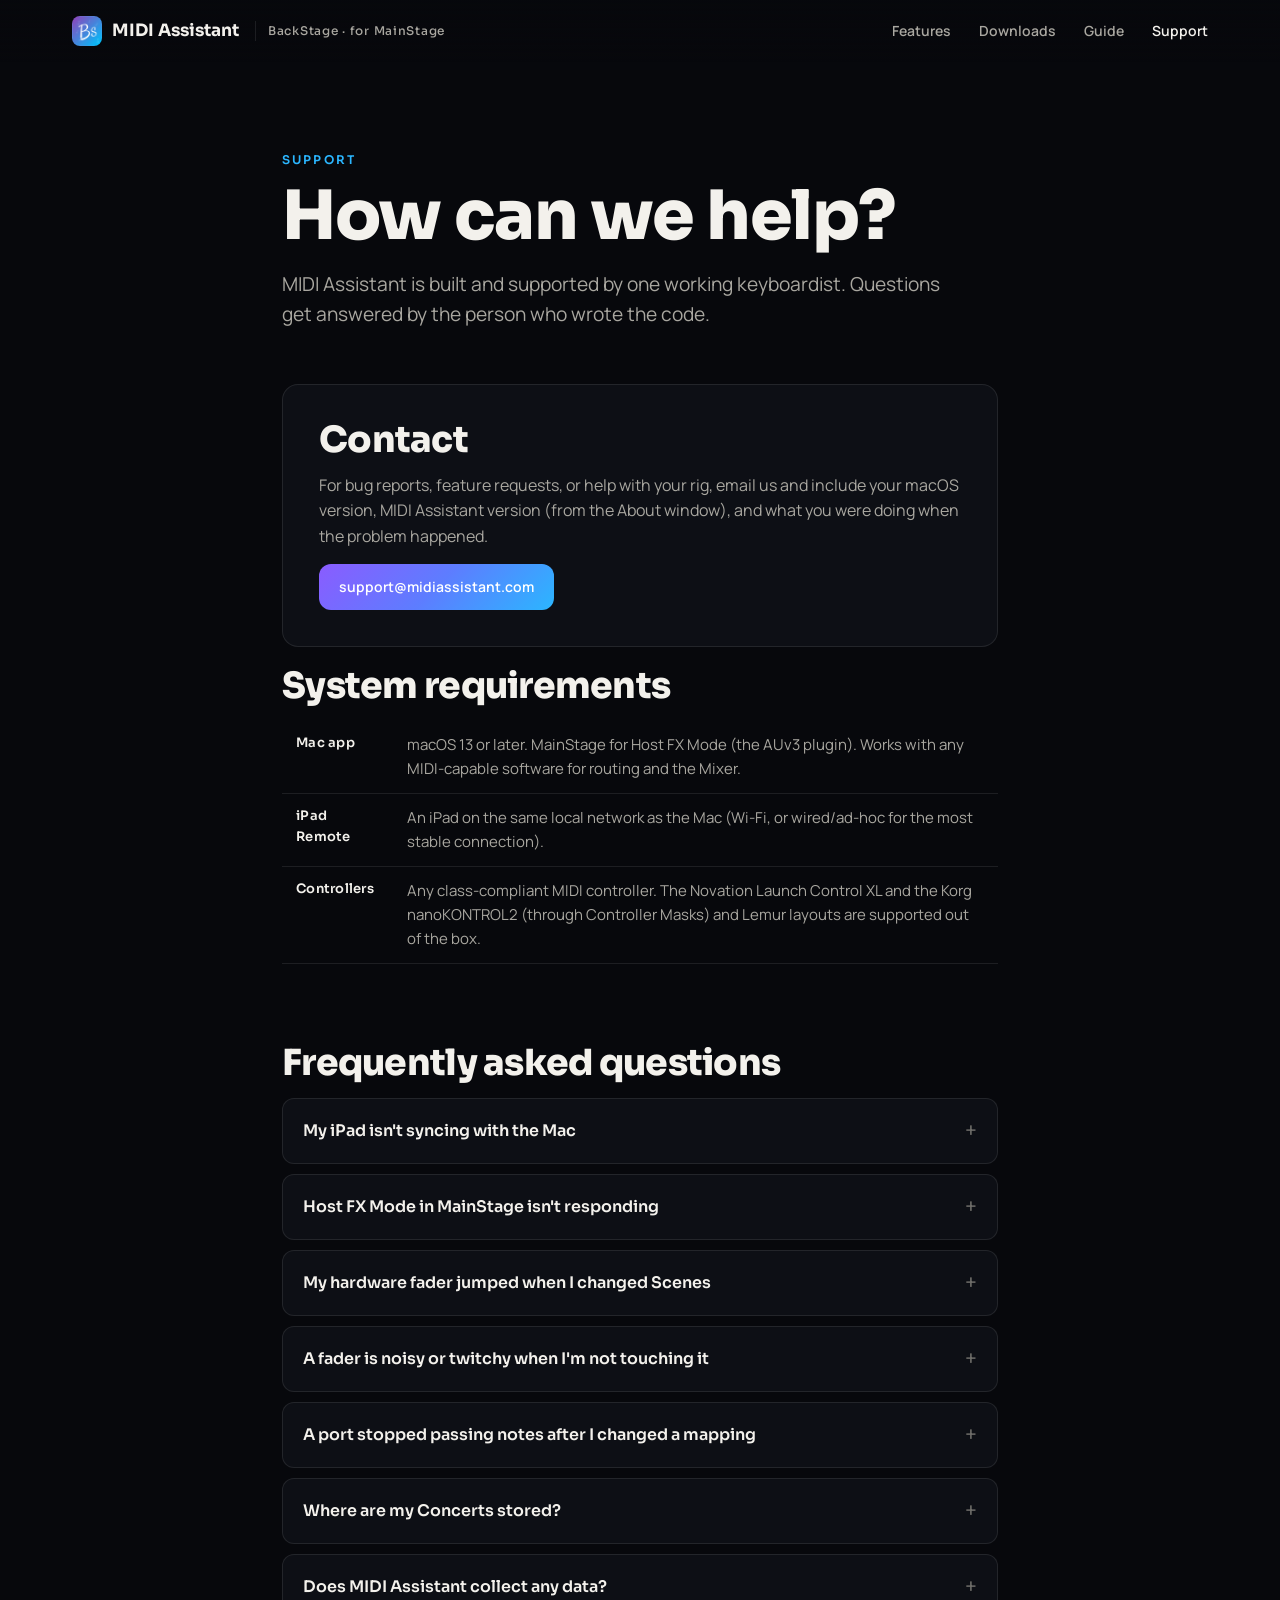
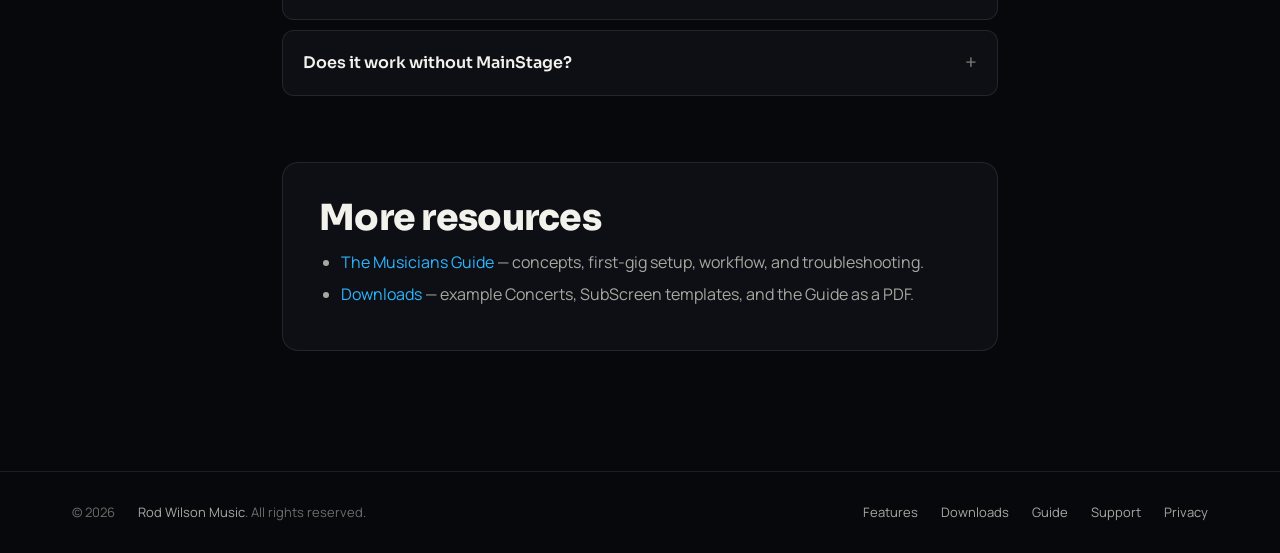
<file: support.html>
<!DOCTYPE html>
<html lang="en">
<head>
    <meta charset="UTF-8">
    <meta name="viewport" content="width=device-width, initial-scale=1.0">
    <title>Support | MIDI Assistant</title>
    <meta name="description" content="Get help with MIDI Assistant: system requirements, frequently asked questions, troubleshooting for routing, the iPad Remote, and Host FX Mode, and how to contact the developer.">
    <link rel="icon" type="image/png" href="assets/icon-mac-256.png">
    <link rel="stylesheet" href="style.css">
</head>
<body>
    <nav>
        <div class="wrap">
            <a class="brand" href="index.html"><img src="assets/icon-mac-256.png" alt="">MIDI Assistant <small>BackStage · for MainStage</small></a>
            <div class="links">
                <a href="features.html">Features</a>
                <a href="downloads.html">Downloads</a>
                <a href="guide.html">Guide</a>
                <a href="support.html">Support</a>
            </div>
        </div>
    </nav>

    <main><div class="wrap doc" style="padding-bottom:100px">
        <header class="page-head" style="padding-left:0;padding-right:0">
            <span class="eyebrow">Support</span>
            <h1>How can we help?</h1>
            <p class="lead">MIDI Assistant is built and supported by one working keyboardist. Questions get answered by the person who wrote the code.</p>
        </header>

        <section class="panel" style="padding:36px">
            <h2>Contact</h2>
            <p>For bug reports, feature requests, or help with your rig, email us and include your macOS version, MIDI Assistant version (from the About window), and what you were doing when the problem happened.</p>
            <a href="mailto:support@midiassistant.com" class="btn">support@midiassistant.com</a>
        </section>

        <section style="padding:0 0 56px">
            <h2 style="margin-bottom:16px">System requirements</h2>
            <table>
                <tr><th>Mac app</th><td>macOS 13 or later. MainStage for Host FX Mode (the AUv3 plugin). Works with any MIDI-capable software for routing and the Mixer.</td></tr>
                <tr><th>iPad Remote</th><td>An iPad on the same local network as the Mac (Wi-Fi, or wired/ad-hoc for the most stable connection).</td></tr>
                <tr><th>Controllers</th><td>Any class-compliant MIDI controller. The Novation Launch Control XL and the Korg nanoKONTROL2 (through Controller Masks) and Lemur layouts are supported out of the box.</td></tr>
            </table>
        </section>

        <section style="padding:0 0 56px">
            <h2 style="margin-bottom:16px">Frequently asked questions</h2>

            <details>
                <summary>My iPad isn't syncing with the Mac</summary>
                <ul>
                    <li>Confirm both devices are on the same local Wi-Fi network, or use a stable wired/ad-hoc connection.</li>
                    <li>Check that macOS's local-network permission prompt for MIDI Assistant wasn't dismissed as <strong>Deny</strong> (System Settings → Privacy &amp; Security → Local Network).</li>
                    <li>Make sure no firewall is blocking local UDP traffic between the two devices.</li>
                </ul>
            </details>

            <details>
                <summary>Host FX Mode in MainStage isn't responding</summary>
                <ul>
                    <li>Confirm the MIDI Assistant AUv3 plugin is loaded on the channel strip you want to control.</li>
                    <li>In the Performance Hub, check the Processing Mode is set to <strong>Host FX</strong> rather than <strong>Hub Processing</strong>.</li>
                    <li>If MainStage was open before MIDI Assistant was installed, restart MainStage so it rescans plugins.</li>
                </ul>
            </details>

            <details>
                <summary>My hardware fader jumped when I changed Scenes</summary>
                <p>Turn on <strong>Soft Takeover</strong> for that port in the MIDI Routing window. <strong>Pickup</strong> waits for the fader to cross the current value; <strong>Proportional</strong> scales your movement so it catches up smoothly. Pick whichever feels right for the control.</p>
            </details>

            <details>
                <summary>A fader is noisy or twitchy when I'm not touching it</summary>
                <p>That's electrical jitter from the analog control. The <strong>Jitter Lock Filter</strong> handles it automatically; if it still seems too sensitive or too sluggish, check the port's routing settings.</p>
            </details>

            <details>
                <summary>A port stopped passing notes after I changed a mapping</summary>
                <p>Check the port's <strong>Namespace</strong> and active-state settings in the MIDI Routing window before assuming a fault. A port whose Namespace isn't active for the current Scene is muted by design — that's what lets you switch rigs per Scene.</p>
            </details>

            <details>
                <summary>Where are my Concerts stored?</summary>
                <p>In <code>~/Documents/MidiAssistantData</code> by default. You can choose a different folder in Settings; MIDI Assistant remembers it between launches.</p>
            </details>

            <details>
                <summary>Does MIDI Assistant collect any data?</summary>
                <p>No. It runs entirely on your device and local network, collects no personal information, and uses no analytics or advertising frameworks. See the <a href="privacy.html">Privacy Policy</a>.</p>
            </details>

            <details>
                <summary>Does it work without MainStage?</summary>
                <p>Yes. Host FX Mode is MainStage-specific, but the Mixer, Concert Editor, and routing engine speak standard MIDI and work alongside Logic Pro, Ableton Live, or any other MIDI-capable software.</p>
            </details>
        </section>

        <section class="panel" style="padding:36px">
            <h2>More resources</h2>
            <ul style="margin-bottom:0">
                <li><a href="guide.html">The Musicians Guide</a> — concepts, first-gig setup, workflow, and troubleshooting.</li>
                <li><a href="downloads.html">Downloads</a> — example Concerts, SubScreen templates, and the Guide as a PDF.</li>
            </ul>
        </section>
        </div></main>

    <footer>
        <div class="wrap">
            <div>&copy; 2026 <a href="https://rodwilsonmusic.com">Rod Wilson Music</a>. All rights reserved.</div>
            <div>
                <a href="features.html">Features</a>
                <a href="downloads.html">Downloads</a>
                <a href="guide.html">Guide</a>
                <a href="support.html">Support</a>
                <a href="privacy.html">Privacy</a>
            </div>
        </div>
    </footer>
    <script src="site.js"></script>
</body>
</html>
</file>
<file: style.css>
@import url('https://fonts.googleapis.com/css2?family=Sora:wght@400;600;700;800&family=Manrope:wght@400;500;600&display=swap');

:root {
  --bg: #07080c;
  --bg2: #0d0f15;
  --text: #f3f1ec;
  --muted: #a9a7a0;
  --faint: #6d6c68;
  --line: rgba(255, 255, 255, .09);
  --line-strong: rgba(255, 255, 255, .18);
  --accent: #5d7dff;
  --accent2: #2bb6ff;
  --grad: linear-gradient(135deg, #8a5cff, #5d7dff 50%, #2bb6ff);
  --display: 'Sora', system-ui, sans-serif;
  --body: 'Manrope', system-ui, sans-serif;
  --max: 1200px;
  --radius: 16px;
}

* { box-sizing: border-box; margin: 0; padding: 0; }
html { scroll-behavior: smooth; overflow-x: hidden; }
body {
  background: var(--bg);
  color: var(--text);
  font-family: var(--body);
  line-height: 1.6;
  -webkit-font-smoothing: antialiased;
  overflow-x: hidden;
  display: flex;
  flex-direction: column;
  min-height: 100vh;
}
a { color: var(--accent2); text-decoration: none; }
a:hover { text-decoration: underline; }
h1, h2, h3, h4 { font-family: var(--display); letter-spacing: -.02em; line-height: 1.05; }
h1 { font-size: clamp(40px, 6.4vw, 88px); font-weight: 800; }
h2 { font-size: clamp(30px, 4.2vw, 52px); font-weight: 800; }
h3 { font-size: 20px; font-weight: 600; }
h4 { font-size: 15px; font-weight: 600; }
p { color: var(--muted); }
strong { color: var(--text); font-weight: 600; }
ul, ol { color: var(--muted); padding-left: 1.4rem; }
li { margin-bottom: .4rem; }
code {
  font-family: ui-monospace, SFMono-Regular, Menlo, monospace;
  font-size: .9em; background: rgba(255,255,255,.06); padding: .1em .4em; border-radius: 5px; color: var(--text);
}
.wrap { width: 100%; max-width: var(--max); margin: 0 auto; padding: 0 32px; }
.eyebrow {
  font-family: var(--display); font-size: 12px; letter-spacing: .18em; text-transform: uppercase;
  color: var(--accent2); font-weight: 600; display: block;
}
.grad { background: var(--grad); -webkit-background-clip: text; background-clip: text; -webkit-text-fill-color: transparent; }
.lead { font-size: clamp(17px, 1.5vw, 20px); max-width: 620px; }
main { flex: 1; }
section { padding: 100px 0; }
.section-head { max-width: 640px; margin-bottom: 48px; }
.section-head h2 { margin: 10px 0 14px; }
.section-head p { font-size: 17px; }

/* ---------- Nav ---------- */
nav {
  position: fixed; inset: 0 0 auto 0; z-index: 50; padding: 16px 0;
  background: linear-gradient(rgba(7,8,12,.92), rgba(7,8,12,0));
  transition: background .3s ease, backdrop-filter .3s ease;
}
nav.solid { background: rgba(7,8,12,.82); backdrop-filter: blur(14px); -webkit-backdrop-filter: blur(14px); border-bottom: 1px solid var(--line); }
nav .wrap { display: flex; align-items: center; justify-content: space-between; gap: 16px; }
.brand { display: flex; align-items: center; gap: 10px; font-family: var(--display); font-weight: 700; font-size: 17px; color: var(--text); }
.brand:hover { text-decoration: none; }
.brand img { width: 30px; height: 30px; border-radius: 8px; }
.brand small { font-weight: 500; color: var(--muted); font-size: 12px; letter-spacing: .06em; margin-left: 6px; padding-left: 12px; border-left: 1px solid var(--line); }
.links { display: flex; gap: 28px; font-size: 14px; font-weight: 600; }
.links a { color: var(--muted); }
.links a:hover, .links a[aria-current="page"] { color: var(--text); text-decoration: none; }

/* ---------- Buttons ---------- */
.ctas { display: flex; gap: 12px; flex-wrap: wrap; align-items: center; }
.store {
  display: inline-flex; align-items: center; gap: 10px; background: #fff; color: #000;
  padding: 10px 18px 10px 14px; border-radius: 12px; line-height: 1.1; transition: transform .15s, opacity .15s;
}
.store:hover { transform: translateY(-2px); text-decoration: none; }
.store svg { width: 22px; height: 22px; flex: none; }
.store small { display: block; font-size: 10px; font-weight: 600; opacity: .7; letter-spacing: .02em; }
.store b { display: block; font-family: var(--display); font-size: 16px; font-weight: 700; }
.store.pending { opacity: .45; pointer-events: none; }
.btn {
  display: inline-flex; align-items: center; gap: 8px; padding: 12px 20px; border-radius: 12px;
  font-weight: 600; font-size: 14px; color: #fff; background: var(--grad); transition: transform .15s, box-shadow .15s;
}
.btn:hover { transform: translateY(-1px); box-shadow: 0 8px 24px rgba(93,125,255,.35); text-decoration: none; }
.btn.ghost { background: rgba(255,255,255,.06); border: 1px solid rgba(255,255,255,.25); backdrop-filter: blur(8px); color: var(--text); }
.btn.ghost:hover { box-shadow: none; background: rgba(255,255,255,.1); }

/* ---------- Hero (video stage) ---------- */
.hero {
  position: relative; height: 100svh; min-height: 720px; max-height: 1040px;
  display: flex; align-items: flex-start; overflow: hidden; isolation: isolate; padding: 0;
}
.stage {
  position: absolute; left: 50%; top: 50%; width: 1280px; height: 720px;
  transform: translate(-50%, -50%) scale(var(--s, 1)); transform-origin: center;
  background: url(assets/stage-poster.jpg) center/cover;
}
.stage video { position: absolute; inset: 0; width: 1280px; height: 720px; object-fit: fill; opacity: 0; transition: opacity .9s linear; }
.stage .screen { position: absolute; left: 0; top: 0; width: 1400px; height: 1050px; transform-origin: 0 0; filter: brightness(.88) saturate(.95); opacity: .96; }
.stage .screen.lap { width: 1600px; height: 1005px; filter: brightness(.62) saturate(.9); opacity: .94; }
.stage .glow { position: absolute; left: 0; top: 0; width: 1400px; height: 1050px; transform-origin: 0 0; background: radial-gradient(60% 60% at 50% 50%, rgba(140,180,255,.16), transparent 70%); mix-blend-mode: screen; pointer-events: none; }
.hero .scrim {
  position: absolute; inset: 0; z-index: 1;
  background: linear-gradient(180deg, rgba(7,8,12,.96) 0%, rgba(7,8,12,.86) 26%, rgba(7,8,12,.45) 44%, rgba(7,8,12,.08) 60%, rgba(7,8,12,0) 80%, rgba(7,8,12,.9) 100%);
}
.hero .wrap { position: relative; z-index: 2; padding-top: 118px; text-align: center; display: flex; flex-direction: column; align-items: center; }
.hero h1 { margin-top: 14px; max-width: 14ch; text-shadow: 0 2px 30px rgba(0,0,0,.6); }
.hero .lead { margin: 18px auto 24px; color: #d9d7d1; text-shadow: 0 1px 20px rgba(0,0,0,.7); }
.hero .ctas { justify-content: center; }
.pricing { margin: 14px auto 0; max-width: 620px; font-size: 14px; color: var(--faint); }
.pricing strong { color: #fff; font-weight: 600; }
.hero .pricing { text-shadow: 0 1px 20px rgba(0,0,0,.7); }
.cta .pricing { margin-top: 12px; }
.hero .note { position: absolute; right: 32px; bottom: 20px; z-index: 2; font-size: 12px; color: var(--faint); }
@media (prefers-reduced-motion: reduce) { .stage video { display: none; } }

/* ---------- Page header (inner pages) ---------- */
.page-head { padding: 150px 0 40px; }
.page-head h1 { margin: 12px 0 16px; font-size: clamp(36px, 5.4vw, 68px); }
.page-head .lead { max-width: 680px; }

/* ---------- Strip ---------- */
.strip { border-top: 1px solid var(--line); border-bottom: 1px solid var(--line); background: var(--bg2); padding: 0; }
.strip .wrap { display: grid; grid-template-columns: repeat(3, 1fr); }
.strip .cell { padding: 36px 28px; border-left: 1px solid var(--line); }
.strip .cell:first-child { border-left: 0; padding-left: 0; }
.strip .tag { font-size: 11px; letter-spacing: .16em; text-transform: uppercase; color: var(--faint); font-weight: 600; }
.strip h3 { margin: 6px 0 8px; }
.strip p { font-size: 14.5px; }

/* ---------- Diagram ---------- */
.diagram { position: relative; height: 640px; }
.diagram svg { position: absolute; inset: 0; width: 100%; height: 100%; }
.diagram svg path { fill: none; stroke: rgba(255,255,255,.13); stroke-width: 1.5; }
.node { position: absolute; background: var(--bg2); border: 1px solid var(--line); border-radius: var(--radius); padding: 14px; box-shadow: 0 20px 60px rgba(0,0,0,.5); }
.node .lab { font-size: 11px; letter-spacing: .14em; text-transform: uppercase; color: var(--faint); font-weight: 600; margin-bottom: 8px; }
.node img { display: block; border-radius: 8px; width: 100%; }
.node.text { padding: 18px 20px; }
.node.text h4 { margin-bottom: 4px; }
.node.text p { font-size: 13px; line-height: 1.45; }
.ipad {
  position: absolute; left: 50%; top: 50%; transform: translate(-50%, -50%); width: 440px; padding: 12px;
  background: #111; border-radius: 22px; border: 1px solid var(--line-strong);
  box-shadow: 0 0 0 1px #000, 0 40px 100px rgba(0,0,0,.7), 0 0 80px rgba(93,125,255,.25);
}
.ipad img { display: block; width: 100%; border-radius: 12px; }
.ipad .lab { position: absolute; left: 50%; transform: translateX(-50%); bottom: -34px; font-size: 12px; letter-spacing: .14em; text-transform: uppercase; color: var(--accent2); font-weight: 600; white-space: nowrap; }
.pulse {
  position: absolute; width: 10px; height: 10px; border-radius: 50%; background: #fff;
  box-shadow: 0 0 12px 4px rgba(93,125,255,.8), 0 0 30px 8px rgba(43,182,255,.35);
  offset-rotate: 0deg; animation: travel 3.2s cubic-bezier(.4,0,.6,1) infinite;
}
@keyframes travel { 0% { offset-distance: 0%; opacity: 0; } 8% { opacity: 1; } 85% { opacity: 1; } 100% { offset-distance: 100%; opacity: 0; } }
@media (prefers-reduced-motion: reduce) { .pulse { animation: none; display: none; } }

/* ---------- Photo band ---------- */
.band { position: relative; min-height: 620px; display: flex; align-items: center; isolation: isolate; overflow: hidden; padding: 0; }
.band .bg { position: absolute; inset: 0; background: url(assets/nord.jpg) center 40%/cover no-repeat; }
.band .scrim { position: absolute; inset: 0; background: linear-gradient(90deg, rgba(7,8,12,.96) 0%, rgba(7,8,12,.85) 35%, rgba(7,8,12,.2) 70%, rgba(7,8,12,.5) 100%); }
.band .wrap { position: relative; z-index: 1; padding: 90px 32px; }
.band h2 { max-width: 12ch; margin: 10px 0 18px; }
.band ul { list-style: none; padding: 0; display: grid; gap: 14px; max-width: 520px; margin-top: 26px; }
.band li { display: grid; grid-template-columns: auto 1fr; gap: 14px; align-items: start; font-size: 15.5px; }
.band li i { width: 22px; height: 22px; border-radius: 50%; background: var(--grad); display: grid; place-items: center; margin-top: 3px; }
.band li i svg { width: 12px; height: 12px; stroke: #fff; stroke-width: 3; fill: none; }

/* ---------- Cards & grids ---------- */
.grid { display: grid; gap: 18px; }
.grid.cols-2 { grid-template-columns: repeat(2, 1fr); }
.grid.cols-3 { grid-template-columns: repeat(3, 1fr); }
.card {
  border: 1px solid var(--line); border-radius: 18px; padding: 26px;
  background: linear-gradient(180deg, rgba(255,255,255,.035), rgba(255,255,255,.01));
  transition: border-color .2s, transform .2s;
}
.card:hover { border-color: var(--line-strong); transform: translateY(-2px); }
.card svg.ic { width: 26px; height: 26px; stroke: var(--accent2); fill: none; stroke-width: 1.6; stroke-linecap: round; stroke-linejoin: round; margin-bottom: 16px; }
.card h3 { font-size: 18px; margin-bottom: 8px; }
.card p { font-size: 14.5px; }
.card p:last-child { margin-bottom: 0; }
.panel { border: 1px solid var(--line); border-radius: var(--radius); padding: 36px; background: var(--bg2); margin-bottom: 20px; }
.panel h2 { font-size: clamp(26px, 3vw, 36px); margin: 8px 0 14px; }
.panel p { margin-bottom: 12px; }
.panel ul { margin-bottom: 8px; }
.frame { border-radius: 14px; overflow: hidden; border: 1px solid var(--line); box-shadow: 0 30px 80px rgba(0,0,0,.55); }
.frame img { display: block; width: 100%; }
.split { display: grid; grid-template-columns: 5fr 7fr; gap: 56px; align-items: center; }
.split.flip { grid-template-columns: 7fr 5fr; }
.split.flip .copy { order: 2; }
.split h2 { font-size: clamp(28px, 3.4vw, 44px); margin: 10px 0 14px; }
.split p { font-size: 16px; }

/* ---------- Remote layouts row ---------- */
.row4 { display: grid; grid-template-columns: repeat(4, 1fr); gap: 22px; }
.row4 figure { text-align: center; }
.row4 .dev { background: #111; border-radius: 14px; padding: 7px; border: 1px solid var(--line-strong); box-shadow: 0 24px 60px rgba(0,0,0,.6); }
.row4 .dev img { display: block; width: 100%; aspect-ratio: 4/3; object-fit: contain; background: #000; border-radius: 8px; }
.row4 .soon { aspect-ratio: 4/3; display: grid; place-items: center; color: var(--faint); font-size: 12px; letter-spacing: .14em; text-transform: uppercase; border: 1px dashed var(--line); border-radius: 8px; }
.row4 figcaption { margin-top: 16px; font-family: var(--display); font-size: 18px; font-weight: 600; }
.row4 figcaption small { display: block; font-family: var(--body); font-size: 13px; color: var(--muted); margin-top: 4px; font-weight: 400; }

/* ---------- Horizontal gallery ---------- */
.scroller { display: grid; grid-auto-flow: column; grid-auto-columns: min(78vw, 560px); gap: 18px; overflow-x: auto; scroll-snap-type: x mandatory; padding: 6px 32px 22px; margin: 0 -32px; scrollbar-width: none; }
.scroller::-webkit-scrollbar { display: none; }
.shot { scroll-snap-align: start; background: var(--bg2); border: 1px solid var(--line); border-radius: 14px; padding: 10px; }
.shot img { display: block; width: 100%; border-radius: 8px; }
.shot .cap { display: flex; justify-content: space-between; padding: 12px 6px 4px; font-size: 13px; }
.shot .cap b { font-family: var(--display); font-weight: 600; }
.shot .cap span { font-size: 11px; color: var(--accent2); letter-spacing: .08em; text-transform: uppercase; }

/* ---------- CTA ---------- */
.cta { padding: 40px 0 120px; }
.cta .box { position: relative; border-radius: 28px; overflow: hidden; padding: 80px 48px; text-align: center; isolation: isolate; }
.cta .bg { position: absolute; inset: 0; background: url(assets/stage-still.jpg) center 55%/cover; filter: saturate(.7); }
.cta .scrim { position: absolute; inset: 0; background: radial-gradient(70% 90% at 50% 50%, rgba(7,8,12,.75), rgba(7,8,12,.95)); }
.cta .in { position: relative; z-index: 1; }
.cta h2 { margin-bottom: 14px; }
.cta p { font-size: 17px; max-width: 520px; margin: 0 auto 30px; }
.cta .ctas { justify-content: center; }

/* ---------- Downloads ---------- */
.dl-list { display: flex; flex-direction: column; gap: 14px; }
.dl { display: grid; grid-template-columns: 1fr auto; gap: 24px; align-items: center; background: var(--bg2); border: 1px solid var(--line); border-radius: var(--radius); padding: 24px 28px; }
.dl h3 { margin-bottom: 4px; }
.dl p { margin-bottom: 8px; font-size: 15px; }
.dl .meta { font-size: 12px; color: var(--faint); display: flex; gap: 14px; flex-wrap: wrap; letter-spacing: .04em; }
.dl.soon { opacity: .55; }
.dl.soon .btn { pointer-events: none; }

/* ---------- Tables, docs, FAQ ---------- */
table { width: 100%; border-collapse: collapse; margin: 16px 0 24px; font-size: 15px; }
th, td { text-align: left; padding: 12px 14px; border-bottom: 1px solid var(--line); vertical-align: top; }
th { color: var(--text); font-family: var(--display); font-weight: 600; font-size: 13px; letter-spacing: .02em; }
td { color: var(--muted); }
.doc { max-width: 780px; }
.doc h2 { font-size: clamp(26px, 3vw, 36px); margin-top: 56px; padding-top: 28px; border-top: 1px solid var(--line); }
.doc h2:first-of-type { margin-top: 0; padding-top: 0; border-top: 0; }
.doc h3 { margin: 28px 0 8px; }
.doc h4 { margin: 20px 0 6px; color: var(--text); }
.doc p, .doc ul, .doc ol { margin-bottom: 14px; }
.doc .callout { border-left: 3px solid var(--accent); background: rgba(93,125,255,.08); padding: 16px 20px; border-radius: 0 10px 10px 0; margin: 16px 0 24px; }
.doc .callout p:last-child, .doc .callout ul:last-child { margin-bottom: 0; }
.toc { background: var(--bg2); border: 1px solid var(--line); border-radius: var(--radius); padding: 20px 24px; margin-bottom: 40px; font-size: 15px; }
.toc strong { display: block; margin-bottom: 8px; font-family: var(--display); }
.toc ol { margin: 0; columns: 2; column-gap: 32px; }
.toc li { break-inside: avoid; }
details { border: 1px solid var(--line); border-radius: 12px; background: var(--bg2); margin-bottom: 10px; padding: 0 20px; }
summary { cursor: pointer; padding: 16px 0; font-family: var(--display); font-weight: 600; color: var(--text); list-style: none; display: flex; justify-content: space-between; align-items: center; gap: 16px; }
summary::-webkit-details-marker { display: none; }
summary::after { content: '+'; color: var(--faint); font-weight: 400; font-size: 20px; }
details[open] summary::after { content: '–'; }
details p, details ul { padding-bottom: 16px; }

/* ---------- Footer ---------- */
footer { border-top: 1px solid var(--line); padding: 30px 0; font-size: 13px; color: var(--faint); }
footer .wrap { display: flex; justify-content: space-between; flex-wrap: wrap; gap: 12px; }
footer a { color: var(--muted); margin-left: 20px; }

/* ---------- Responsive ---------- */
@media (max-width: 900px) {
  .links { display: none; }
  section { padding: 72px 0; }
  .strip .wrap { grid-template-columns: 1fr; }
  .strip .cell { border-left: 0; padding: 26px 0; border-top: 1px solid var(--line); }
  .strip .cell:first-child { border-top: 0; }
  .diagram { height: auto; display: grid; gap: 14px; }
  .diagram svg, .pulse { display: none; }
  .node { position: static; width: 100%; }
  .ipad { position: relative; left: auto; top: auto; transform: none; width: 100%; }
  .ipad { margin: 0 0 44px; }
  .grid.cols-3 { grid-template-columns: 1fr 1fr; }
  .band .scrim { background: linear-gradient(180deg, rgba(7,8,12,.3), rgba(7,8,12,.95) 60%); }
  .split, .split.flip { grid-template-columns: 1fr; gap: 28px; }
  .split.flip .copy { order: 0; }
  .row4 { grid-template-columns: 1fr 1fr; }
  .cta .box { padding: 56px 24px; }
  .page-head { padding-top: 120px; }
}
@media (max-width: 600px) {
  .wrap { padding: 0 16px; }
  .grid.cols-2, .grid.cols-3, .row4 { grid-template-columns: 1fr; }
  .panel, .card { padding: 22px; }
  .dl { grid-template-columns: 1fr; }
  .toc ol { columns: 1; }
  .scroller { padding: 6px 16px 22px; margin: 0 -16px; }
  .hero { min-height: 640px; }
  .hero .note { display: none; }
  .brand small { display: none; }
}
</file>
